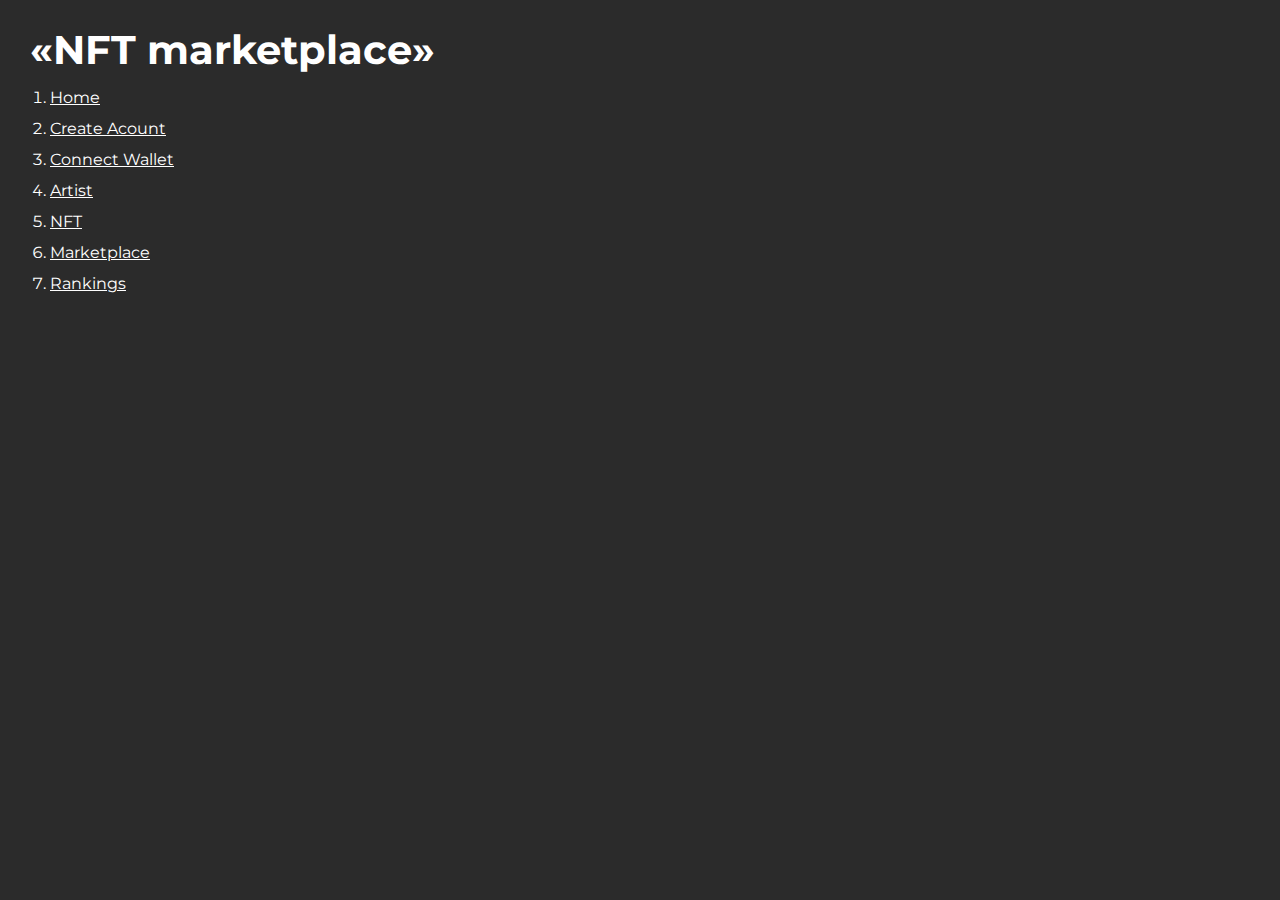
<file: index.html>
<!DOCTYPE html>
<html lang="en">

<head>
	<meta charset="UTF-8">
	<meta name="viewport" content="width=device-width, initial-scale=1.0">
	<title>Верстка «NFT marketplace»</title>
	<style>
		@import url("https://fonts.googleapis.com/css?family=Montserrat:regular,700&display=swap");

		*,
		*::before,
		*::after {
			padding: 0px;
			margin: 0px;
			border: 0px;
			box-sizing: border-box;
		}

		html,
		body {
			height: 100%;
			margin: 0;
			padding: 0;
			min-width: 320px;
			width: 100%;
			color: #fff;
			background-color: #2B2B2B;
			;
		}

		body {
			font-family: Montserrat;
			font-size: 100%;
			line-height: 1;
			font-size: 1rem;
		}

		a {
			text-decoration: underline;
			color: #fff;
		}

		a:visited {
			text-decoration: underline;
			color: #A259FF;
		}

		a:hover {
			text-decoration: none;
		}

		ul li {
			list-style: none;
		}

		img {
			vertical-align: top;
		}

		.wrapper {
			width: 100%;
			min-height: 100%;
			overflow: hidden;
		}

		.rootpage {
			padding: 30px;
			display: flex;
			flex-direction: column;
			align-items: flex-start;
		}

		@media (max-width: 767px) {
			.rootpage {
				padding: 30px 15px;
			}
		}

		h1 {
			color: #fff;
			font-size: 2.5rem;
			margin: 0px 0px 1.25rem 0px;
		}

		@media (max-width: 767px) {
			h1 {
				font-size: 1.85rem;
				margin: 0px 0px 1.25rem 0px;
			}
		}

		h2 {
			color: #fff;
			font-size: 1.25rem;
			margin: 0px 0px 1rem 0px;
		}

		@media (max-width: 767px) {
			h2 {
				font-size: 1.125rem;
				margin: 0px 0px 1rem 0px;
			}
		}

		.rootpage__info {
			line-height: 140%;
			margin: 0px 0px 1.5rem 0px;
		}

		.rootpage__list {
			margin: 0px 0px 2.25rem 1.25rem;
		}

		.rootpage__list li:not(:last-child) {
			margin: 0px 0px 15px 0px;
		}
	</style>
</head>

<body>
	<div class="rootpage">
		<h1>«NFT marketplace»</h1>
		<ol class="rootpage__list">
			<li><a target="_blank" href="home.html">Home</a></li>
			<li><a target="_blank" href="acount.html">Create Acount</a></li>
			<li><a target="_blank" href="connectwallet.html">Connect Wallet</a></li>
			<li><a target="_blank" href="artist.html">Artist</a></li>
			<li><a target="_blank" href="nft.html">NFT</a></li>
			<li><a target="_blank" href="marketplace.html">Marketplace</a>
			<li><a target="_blank" href="rankings.html">Rankings</a></li>
		</ol>
	</div>
</body>


</html>
</file>
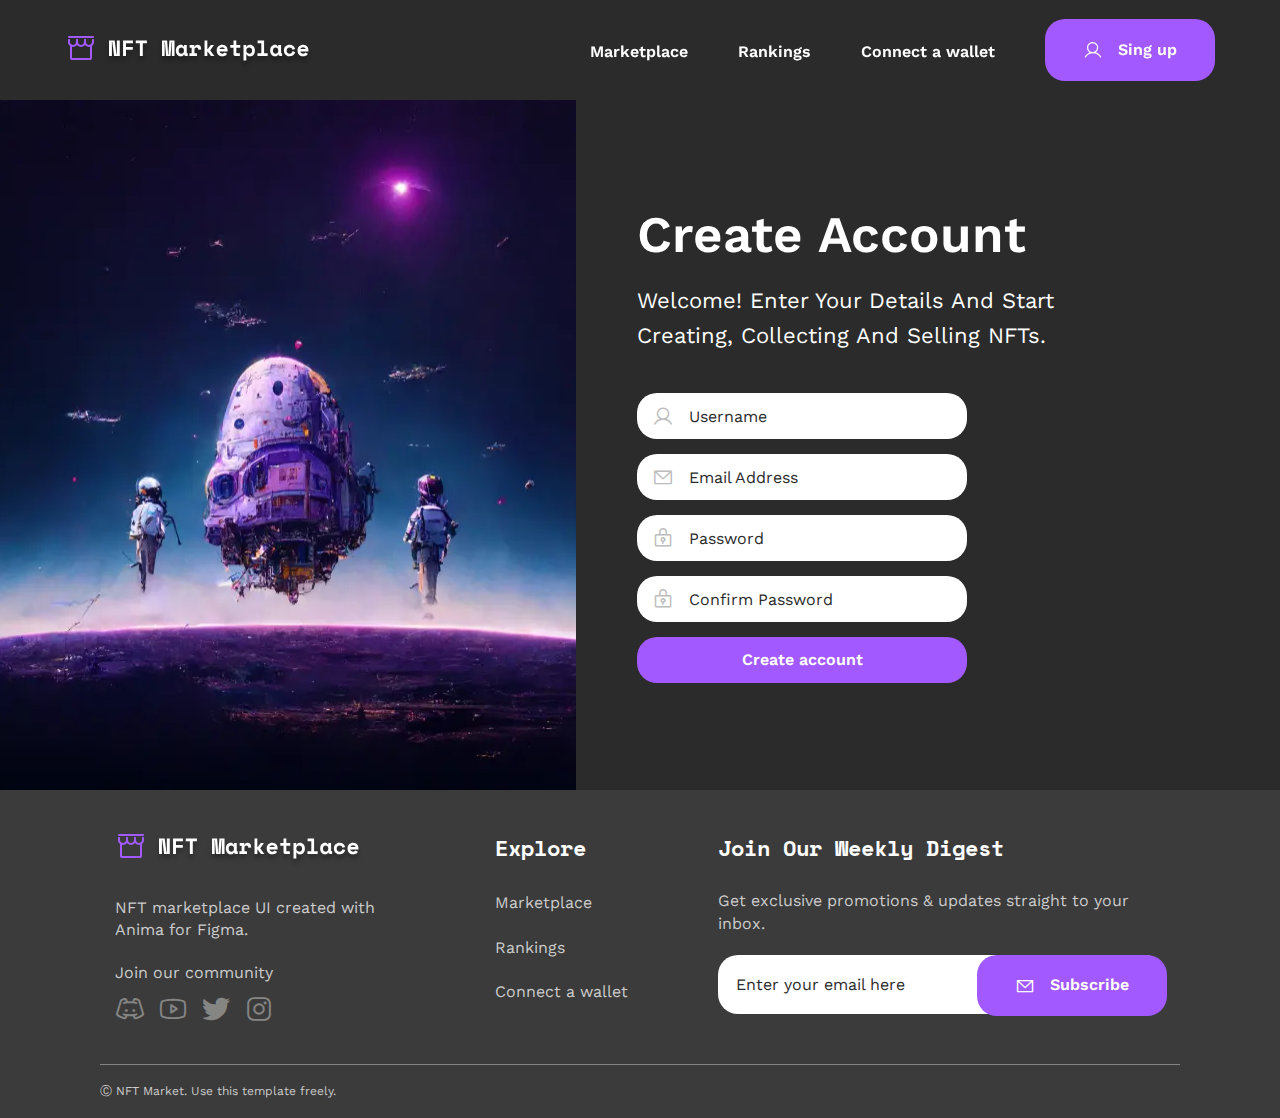
<file: acount.html>
<!DOCTYPE html>
<html lang="en">

<head>
	<title>Create acount</title>
	<meta charset="UTF-8">
	<meta name="format-detection" content="telephone=no">
	<!-- <style>body{opacity: 0;}</style> -->
	<link rel="stylesheet" href="css/style.min.css?_v=20230707194905">
	<link rel="shortcut icon" href="favicon.ico">
	<!-- <meta name="robots" content="noindex, nofollow"> -->
	<meta name="viewport" content="width=device-width, initial-scale=1.0">
</head>

<body>
	<div class="wrapper">
		<header class="header">
			<div class="header__container header__container--big">
				<a href="home.html" class="header__logo"><img src="img/logo.svg" alt="logo"></a>
				<div class="header__menu menu">
					<button type="button" class="menu__icon icon-menu">
						<span></span>
					</button>
					<nav class="menu__body">
						<ul class="menu__list">
							<li class="menu__item"><a href="marketplace.html" class="menu__link">Marketplace</a></li>
							<li class="menu__item"><a href="rankings.html" class="menu__link">Rankings</a></li>
							<li class="menu__item"><a href="connectwallet.html" class="menu__link">Connect a wallet</a></li>
							<li class="menu__item"><a href="acount.html" class="menu__button button button--medium _icon-user"><span>Sing
										up</span></a></li>
						</ul>
					</nav>
				</div>
			</div>

		</header>
		<main class="acount">
			<section class="acount__main main-acount">
				<div class="main-acount__container">
					<div class="main-acount__image">
						<picture><source srcset="img/create_acount.webp" type="image/webp"><img src="img/create_acount.jpg" alt="image"></picture>
					</div>
					<div class="main-acount__content">
						<div class="main-acount__block-title">
							<h2 class="main-acount__title">Create account</h2>
							<h3 class="main-acount__subtitle">Welcome! enter your details and start creating, collecting and selling NFTs.</h3>
						</div>
						<form action="#" class="main-acount__form form-acount">
							<div class="form-acount__line _icon-user">
								<input type="text" class="form-acount__input" placeholder="Username">
							</div>
							<div class="form-acount__line _icon-mail">
								<input type="email" data-required="email" class="form-acount__input" placeholder="Email Address">
							</div>
							<div class="form-acount__line _icon-lock">
								<input type="password" data-required class="form-acount__input" placeholder="Password">
							</div>
							<div class="form-acount__line _icon-lock">
								<input type="password" data-required class="form-acount__input" placeholder="Confirm Password">
							</div>
							<div class="form-acount__line">
								<button type="submit" class="form-acount__button button button--small">Create account</button>
							</div>
						</form>
					</div>
				</div>
			</section>
		</main>
		<footer id="footer" class="footer">
			<div class="footer__top">
				<div class="footer__container-main">
					<div class="footer__column">
						<a href="home.html" class="footer__logo"><img src="img/logo.svg" alt="logo"></a>
						<div class="footer__text">NFT marketplace UI created with Anima for Figma.</div>
						<div class="footer__social social">
							<div class="social__label">Join our community</div>
							<ul class="social__list">
								<li class="social__item"><a href="#footer" class="social__link _icon-discord"></a></li>
								<li class="social__item"><a href="#footer" class="social__link _icon-youtube"></a></li>
								<li class="social__item"><a href="#footer" class="social__link _icon-twitter"></a></li>
								<li class="social__item"><a href="#footer" class="social__link _icon-insta"></a></li>
							</ul>
						</div>
					</div>
					<div class="footer__column">
						<div class="footer__menu menu-footer">
							<div class="menu-footer__label">Explore</div>
							<nav class="menu-footer__nav">
								<ul class="menu-footer__list">
									<li class="menu-footer__item"><a href="#" class="menu-footer__link">Marketplace</a></li>
									<li class="menu-footer__item"><a href="#" class="menu-footer__link">Rankings</a></li>
									<li class="menu-footer__item"><a href="connectwallet.html" class="menu-footer__link">Connect a wallet</a></li>
								</ul>
							</nav>

						</div>
					</div>
					<div class="footer__column">
						<div class="footer__label">Join our weekly digest</div>
						<div class="footer__text">Get exclusive promotions & updates straight to your inbox.</div>
						<form action="#" class="footer__form form-footer">
							<div class="form-footer__line">
								<input type="email" data-required class="form-footer__input" placeholder="Enter your email here">
								<button class="form-footer__button button button--medium button--form _icon-mail" type="submit"><span>Subscribe</span></button>
							</div>
						</form>
					</div>
				</div>
			</div>
			<div class="footer__bottom">
				<div class="footer__container">
					Ⓒ NFT Market. Use this template freely.
				</div>
			</div>
		</footer>
	</div>
	<script src="js/app.min.js?_v=20230707194905"></script>
</body>

</html>
</file>
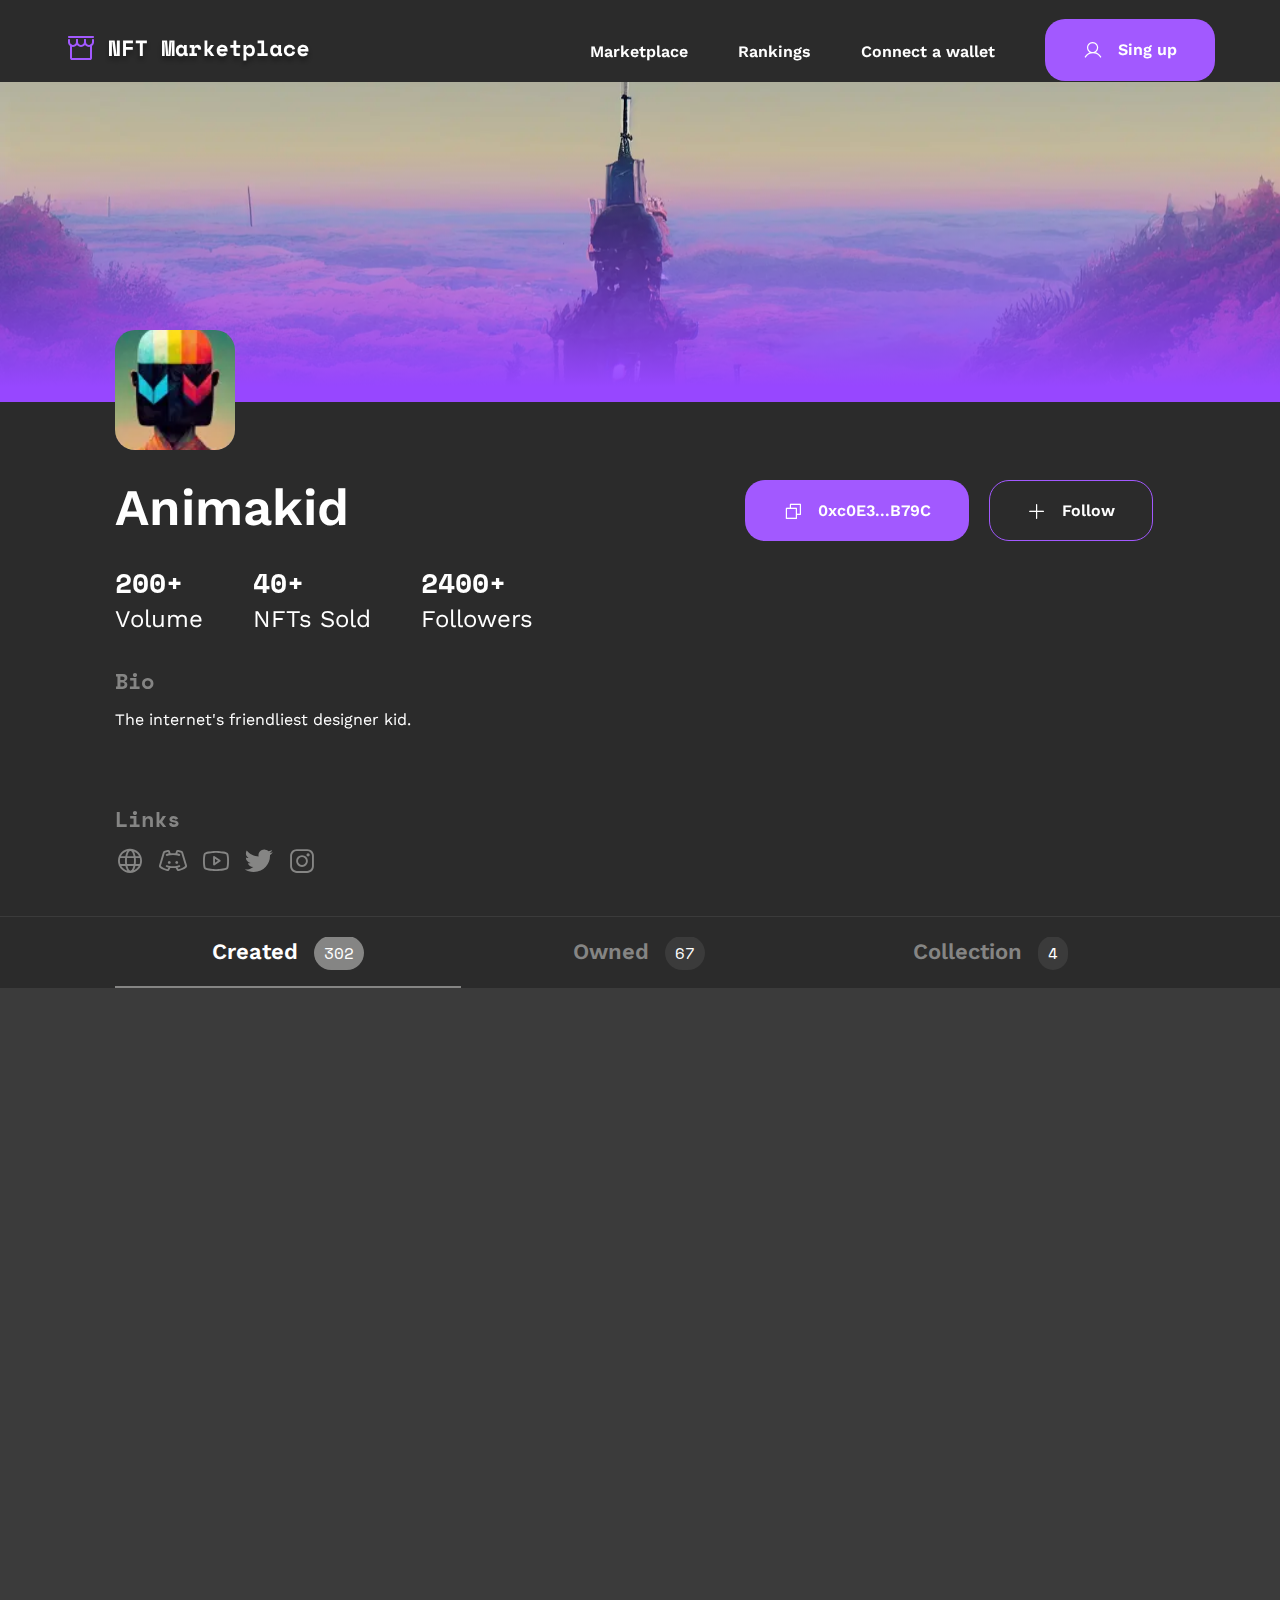
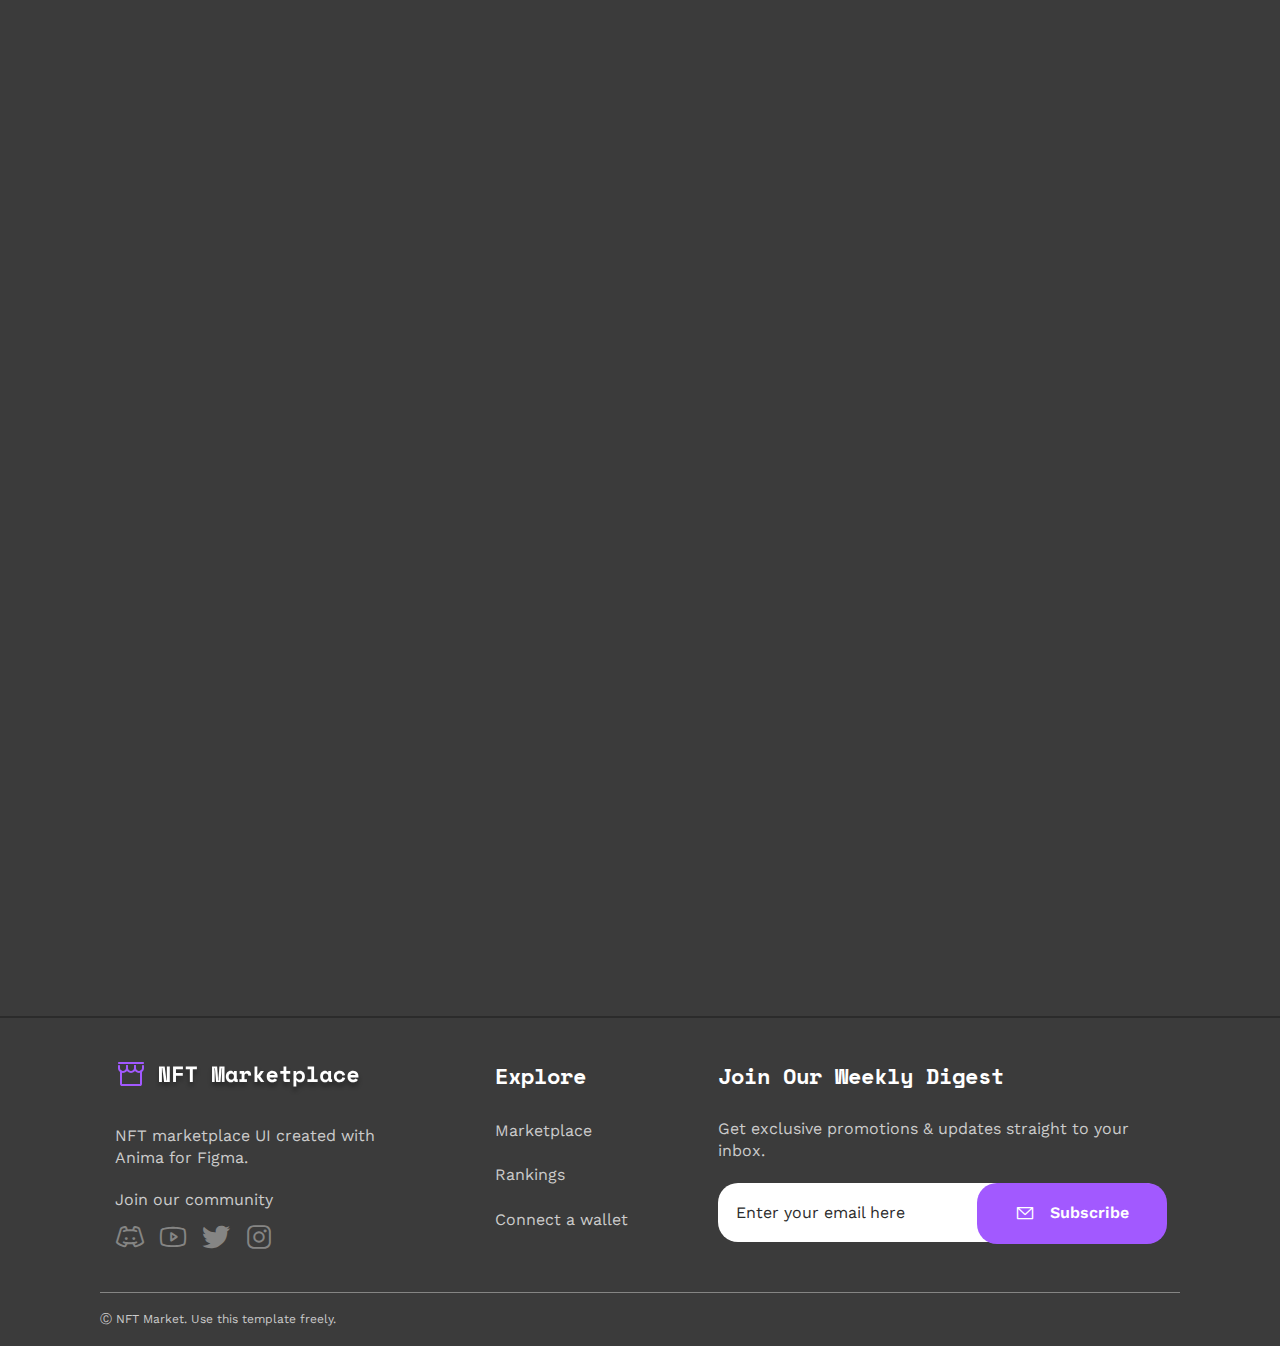
<file: artist.html>
<!DOCTYPE html>
<html lang="en">

<head>
	<title>Artist page</title>
	<meta charset="UTF-8">
	<meta name="format-detection" content="telephone=no">
	<!-- <style>body{opacity: 0;}</style> -->
	<link rel="stylesheet" href="css/style.min.css?_v=20230707194905">
	<link rel="shortcut icon" href="favicon.ico">
	<!-- <meta name="robots" content="noindex, nofollow"> -->
	<meta name="viewport" content="width=device-width, initial-scale=1.0">
</head>

<body>
	<div class="wrapper">
		<header class="header">
			<div class="header__container header__container--big">
				<a href="home.html" class="header__logo"><img src="img/logo.svg" alt="logo"></a>
				<div class="header__menu menu">
					<button type="button" class="menu__icon icon-menu">
						<span></span>
					</button>
					<nav class="menu__body">
						<ul class="menu__list">
							<li class="menu__item"><a href="marketplace.html" class="menu__link">Marketplace</a></li>
							<li class="menu__item"><a href="rankings.html" class="menu__link">Rankings</a></li>
							<li class="menu__item"><a href="connectwallet.html" class="menu__link">Connect a wallet</a></li>
							<li class="menu__item"><a href="acount.html" class="menu__button button button--medium _icon-user"><span>Sing
										up</span></a></li>
						</ul>
					</nav>
				</div>
			</div>

		</header>
		<main class="artist">
			<div data-prlx-parent data-smooth="1" data-center="center" class="artist__main main-artist">
				<div data-prlx data-coefficient="10" class="main-artist__image">
					<picture><source srcset="img/artist_image.webp" type="image/webp"><img src="img/artist_image.png" alt="image"></picture>
				</div>

			</div>
			<section data-prlx-parent data-smooth="1" data-center="center" class="artist__page page-artist">
				<div class="page-artist__container">
					<div data-prlx data-coefficient="7" class="page-artist__avatar-image">
						<picture><source srcset="img/avatars/avatar_14.webp" type="image/webp"><img src="img/avatars/avatar_14.jpg" alt="image"></picture>
					</div>
					<div class="page-artist__content">
						<div class="page-artist__body">
							<h1 class="page-artist__title">Animakid</h1>
							<div class="page-artist__advantages advantages">
								<div class="advantages__item">
									<div class="advantages__value"><span data-digits-counter="1500">250</span>+</div>
									<div class="advantages__text">Volume</div>
								</div>
								<div class="advantages__item">
									<div class="advantages__value"><span data-digits-counter="1500">50</span>+</div>
									<div class="advantages__text">NFTs Sold</div>
								</div>
								<div class="advantages__item">
									<div class="advantages__value"><span data-digits-counter="1500">3000</span>+</div>
									<div class="advantages__text">Followers</div>
								</div>
							</div>
							<div class="page-artist__bio bio">
								<div class="bio__label">Bio</div>
								<div class="bio__text">The internet's friendliest designer kid.</div>
							</div>
							<div class="page-artist social">
								<div class="social__artist-label">Links</div>
								<ul class="social__list">
									<li class="social__item"><a href="#footer" class="social__link _icon-globe"></a>
									</li>
									<li class="social__item"><a href="#footer" class="social__link _icon-discord"></a>
									</li>
									<li class="social__item"><a href="#footer" class="social__link _icon-youtube"></a>
									</li>
									<li class="social__item"><a href="#footer" class="social__link _icon-twitter"></a>
									</li>
									<li class="social__item"><a href="#footer" class="social__link _icon-insta"></a>
									</li>
								</ul>
							</div>
						</div>
						<div data-da=".page-artist__body, 991.98, 1" class="page-artist__actions">
							<button type="button" class="page-artist__button button button--medium _icon-copy"><span>0xc0E3...B79C</span></button>
							<button type="button" class="page-artist__button button button--medium button--transparent _icon-plus"><span>Follow</span></button>
						</div>
					</div>

				</div>
			</section>

			<div id="artist_cat" class="artist__categories categories-artist">
				<div class="categories-artist__body-navigation">
					<div class="categories-artist__container">
						<nav class="categories-artist__navigation navigation-categories">
							<button type="button" class="navigation-categories__button _active">Created<span class="navigation-categories__count">302</span></button>
							<button type="button" class="navigation-categories__button">owned<span class="navigation-categories__count">67</span></button>
							<button type="button" class="navigation-categories__button">Collection<span class="navigation-categories__count">4</span></button>
						</nav>
					</div>
				</div>
				<div class="categories-artist__body-items">
					<div class="categories-artist__container">
						<div class="categories-artist__items">
							<article data-watch-once data-watch class="categories-artist__item item-discover">
								<a href="#artist_cat" class="item-discover__image-ibg">
									<picture><source srcset="img/discover/discover_1.webp" type="image/webp"><img src="img/discover/discover_1.jpg" alt="image"></picture>
								</a>
								<div class="item-discover__body">
									<h5 class="item-discover__title"><a href="#artist_cat">Distant Galaxy</a></h5>
									<a href="#artist_cat" class="item-discover__avatar avatar">
										<div class="avatar__image">
											<picture><source srcset="img/avatars/avatar_14.webp" type="image/webp"><img src="img/avatars/avatar_14.jpg" alt="avatar"></picture>
										</div>
										<div class="avatar__nik">Animakid</div>
									</a>
									<div class="item-discover__block-price">
										<div class="item-discover__price">Price<span>1.63 ETH</span></div>
										<div class="item-discover__highest">Highest Bid<span>0.33 wETH</span></div>
									</div>
								</div>
							</article>
							<article data-watch-once data-watch class="categories-artist__item item-discover">
								<a href="#artist_cat" class="item-discover__image-ibg">
									<picture><source srcset="img/discover/discover_2.webp" type="image/webp"><img src="img/discover/discover_2.jpg" alt="image"></picture>
								</a>
								<div class="item-discover__body">
									<h5 class="item-discover__title"><a href="#artist_cat">Life On Edena</a></h5>
									<a href="#artist_cat" class="item-discover__avatar avatar">
										<div class="avatar__image">
											<picture><source srcset="img/avatars/avatar_14.webp" type="image/webp"><img src="img/avatars/avatar_14.jpg" alt="avatar"></picture>
										</div>
										<div class="avatar__nik">Animakid</div>
									</a>
									<div class="item-discover__block-price">
										<div class="item-discover__price">Price<span>1.63 ETH</span></div>
										<div class="item-discover__highest">Highest Bid<span>0.33 wETH</span></div>
									</div>
								</div>
							</article>
							<article data-watch-once data-watch class="categories-artist__item item-discover">
								<a href="#artist_cat" class="item-discover__image-ibg">
									<picture><source srcset="img/discover/discover_3.webp" type="image/webp"><img src="img/discover/discover_3.jpg" alt="image"></picture>
								</a>
								<div class="item-discover__body">
									<h5 class="item-discover__title"><a href="#artist_cat">AstroFiction</a></h5>
									<a href="#artist_cat" class="item-discover__avatar avatar">
										<div class="avatar__image">
											<picture><source srcset="img/avatars/avatar_14.webp" type="image/webp"><img src="img/avatars/avatar_14.jpg" alt="avatar"></picture>
										</div>
										<div class="avatar__nik">Animakid</div>
									</a>
									<div class="item-discover__block-price">
										<div class="item-discover__price">Price<span>1.63 ETH</span></div>
										<div class="item-discover__highest">Highest Bid<span>0.33 wETH</span></div>
									</div>
								</div>
							</article>
							<article data-watch-once data-watch class="categories-artist__item item-discover">
								<a href="#artist_cat" class="item-discover__image-ibg">
									<picture><source srcset="img/discover/discover_4.webp" type="image/webp"><img src="img/discover/discover_4.jpg" alt="image"></picture>
								</a>
								<div class="item-discover__body">
									<h5 class="item-discover__title"><a href="#artist_cat">CryptoCity</a></h5>
									<a href="#artist_cat" class="item-discover__avatar avatar">
										<div class="avatar__image">
											<picture><source srcset="img/avatars/avatar_14.webp" type="image/webp"><img src="img/avatars/avatar_14.jpg" alt="avatar"></picture>
										</div>
										<div class="avatar__nik">Animakid</div>
									</a>
									<div class="item-discover__block-price">
										<div class="item-discover__price">Price<span>1.63 ETH</span></div>
										<div class="item-discover__highest">Highest Bid<span>0.33 wETH</span></div>
									</div>
								</div>
							</article>
							<article data-watch-once data-watch class="categories-artist__item item-discover">
								<a href="#artist_cat" class="item-discover__image-ibg">
									<picture><source srcset="img/discover/discover_5.webp" type="image/webp"><img src="img/discover/discover_5.jpg" alt="image"></picture>
								</a>
								<div class="item-discover__body">
									<h5 class="item-discover__title"><a href="#artist_cat">ColorfulDog 0524</a></h5>
									<a href="#artist_cat" class="item-discover__avatar avatar">
										<div class="avatar__image">
											<picture><source srcset="img/avatars/avatar_14.webp" type="image/webp"><img src="img/avatars/avatar_14.jpg" alt="avatar"></picture>
										</div>
										<div class="avatar__nik">Animakid</div>
									</a>
									<div class="item-discover__block-price">
										<div class="item-discover__price">Price<span>1.63 ETH</span></div>
										<div class="item-discover__highest">Highest Bid<span>0.33 wETH</span></div>
									</div>
								</div>
							</article>
							<article data-watch-once data-watch class="categories-artist__item item-discover">
								<a href="#artist_cat" class="item-discover__image-ibg">
									<picture><source srcset="img/discover/discover_6.webp" type="image/webp"><img src="img/discover/discover_6.jpg" alt="image"></picture>
								</a>
								<div class="item-discover__body">
									<h5 class="item-discover__title"><a href="#artist_cat">Space Tales</a></h5>
									<a href="#artist_cat" class="item-discover__avatar avatar">
										<div class="avatar__image">
											<picture><source srcset="img/avatars/avatar_14.webp" type="image/webp"><img src="img/avatars/avatar_14.jpg" alt="avatar"></picture>
										</div>
										<div class="avatar__nik">Animakid</div>
									</a>
									<div class="item-discover__block-price">
										<div class="item-discover__price">Price<span>1.63 ETH</span></div>
										<div class="item-discover__highest">Highest Bid<span>0.33 wETH</span></div>
									</div>
								</div>
							</article>
							<article data-watch-once data-watch class="categories-artist__item item-discover">
								<a href="#artist_cat" class="item-discover__image-ibg">
									<picture><source srcset="img/discover/discover_7.webp" type="image/webp"><img src="img/discover/discover_7.jpg" alt="image"></picture>
								</a>
								<div class="item-discover__body">
									<h5 class="item-discover__title"><a href="#artist_cat">Cherry Blossom Girl
											037</a></h5>
									<a href="#artist_cat" class="item-discover__avatar avatar">
										<div class="avatar__image">
											<picture><source srcset="img/avatars/avatar_14.webp" type="image/webp"><img src="img/avatars/avatar_14.jpg" alt="avatar"></picture>
										</div>
										<div class="avatar__nik">Animakid</div>
									</a>
									<div class="item-discover__block-price">
										<div class="item-discover__price">Price<span>1.63 ETH</span></div>
										<div class="item-discover__highest">Highest Bid<span>0.33 wETH</span></div>
									</div>
								</div>
							</article>
							<article data-watch-once data-watch class="categories-artist__item item-discover">
								<a href="#artist_cat" class="item-discover__image-ibg">
									<picture><source srcset="img/discover/discover_8.webp" type="image/webp"><img src="img/discover/discover_8.jpg" alt="image"></picture>
								</a>
								<div class="item-discover__body">
									<h5 class="item-discover__title"><a href="#artist_cat">Dancing Robots 0987</a>
									</h5>
									<a href="#artist_cat" class="item-discover__avatar avatar">
										<div class="avatar__image">
											<picture><source srcset="img/avatars/avatar_14.webp" type="image/webp"><img src="img/avatars/avatar_14.jpg" alt="avatar"></picture>
										</div>
										<div class="avatar__nik">Animakid</div>
									</a>
									<div class="item-discover__block-price">
										<div class="item-discover__price">Price<span>1.63 ETH</span></div>
										<div class="item-discover__highest">Highest Bid<span>0.33 wETH</span></div>
									</div>
								</div>
							</article>
							<article data-watch-once data-watch class="categories-artist__item item-discover">
								<a href="#artist_cat" class="item-discover__image-ibg">
									<picture><source srcset="img/discover/discover_9.webp" type="image/webp"><img src="img/discover/discover_9.jpg" alt="image"></picture>
								</a>
								<div class="item-discover__body">
									<h5 class="item-discover__title"><a href="#artist_cat">IceCream Ape</a></h5>
									<a href="#artist_cat" class="item-discover__avatar avatar">
										<div class="avatar__image">
											<picture><source srcset="img/avatars/avatar_14.webp" type="image/webp"><img src="img/avatars/avatar_14.jpg" alt="avatar"></picture>
										</div>
										<div class="avatar__nik">Animakid</div>
									</a>
									<div class="item-discover__block-price">
										<div class="item-discover__price">Price<span>1.63 ETH</span></div>
										<div class="item-discover__highest">Highest Bid<span>0.33 wETH</span></div>
									</div>
								</div>
							</article>
						</div>
					</div>

				</div>
			</div>
		</main>
		<footer id="footer" class="footer">
			<div class="footer__top">
				<div class="footer__container-main">
					<div class="footer__column">
						<a href="home.html" class="footer__logo"><img src="img/logo.svg" alt="logo"></a>
						<div class="footer__text">NFT marketplace UI created with Anima for Figma.</div>
						<div class="footer__social social">
							<div class="social__label">Join our community</div>
							<ul class="social__list">
								<li class="social__item"><a href="#footer" class="social__link _icon-discord"></a></li>
								<li class="social__item"><a href="#footer" class="social__link _icon-youtube"></a></li>
								<li class="social__item"><a href="#footer" class="social__link _icon-twitter"></a></li>
								<li class="social__item"><a href="#footer" class="social__link _icon-insta"></a></li>
							</ul>
						</div>
					</div>
					<div class="footer__column">
						<div class="footer__menu menu-footer">
							<div class="menu-footer__label">Explore</div>
							<nav class="menu-footer__nav">
								<ul class="menu-footer__list">
									<li class="menu-footer__item"><a href="#" class="menu-footer__link">Marketplace</a></li>
									<li class="menu-footer__item"><a href="#" class="menu-footer__link">Rankings</a></li>
									<li class="menu-footer__item"><a href="connectwallet.html" class="menu-footer__link">Connect a wallet</a></li>
								</ul>
							</nav>

						</div>
					</div>
					<div class="footer__column">
						<div class="footer__label">Join our weekly digest</div>
						<div class="footer__text">Get exclusive promotions & updates straight to your inbox.</div>
						<form action="#" class="footer__form form-footer">
							<div class="form-footer__line">
								<input type="email" data-required class="form-footer__input" placeholder="Enter your email here">
								<button class="form-footer__button button button--medium button--form _icon-mail" type="submit"><span>Subscribe</span></button>
							</div>
						</form>
					</div>
				</div>
			</div>
			<div class="footer__bottom">
				<div class="footer__container">
					Ⓒ NFT Market. Use this template freely.
				</div>
			</div>
		</footer>
	</div>
	<script src="js/app.min.js?_v=20230707194905"></script>
</body>

</html>
</file>
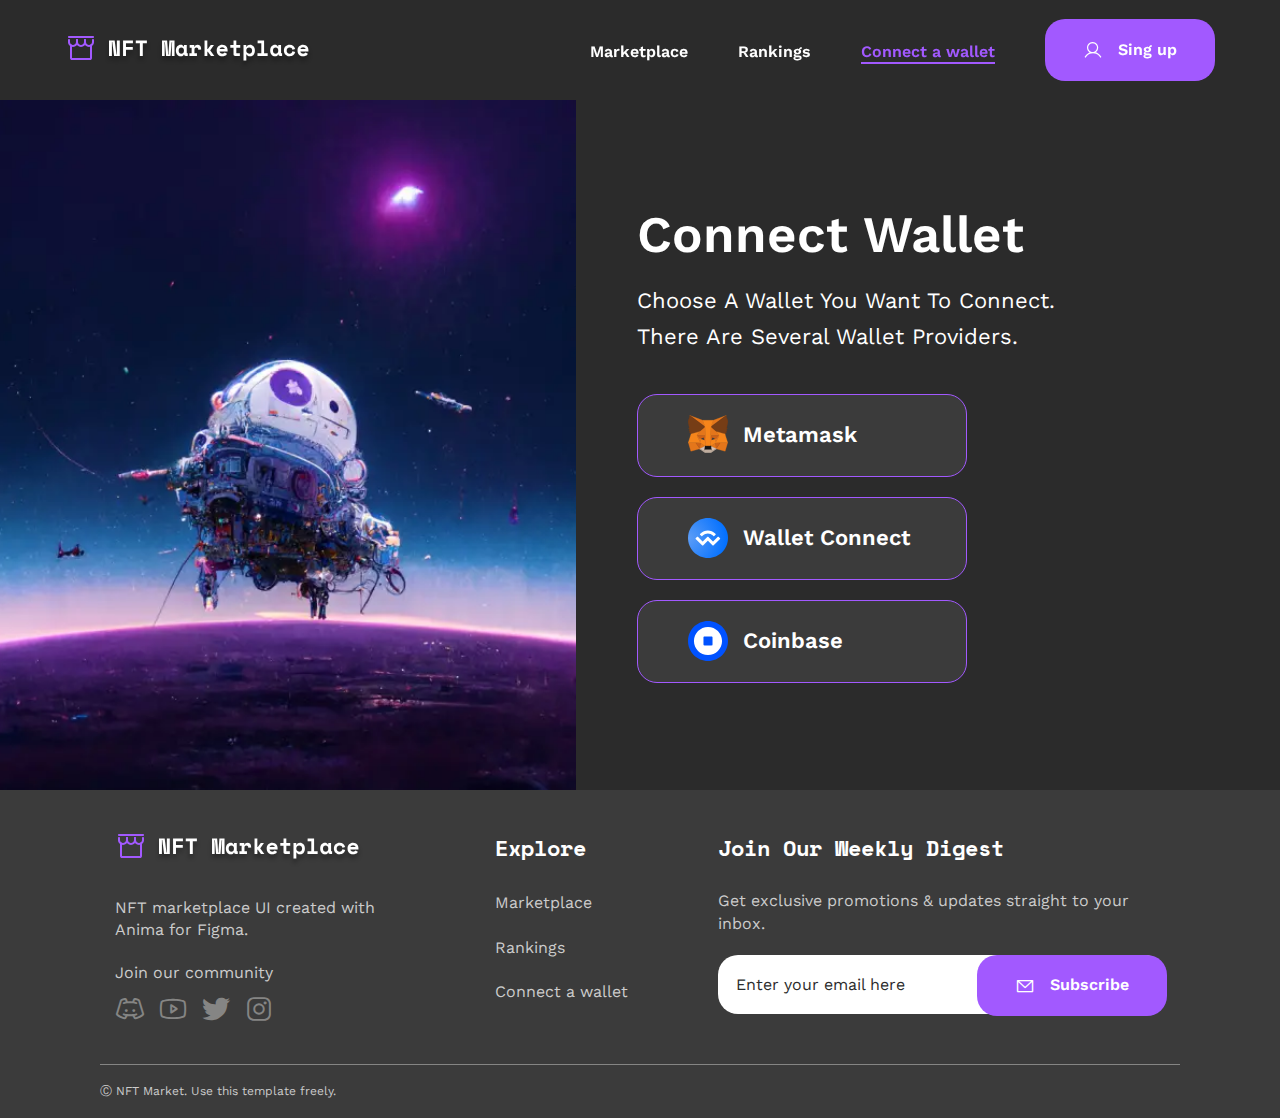
<file: connectwallet.html>
<!DOCTYPE html>
<html lang="en">

<head>
	<title>Connect Wallet</title>
	<meta charset="UTF-8">
	<meta name="format-detection" content="telephone=no">
	<!-- <style>body{opacity: 0;}</style> -->
	<link rel="stylesheet" href="css/style.min.css?_v=20230707194905">
	<link rel="shortcut icon" href="favicon.ico">
	<!-- <meta name="robots" content="noindex, nofollow"> -->
	<meta name="viewport" content="width=device-width, initial-scale=1.0">
</head>

<body>
	<div class="wrapper">
		<header class="header">
			<div class="header__container header__container--big">
				<a href="home.html" class="header__logo"><img src="img/logo.svg" alt="logo"></a>
				<div class="header__menu menu">
					<button type="button" class="menu__icon icon-menu">
						<span></span>
					</button>
					<nav class="menu__body">
						<ul class="menu__list">
							<li class="menu__item"><a href="marketplace.html" class="menu__link">Marketplace</a></li>
							<li class="menu__item"><a href="rankings.html" class="menu__link">Rankings</a></li>
							<li class="menu__item"><a href="connectwallet.html" class="menu__link">Connect a wallet</a></li>
							<li class="menu__item"><a href="acount.html" class="menu__button button button--medium _icon-user"><span>Sing
										up</span></a></li>
						</ul>
					</nav>
				</div>
			</div>

		</header>
		<main class="connect">
			<section class="connect__main main-connect">
				<div class="main-connect__container">
					<div class="main-connect__image">
						<picture><source srcset="img/connect_image.webp" type="image/webp"><img src="img/connect_image.jpg" alt="image"></picture>
					</div>
					<div class="main-connect__content">
						<div class="main-connect__block-title">
							<h2 class="main-connect__title">Connect wallet</h2>
							<h3 class="main-connect__subtitle">Choose a wallet you want to connect. There are several wallet providers.</h3>
						</div>
						<div data-watch-once data-watch class="main-connect__item"><button type="button" class="main-connect__button main-connect__button--metamask button button--transparent">Metamask</button>
						</div>
						<div data-watch-once data-watch class="main-connect__item"><button class="main-connect__button main-connect__button--wallet button button--transparent">Wallet Connect</button>
						</div>
						<div data-watch-once data-watch class="main-connect__item"><button type="button" class="main-connect__button button main-connect__button--coinbase button--transparent">Coinbase</button>
						</div>

					</div>
				</div>
			</section>
		</main>
		<footer id="footer" class="footer">
			<div class="footer__top">
				<div class="footer__container-main">
					<div class="footer__column">
						<a href="home.html" class="footer__logo"><img src="img/logo.svg" alt="logo"></a>
						<div class="footer__text">NFT marketplace UI created with Anima for Figma.</div>
						<div class="footer__social social">
							<div class="social__label">Join our community</div>
							<ul class="social__list">
								<li class="social__item"><a href="#footer" class="social__link _icon-discord"></a></li>
								<li class="social__item"><a href="#footer" class="social__link _icon-youtube"></a></li>
								<li class="social__item"><a href="#footer" class="social__link _icon-twitter"></a></li>
								<li class="social__item"><a href="#footer" class="social__link _icon-insta"></a></li>
							</ul>
						</div>
					</div>
					<div class="footer__column">
						<div class="footer__menu menu-footer">
							<div class="menu-footer__label">Explore</div>
							<nav class="menu-footer__nav">
								<ul class="menu-footer__list">
									<li class="menu-footer__item"><a href="#" class="menu-footer__link">Marketplace</a></li>
									<li class="menu-footer__item"><a href="#" class="menu-footer__link">Rankings</a></li>
									<li class="menu-footer__item"><a href="connectwallet.html" class="menu-footer__link">Connect a wallet</a></li>
								</ul>
							</nav>

						</div>
					</div>
					<div class="footer__column">
						<div class="footer__label">Join our weekly digest</div>
						<div class="footer__text">Get exclusive promotions & updates straight to your inbox.</div>
						<form action="#" class="footer__form form-footer">
							<div class="form-footer__line">
								<input type="email" data-required class="form-footer__input" placeholder="Enter your email here">
								<button class="form-footer__button button button--medium button--form _icon-mail" type="submit"><span>Subscribe</span></button>
							</div>
						</form>
					</div>
				</div>
			</div>
			<div class="footer__bottom">
				<div class="footer__container">
					Ⓒ NFT Market. Use this template freely.
				</div>
			</div>
		</footer>
	</div>
	<script src="js/app.min.js?_v=20230707194905"></script>
</body>

</html>
</file>
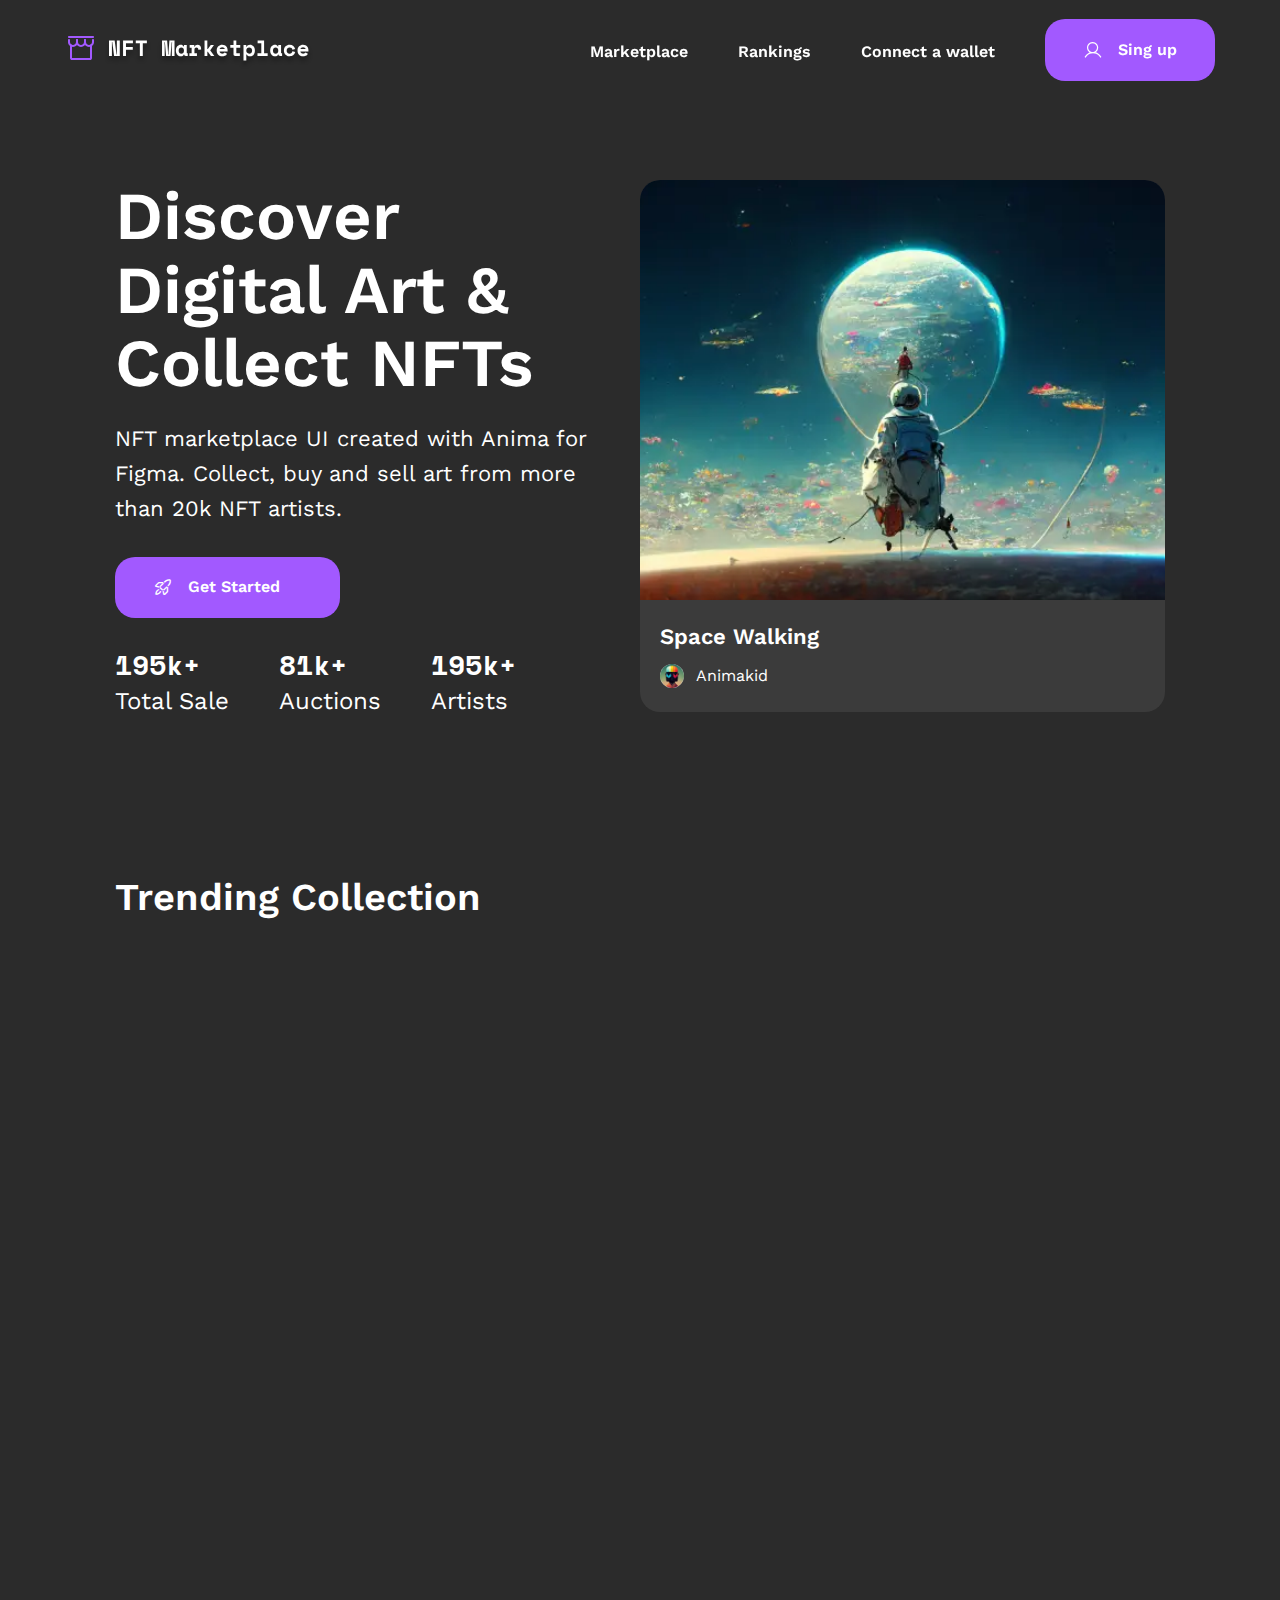
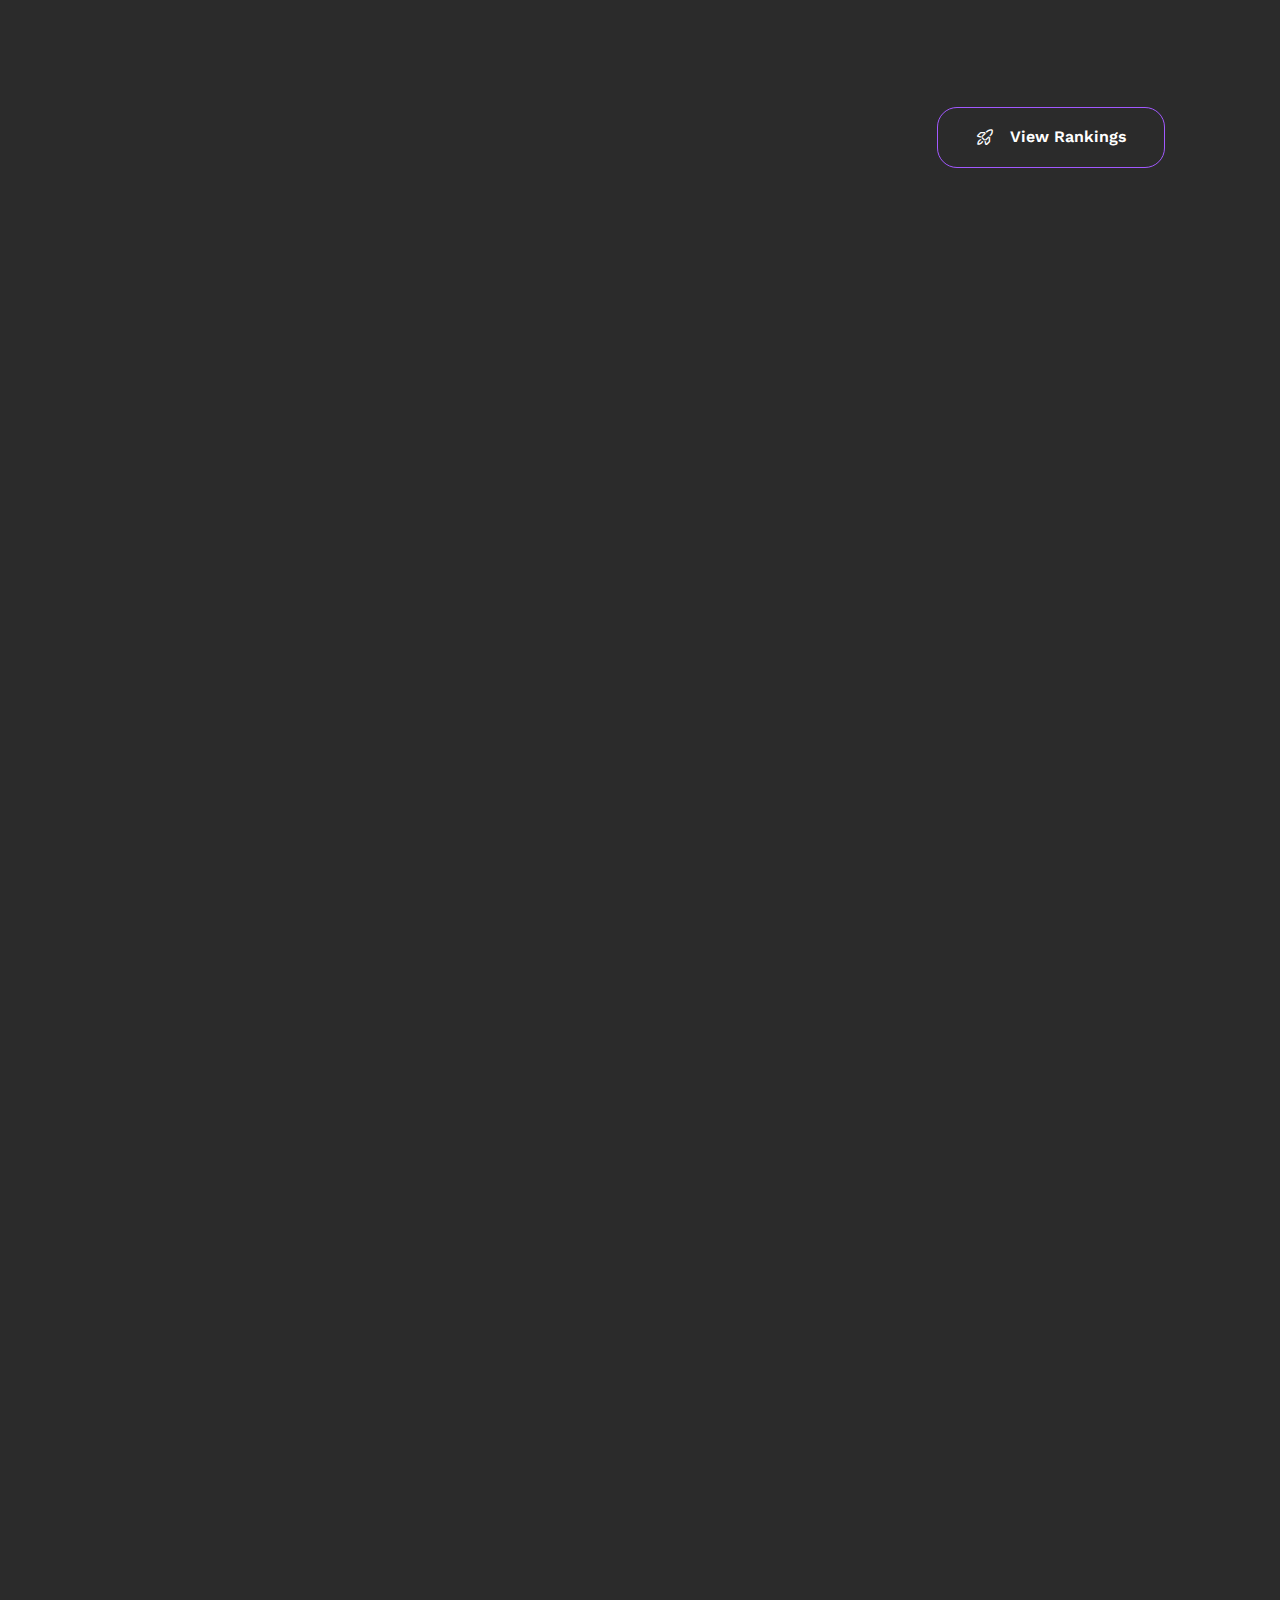
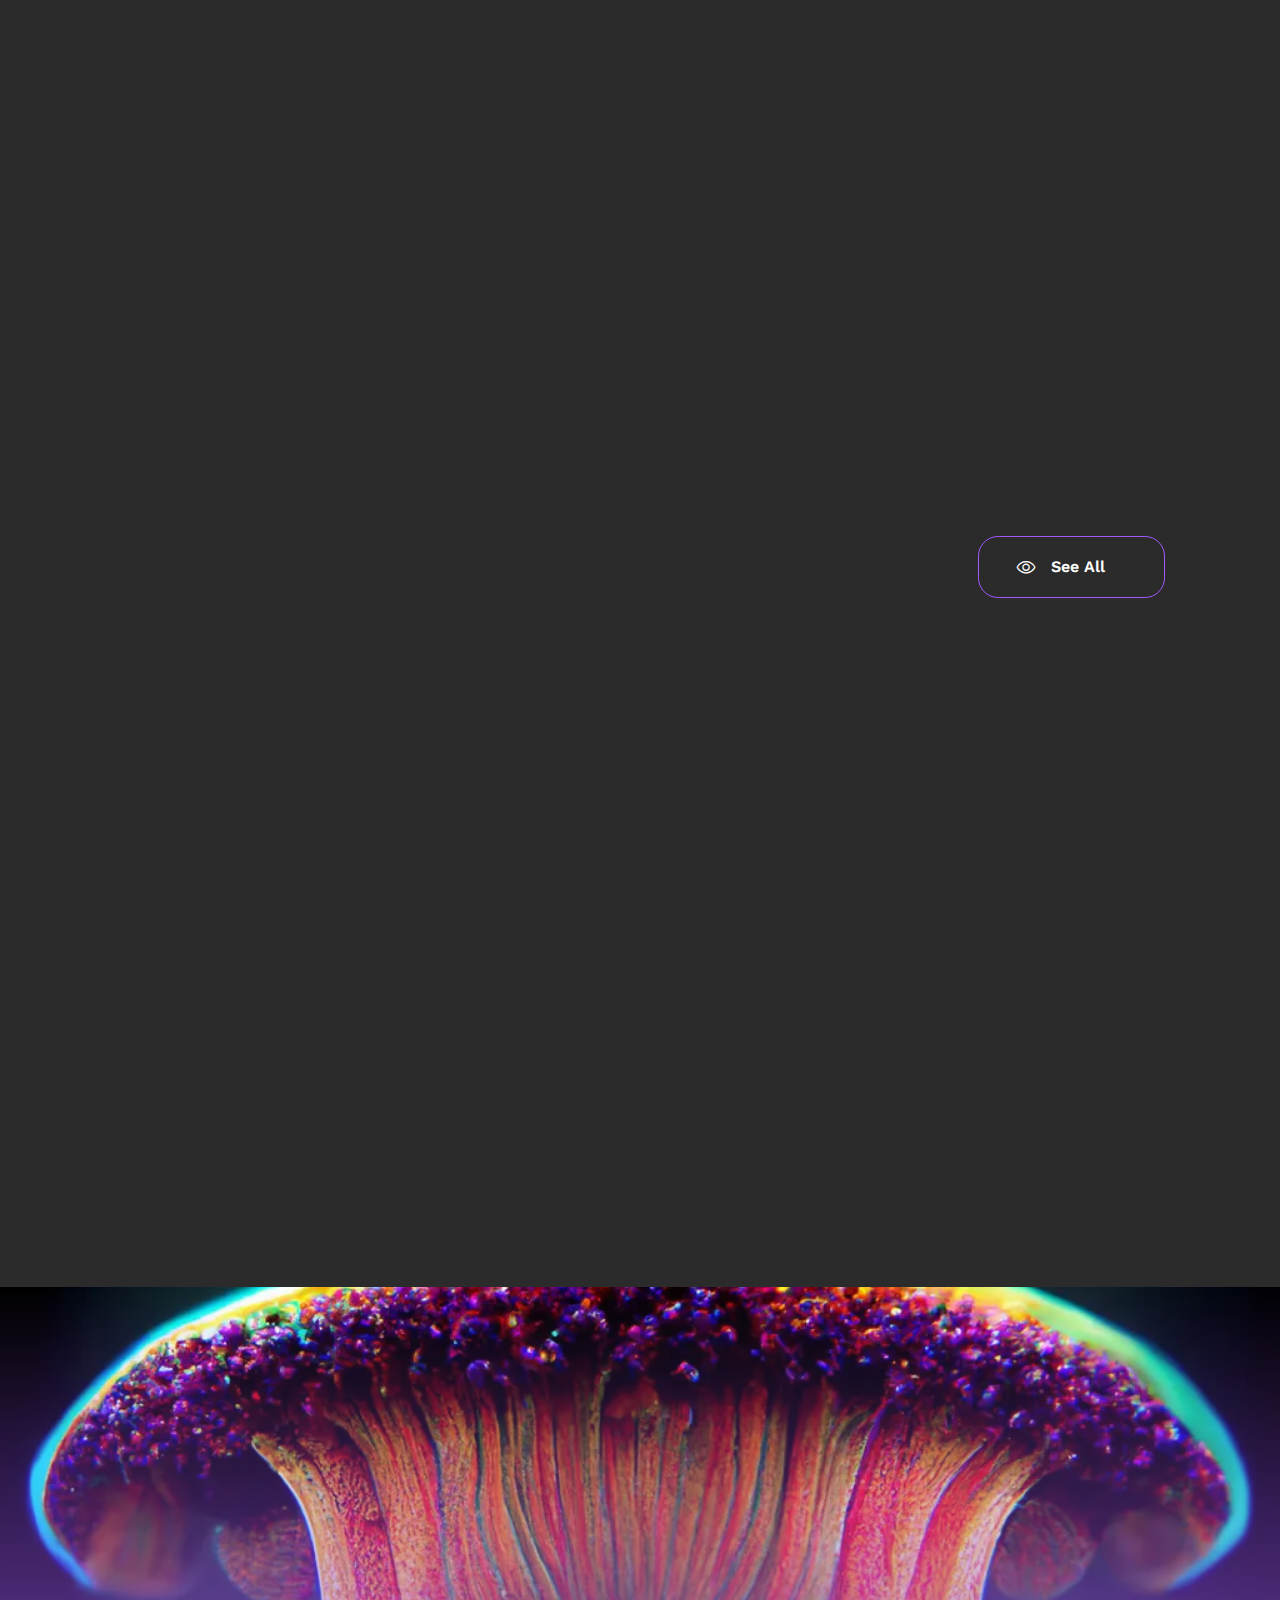
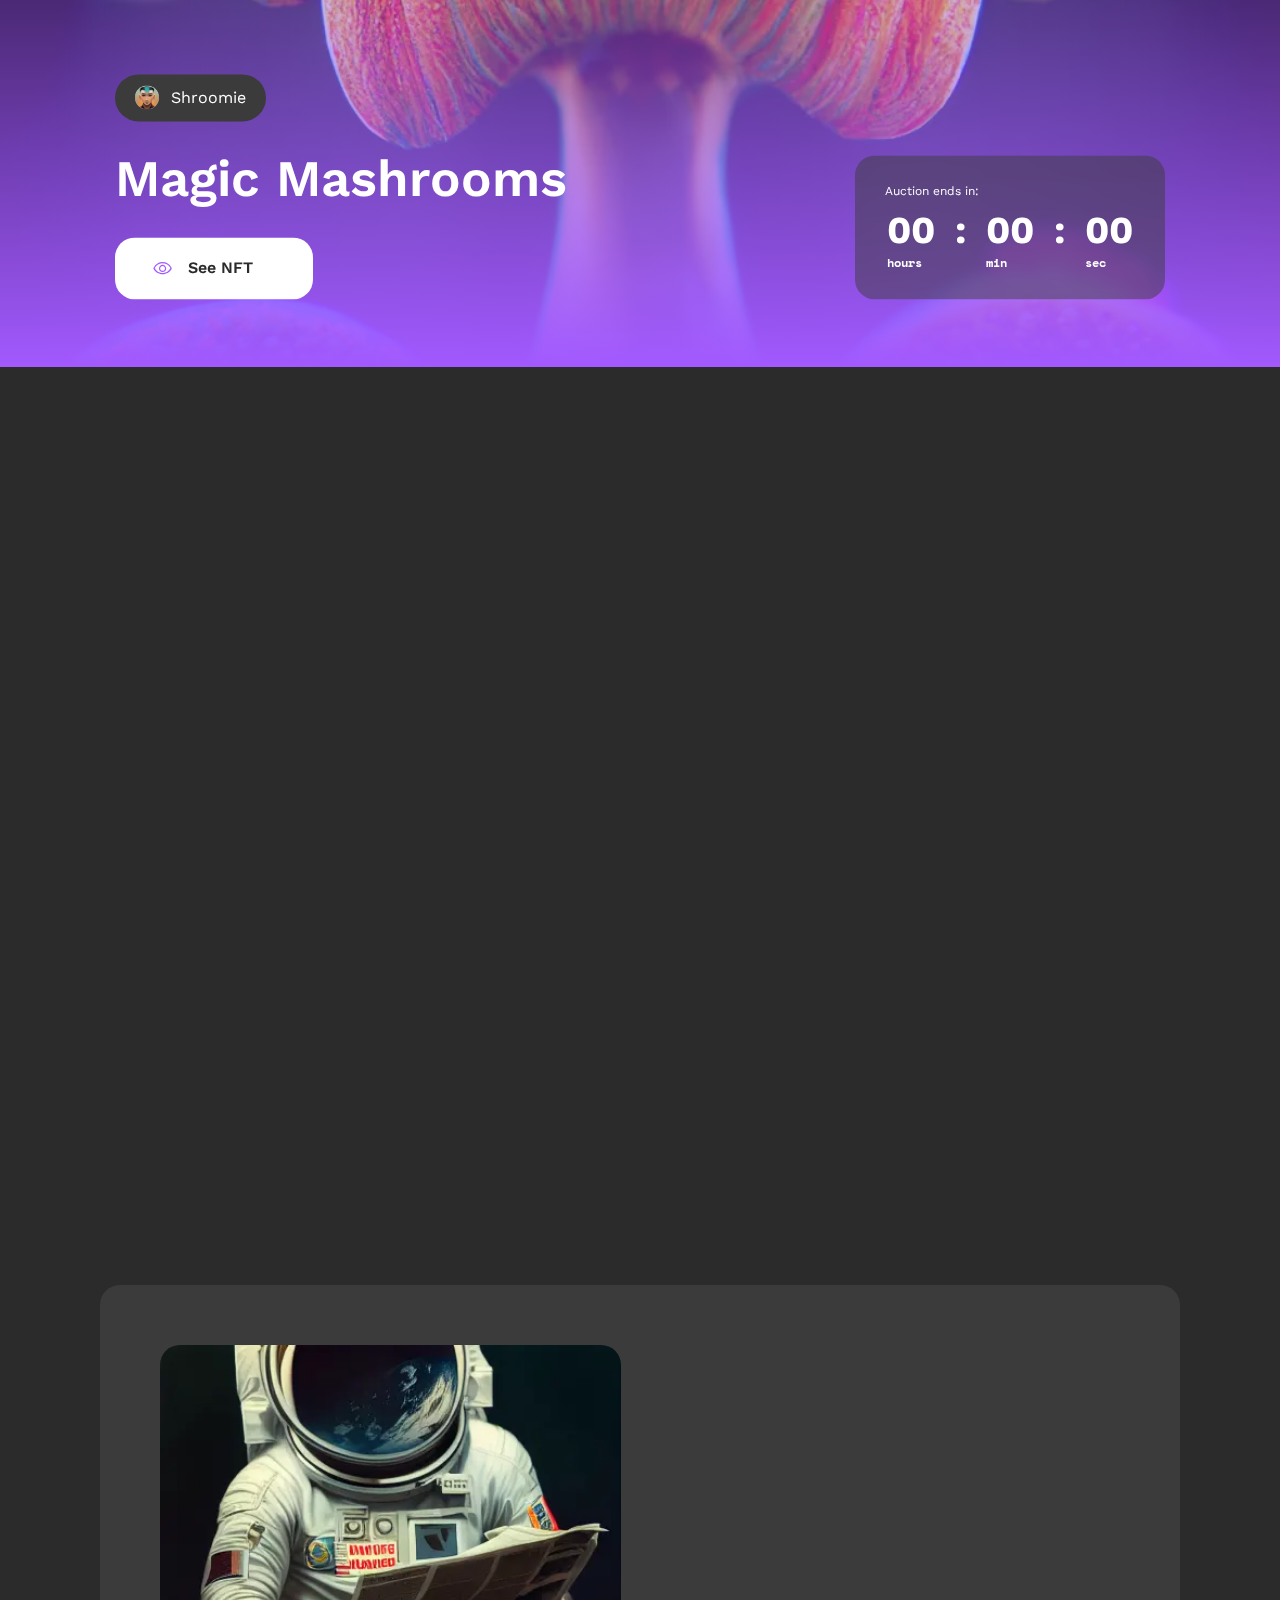
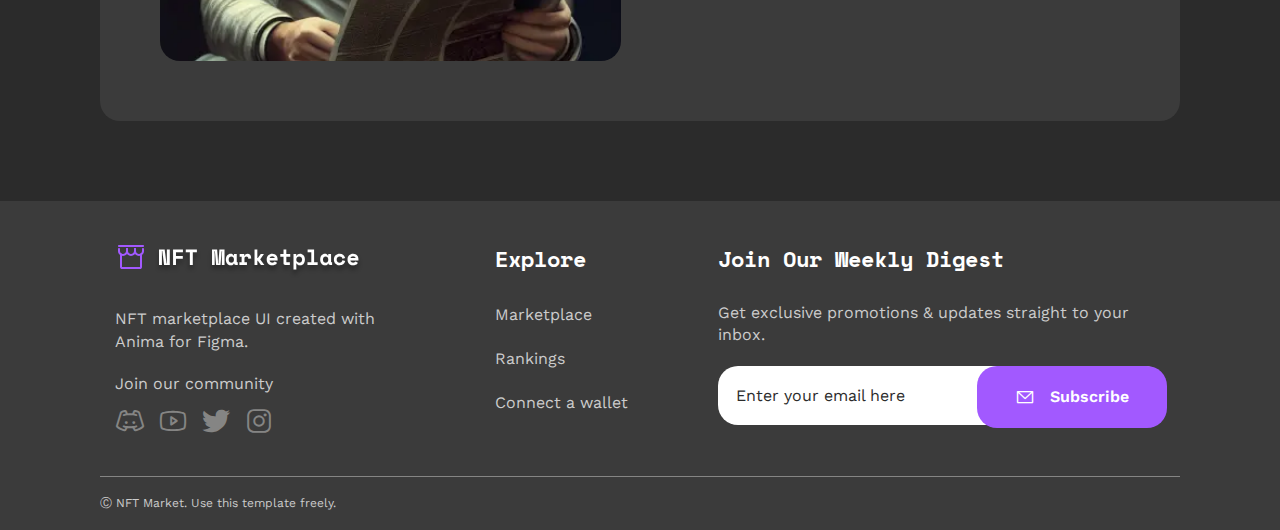
<file: home.html>
<!DOCTYPE html>
<html lang="en">

<head>
	<title>HomePage</title>
	<meta charset="UTF-8">
	<meta name="format-detection" content="telephone=no">
	<!-- <style>body{opacity: 0;}</style> -->
	<link rel="stylesheet" href="css/style.min.css?_v=20230707194905">
	<link rel="shortcut icon" href="favicon.ico">
	<!-- <meta name="robots" content="noindex, nofollow"> -->
	<meta name="viewport" content="width=device-width, initial-scale=1.0">
</head>

<body>
	<div class="wrapper">
		<header class="header">
			<div class="header__container header__container--big">
				<a href="home.html" class="header__logo"><img src="img/logo.svg" alt="logo"></a>
				<div class="header__menu menu">
					<button type="button" class="menu__icon icon-menu">
						<span></span>
					</button>
					<nav class="menu__body">
						<ul class="menu__list">
							<li class="menu__item"><a href="marketplace.html" class="menu__link">Marketplace</a></li>
							<li class="menu__item"><a href="rankings.html" class="menu__link">Rankings</a></li>
							<li class="menu__item"><a href="connectwallet.html" class="menu__link">Connect a wallet</a></li>
							<li class="menu__item"><a href="acount.html" class="menu__button button button--medium _icon-user"><span>Sing
										up</span></a></li>
						</ul>
					</nav>
				</div>
			</div>

		</header>
		<main id="main" class="page">
			<section class="page__main main-page">
				<div class="main-page__container">
					<div class="main-page__content">
						<h1 class="main-page__title">Discover digital art & Collect NFTs</h1>
						<div class="main-page__text">NFT marketplace UI created with Anima for Figma. Collect, buy and
							sell art from more than 20k NFT artists.</div>
						<a href="#main" class="main-page__button button button--medium _icon-rocketlaunch"><span>Get
								Started</span></a>
						<div class="main-page__advantages advantages">
							<div class="advantages__item">
								<div class="advantages__value"><span data-digits-counter="2000">240</span>k+</div>
								<div class="advantages__text">Total Sale</div>
							</div>
							<div class="advantages__item">
								<div class="advantages__value"><span data-digits-counter="2000">100</span>k+</div>
								<div class="advantages__text">Auctions</div>
							</div>
							<div class="advantages__item">
								<div class="advantages__value"><span data-digits-counter="2000">240</span>k+</div>
								<div class="advantages__text">Artists</div>
							</div>
						</div>
					</div>
					<div data-da=".main-page__content, 767.98, 2" class="main-page__card-image image-card-main">
						<a href="#" class="image-card-main__picture">
							<picture><source srcset="img/main_image.webp" type="image/webp"><img src="img/main_image.jpg" alt="image"></picture>
						</a>
						<div class="image-card-main__body">
							<h5 class="image-card-main__title">Space Walking</h5>
							<a href="#" class="image-card-main__avatar avatar">
								<div class="avatar__image">
									<picture><source srcset="img/avatars/avatar_14.webp" type="image/webp"><img src="img/avatars/avatar_14.jpg" alt="avatar"></picture>
								</div>
								<div class="avatar__name">Animakid</div>
							</a>
						</div>
					</div>
				</div>
			</section>

			<section id="colection" class="page__colection colection-page">
				<div class="colection-page__container">
					<div class="colection-page__block-title">
						<h2 data-watch-once data-watch class="colection-page__title title">Trending Collection</h2>
						<h3 data-watch-once data-watch class="colection-page__subtitle subtitle">Checkout our weekly updated trending collection.
						</h3>
					</div>
					<div class="colection-page__items">
						<article data-watch-threshold="0.2" data-watch-once data-watch class="colection-page__item item-colection">
							<a href="#colection" class="item-colection__image-ibg">
								<picture><source srcset="img/animals/animal_1.webp" type="image/webp"><img src="img/animals/animal_1.jpg" alt="image"></picture>
							</a>
							<div class="item-colection__previews">
								<a href="#colection" class="item-colection__preview preview-item">
									<div class="preview-item__image-ibg">
										<picture><source srcset="img/animals/animal_2.webp" type="image/webp"><img src="img/animals/animal_2.jpg" alt="prev"></picture>
									</div>
								</a>
								<a href="#colection" class="item-colection__preview preview-item">
									<div class="preview-item__image-ibg">
										<picture><source srcset="img/animals/animal_3.webp" type="image/webp"><img src="img/animals/animal_3.jpg" alt="prev"></picture>
									</div>
								</a>
								<a href="#colection" class="item-colection__preview preview-item preview-item--count"><span>1025+</span></a>
							</div>
							<div class="item-colection__description">
								<h5 class="item-colection__title"><a href="#colection">DSGN Animals</a></h5>
								<a href="#colection" class="item-colection__avatar avatar">
									<div class="avatar__image">
										<picture><source srcset="img/avatars/avatar_6.webp" type="image/webp"><img src="img/avatars/avatar_6.jpg" alt="avatar"></picture>
									</div>
									<div class="avatar__name">MrFox</div>
								</a>
							</div>
						</article>
						<article data-watch-threshold="0.2" data-watch-once data-watch class="colection-page__item item-colection">
							<a href="#colection" class="item-colection__image-ibg">
								<picture><source srcset="img/mushrooms/mushrooms_1.webp" type="image/webp"><img src="img/mushrooms/mushrooms_1.png" alt="image"></picture>
							</a>
							<div class="item-colection__previews">
								<a href="#colection" class="item-colection__preview preview-item">
									<div class="preview-item__image-ibg">
										<picture><source srcset="img/mushrooms/mushrooms_2.webp" type="image/webp"><img src="img/mushrooms/mushrooms_2.jpg" alt="prev"></picture>
									</div>
								</a>
								<a href="#colection" class="item-colection__preview preview-item">
									<div class="preview-item__image-ibg">
										<picture><source srcset="img/mushrooms/mushrooms_3.webp" type="image/webp"><img src="img/mushrooms/mushrooms_3.jpg" alt="prev"></picture>
									</div>
								</a>
								<a href="#colection" class="item-colection__preview preview-item preview-item--count"><span>1025+</span></a>
							</div>
							<div class="item-colection__description">
								<h5 class="item-colection__title"><a href="#colection">Magic Mushrooms</a></h5>
								<a href="#colection" class="item-colection__avatar avatar">
									<div class="avatar__image">
										<picture><source srcset="img/avatars/avatar_7.webp" type="image/webp"><img src="img/avatars/avatar_7.jpg" alt="avatar"></picture>
									</div>
									<div class="avatar__name">Shroomie</div>
								</a>
							</div>
						</article>
						<article data-watch-threshold="0.2" data-watch-once data-watch class="colection-page__item item-colection">
							<a href="#colection" class="item-colection__image-ibg">
								<picture><source srcset="img/machines/machines_1.webp" type="image/webp"><img src="img/machines/machines_1.png" alt="image"></picture>
							</a>
							<div class="item-colection__previews">
								<a href="#colection" class="item-colection__preview preview-item">
									<div class="preview-item__image-ibg">
										<picture><source srcset="img/machines/machines_2.webp" type="image/webp"><img src="img/machines/machines_2.jpg" alt="prev"></picture>
									</div>
								</a>
								<a href="#colection" class="item-colection__preview preview-item">
									<div class="preview-item__image-ibg">
										<picture><source srcset="img/machines/machines_3.webp" type="image/webp"><img src="img/machines/machines_3.jpg" alt="prev"></picture>
									</div>
								</a>
								<a href="#colection" class="item-colection__preview preview-item preview-item--count"><span>1025+</span></a>
							</div>
							<div class="item-colection__description">
								<h5 class="item-colection__title"><a href="#colection">Disco Machines</a></h5>
								<a href="#colection" class="item-colection__avatar avatar">
									<div class="avatar__image">
										<picture><source srcset="img/avatars/avatar_12.webp" type="image/webp"><img src="img/avatars/avatar_12.jpg" alt="avatar"></picture>
									</div>
									<div class="avatar__name">BeKind2Robots</div>
								</a>
							</div>
						</article>
					</div>
				</div>
			</section>

			<section id="creators" class="page__creators creators-page">
				<div class="creators-page__container">
					<div class="creators-page__header">
						<div class="creators-page__block-title">
							<h2 data-watch-once data-watch class="creators-page__title title">Top creators</h2>
							<h3 data-watch-once data-watch class="creators-page__subtitle subtitle">Checkout Top Rated Creators on the NFT
								Marketplace</h3>
						</div>
						<a data-da=".creators-page__container, 767.98, 2" href="#creators" class="creators-page__button button button--medium button--transparent _icon-rocketlaunch"><span>View
								Rankings</span></a>
					</div>
					<div class="creators-page__items">
						<a data-watch-once data-watch href="#creators" class="creators-page__item item-creators">
							<div class="item-creators__num">1</div>
							<div class="item-creators__image">
								<picture><source srcset="img/avatars/avatar_1.webp" type="image/webp"><img src="img/avatars/avatar_1.jpg" alt="creators"></picture>
							</div>
							<div class="item-creators__body">
								<div class="item-creators__title">Keepitreal</div>
								<div class="item-creators__sales">Total Sales: <span>34.53 ETH</span></div>
							</div>
						</a>
						<a data-watch-once data-watch href="#creators" class="creators-page__item item-creators">
							<div class="item-creators__num">2</div>
							<div class="item-creators__image">
								<picture><source srcset="img/avatars/avatar_2.webp" type="image/webp"><img src="img/avatars/avatar_2.jpg" alt="creators"></picture>
							</div>
							<div class="item-creators__body">
								<div class="item-creators__title">DigiLab</div>
								<div class="item-creators__sales">Total Sales: <span>34.53 ETH</span></div>
							</div>
						</a>
						<a data-watch-once data-watch href="#creators" class="creators-page__item item-creators">
							<div class="item-creators__num">3</div>
							<div class="item-creators__image">
								<picture><source srcset="img/avatars/avatar_3.webp" type="image/webp"><img src="img/avatars/avatar_3.jpg" alt="creators"></picture>
							</div>
							<div class="item-creators__body">
								<div class="item-creators__title">GravityOne</div>
								<div class="item-creators__sales">Total Sales: <span>34.53 ETH</span></div>
							</div>
						</a>
						<a data-watch-once data-watch href="#creators" class="creators-page__item item-creators">
							<div class="item-creators__num">4</div>
							<div class="item-creators__image">
								<picture><source srcset="img/avatars/avatar_4.webp" type="image/webp"><img src="img/avatars/avatar_4.jpg" alt="creators"></picture>
							</div>
							<div class="item-creators__body">
								<div class="item-creators__title">Juanie</div>
								<div class="item-creators__sales">Total Sales: <span>34.53 ETH</span></div>
							</div>
						</a>
						<a data-watch-once data-watch href="#creators" class="creators-page__item item-creators">
							<div class="item-creators__num">5</div>
							<div class="item-creators__image">
								<picture><source srcset="img/avatars/avatar_5.webp" type="image/webp"><img src="img/avatars/avatar_5.jpg" alt="creators"></picture>
							</div>
							<div class="item-creators__body">
								<div class="item-creators__title">BlueWhale</div>
								<div class="item-creators__sales">Total Sales: <span>34.53 ETH</span></div>
							</div>
						</a>
						<a data-watch-once data-watch href="#creators" class="creators-page__item item-creators">
							<div class="item-creators__num">6</div>
							<div class="item-creators__image">
								<picture><source srcset="img/avatars/avatar_6.webp" type="image/webp"><img src="img/avatars/avatar_6.jpg" alt="creators"></picture>
							</div>
							<div class="item-creators__body">
								<div class="item-creators__title">mr fox</div>
								<div class="item-creators__sales">Total Sales: <span>34.53 ETH</span></div>
							</div>
						</a>
						<a data-watch-once data-watch href="#creators" class="creators-page__item item-creators">
							<div class="item-creators__num">7</div>
							<div class="item-creators__image">
								<picture><source srcset="img/avatars/avatar_7.webp" type="image/webp"><img src="img/avatars/avatar_7.jpg" alt="creators"></picture>
							</div>
							<div class="item-creators__body">
								<div class="item-creators__title">Shroomie</div>
								<div class="item-creators__sales">Total Sales: <span>34.53 ETH</span></div>
							</div>
						</a>
						<a data-watch-once data-watch href="#creators" class="creators-page__item item-creators">
							<div class="item-creators__num">8</div>
							<div class="item-creators__image">
								<picture><source srcset="img/avatars/avatar_8.webp" type="image/webp"><img src="img/avatars/avatar_8.jpg" alt="creators"></picture>
							</div>
							<div class="item-creators__body">
								<div class="item-creators__title">robotica</div>
								<div class="item-creators__sales">Total Sales: <span>34.53 ETH</span></div>
							</div>
						</a>
						<a data-watch-once data-watch href="#creators" class="creators-page__item item-creators">
							<div class="item-creators__num">9</div>
							<div class="item-creators__image">
								<picture><source srcset="img/avatars/avatar_9.webp" type="image/webp"><img src="img/avatars/avatar_9.jpg" alt="creators"></picture>
							</div>
							<div class="item-creators__body">
								<div class="item-creators__title">RustyRobot</div>
								<div class="item-creators__sales">Total Sales: <span>34.53 ETH</span></div>
							</div>
						</a>
						<a data-watch-once data-watch href="#creators" class="creators-page__item item-creators">
							<div class="item-creators__num">10</div>
							<div class="item-creators__image">
								<picture><source srcset="img/avatars/avatar_10.webp" type="image/webp"><img src="img/avatars/avatar_10.jpg" alt="creators"></picture>
							</div>
							<div class="item-creators__body">
								<div class="item-creators__title">animakid</div>
								<div class="item-creators__sales">Total Sales: <span>34.53 ETH</span></div>
							</div>
						</a>
						<a data-watch-once data-watch href="#creators" class="creators-page__item item-creators">
							<div class="item-creators__num">11</div>
							<div class="item-creators__image">
								<picture><source srcset="img/avatars/avatar_11.webp" type="image/webp"><img src="img/avatars/avatar_11.jpg" alt="creators"></picture>
							</div>
							<div class="item-creators__body">
								<div class="item-creators__title">Dotgu</div>
								<div class="item-creators__sales">Total Sales: <span>34.53 ETH</span></div>
							</div>
						</a>
						<a data-watch-once data-watch href="#creators" class="creators-page__item item-creators">
							<div class="item-creators__num">12</div>
							<div class="item-creators__image">
								<picture><source srcset="img/avatars/avatar_12.webp" type="image/webp"><img src="img/avatars/avatar_12.jpg" alt="creators"></picture>
							</div>
							<div class="item-creators__body">
								<div class="item-creators__title">Ghiblier</div>
								<div class="item-creators__sales">Total Sales: <span>34.53 ETH</span></div>
							</div>
						</a>
					</div>
				</div>
			</section>

			<section id="categories" class="page__categories categories-page">
				<div class="categories-page__container">
					<div class="categories-page__header">
						<h2 data-watch-once data-watch class="categories-page__title title">Browse Categories</h2>
					</div>
					<div class="categories-page__items">
						<a data-watch-threshold="0.2" data-watch-once data-watch href="categories" class="categories-page__item item-categories-page">
							<div class="item-categories-page__picture">
								<div class="item-categories-page__image-ibg">
									<picture><source srcset="img/categories/category_1.webp" type="image/webp"><img src="img/categories/category_1.jpg" alt="category"></picture>
								</div>
								<div class="item-categories-page__decor">
									<img src="img/iconsimg/paint.svg" alt="image">
								</div>
							</div>
							<h5 class="item-categories-page__title">Art</h5>
						</a>
						<a data-watch-threshold="0.2" data-watch-once data-watch href="categories" class="categories-page__item item-categories-page">
							<div class="item-categories-page__picture">
								<div class="item-categories-page__image-ibg">
									<picture><source srcset="img/categories/category_2.webp" type="image/webp"><img src="img/categories/category_2.jpg" alt="category"></picture>
								</div>
								<div class="item-categories-page__decor">
									<img src="img/iconsimg/swatches.svg" alt="image">
								</div>
							</div>
							<h5 class="item-categories-page__title">Collectibles</h5>
						</a>
						<a data-watch-threshold="0.2" data-watch-once data-watch href="categories" class="categories-page__item item-categories-page">
							<div class="item-categories-page__picture">
								<div class="item-categories-page__image-ibg">
									<picture><source srcset="img/categories/category_3.webp" type="image/webp"><img src="img/categories/category_3.jpg" alt="category"></picture>
								</div>
								<div class="item-categories-page__decor">
									<img src="img/iconsimg/music.svg" alt="image">
								</div>
							</div>
							<h5 class="item-categories-page__title">Music</h5>
						</a>
						<a data-watch-threshold="0.2" data-watch-once data-watch href="categories" class="categories-page__item item-categories-page">
							<div class="item-categories-page__picture">
								<div class="item-categories-page__image-ibg">
									<picture><source srcset="img/categories/category_4.webp" type="image/webp"><img src="img/categories/category_4.jpg" alt="category"></picture>
								</div>
								<div class="item-categories-page__decor">
									<img src="img/iconsimg/camera.svg" alt="image">
								</div>
							</div>
							<h5 class="item-categories-page__title">Photography</h5>
						</a>
						<a data-watch-once data-watch href="categories" class="categories-page__item item-categories-page">
							<div class="item-categories-page__picture">
								<div class="item-categories-page__image-ibg">
									<picture><source srcset="img/categories/category_5.webp" type="image/webp"><img src="img/categories/category_5.jpg" alt="category"></picture>
								</div>
								<div class="item-categories-page__decor">
									<img src="img/iconsimg/videocamera.svg" alt="image">
								</div>
							</div>
							<h5 class="item-categories-page__title">Video</h5>
						</a>
						<a data-watch-once data-watch href="categories" class="categories-page__item item-categories-page">
							<div class="item-categories-page__picture">
								<div class="item-categories-page__image-ibg">
									<picture><source srcset="img/categories/category_5.webp" type="image/webp"><img src="img/categories/category_5.jpg" alt="category"></picture>
								</div>
								<div class="item-categories-page__decor">
									<img src="img/iconsimg/magic.svg" alt="image">
								</div>
							</div>
							<h5 class="item-categories-page__title">Utility</h5>
						</a>
						<a data-watch-once data-watch href="categories" class="categories-page__item item-categories-page">
							<div class="item-categories-page__picture">
								<div class="item-categories-page__image-ibg">
									<picture><source srcset="img/categories/category_7.webp" type="image/webp"><img src="img/categories/category_7.jpg" alt="category"></picture>
								</div>
								<div class="item-categories-page__decor">
									<img src="img/iconsimg/basketball.svg" alt="image">
								</div>
							</div>
							<h5 class="item-categories-page__title">Sport</h5>
						</a>
						<a data-watch-once data-watch href="categories" class="categories-page__item item-categories-page">
							<div class="item-categories-page__picture">
								<div class="item-categories-page__image-ibg">
									<picture><source srcset="img/categories/category_8.webp" type="image/webp"><img src="img/categories/category_8.jpg" alt="category"></picture>
								</div>
								<div class="item-categories-page__decor">
									<img src="img/iconsimg/planet.svg" alt="image">
								</div>
							</div>
							<h5 class="item-categories-page__title">Virtual Worlds</h5>
						</a>
					</div>
				</div>
			</section>

			<section id="discover" class="page__discover discover-page">
				<div class="discover-page__container">
					<div class="discover-page__header">
						<div class="discover-page__block-title">
							<h2 data-watch-once data-watch class="discover-page__title title">Discover More NFTs</h2>
							<h3 data-watch-once data-watch class="discover-page__subtitle subtitle">Explore new trending NFTs
								Marketplace</h3>
						</div>
						<a data-da=".discover-page__container, 767.98, 2" href="#discover" class="discover-page__button button button--medium button--transparent _icon-eye"><span>See
								All</span></a>
					</div>
					<div class="discover-page__items">
						<article data-watch-once data-watch data-watch-threshold="0.2" class="discover-page__item item-discover">
							<a href="#discover" class="item-discover__image-ibg">
								<picture><source srcset="img/discover/discover_1.webp" type="image/webp"><img src="img/discover/discover_1.jpg" alt="image"></picture>
							</a>
							<div class="item-discover__body">
								<h5 class="item-discover__title"><a href="#discover">Distant Galaxy</a></h5>
								<a href="#discover" class="item-discover__avatar avatar">
									<div class="avatar__image">
										<picture><source srcset="img/avatars/avatar_16.webp" type="image/webp"><img src="img/avatars/avatar_16.jpg" alt="avatar"></picture>
									</div>
									<div class="avatar__nik">MoonDancer</div>
								</a>
								<div class="item-discover__block-price">
									<div class="item-discover__price">Price<span>1.63 ETH</span></div>
									<div class="item-discover__highest">Highest Bid<span>0.33 wETH</span></div>
								</div>
							</div>
						</article>
						<article data-watch-once data-watch data-watch-threshold="0.2" class="discover-page__item item-discover">
							<a href="#discover" class="item-discover__image-ibg">
								<picture><source srcset="img/discover/discover_2.webp" type="image/webp"><img src="img/discover/discover_2.jpg" alt="image"></picture>
							</a>
							<div class="item-discover__body">
								<h5 class="item-discover__title"><a href="#discover">Life On Edena</a></h5>
								<a href="#discover" class="item-discover__avatar avatar">
									<div class="avatar__image">
										<picture><source srcset="img/avatars/avatar_10.webp" type="image/webp"><img src="img/avatars/avatar_10.jpg" alt="avatar"></picture>
									</div>
									<div class="avatar__nik">NebulaKid</div>
								</a>
								<div class="item-discover__block-price">
									<div class="item-discover__price">Price<span>1.63 ETH</span></div>
									<div class="item-discover__highest">Highest Bid<span>0.33 wETH</span></div>
								</div>
							</div>
						</article>
						<article data-watch-once data-watch data-watch-threshold="0.2" class="discover-page__item item-discover">
							<a href="#discover" class="item-discover__image-ibg">
								<picture><source srcset="img/discover/discover_3.webp" type="image/webp"><img src="img/discover/discover_3.jpg" alt="image"></picture>
							</a>
							<div class="item-discover__body">
								<h5 class="item-discover__title"><a href="#discover">AstroFiction</a></h5>
								<a href="#discover" class="item-discover__avatar avatar">
									<div class="avatar__image">
										<picture><source srcset="img/avatars/avatar_15.webp" type="image/webp"><img src="img/avatars/avatar_15.jpg" alt="avatar"></picture>
									</div>
									<div class="avatar__nik">Spaceone</div>
								</a>
								<div class="item-discover__block-price">
									<div class="item-discover__price">Price<span>1.63 ETH</span></div>
									<div class="item-discover__highest">Highest Bid<span>0.33 wETH</span></div>
								</div>
							</div>
						</article>
					</div>
				</div>
			</section>

			<section data-prlx-parent data-smooth="1" data-center="center" id="mashrooms" class="page__mashrooms mashrooms-page">
				<div class="mashrooms-page__image">
					<picture><source srcset="img/mashrooms.webp" type="image/webp"><img src="img/mashrooms.png" alt="image"></picture>
				</div>
				<div data-prlx data-coefficient="20" class="mashrooms-page__container">
					<div class="mashrooms-page__content">
						<div class="mashrooms-page__body">
							<a href="#" class="mashrooms-page__avatar avatar">
								<div class="avatar__image">
									<picture><source srcset="img/avatars/avatar_7.webp" type="image/webp"><img src="img/avatars/avatar_7.jpg" alt="avatar"></picture>
								</div>
								<div class="avatar__name">Shroomie</div>
							</a>
							<h2 class="mashrooms-page__title">Magic Mashrooms</h2>
							<a data-da=".mashrooms-page__content, 767.98, 2" href="#mashrooms" class="mashrooms-page__button button button--medium button--w _icon-eye"><span>See
									NFT</span></a>
						</div>
						<div class="mashrooms-page__timer timer">
							<h4 class="timer__title">Auction ends in:</h4>
							<div class="timer__items">
								<div class="timer__item timer__hours">00</div>
								<div class="timer__br">:</div>
								<div class="timer__item timer__minutes">00</div>
								<div class="timer__br">:</div>
								<div class="timer__item timer__seconds">00</div>
							</div>
						</div>
					</div>
				</div>
			</section>

			<section id="howworks" class="page__how-works how-works">
				<div class="how-works__container">
					<div class="how-works__header">
						<div class="how-works__block-title">
							<h2 data-watch-once data-watch class="how-works__title title">How it works</h2>
							<h3 data-watch-once data-watch class="how-works__subtitle subtitle">Find out how to get started</h3>
						</div>
					</div>
					<div class="how-works__items">
						<a data-watch-once data-watch data-watch-threshold="0.2" href="#howworks" class="how-works__item item-how-works">
							<div class="item-how-works__icon">
								<picture><source srcset="img/howworks/works_1.webp" type="image/webp"><img src="img/howworks/works_1.png" alt="image"></picture>
							</div>
							<div class="item-how-works__body">
								<h5 class="item-how-works__title">Setup Your wallet</h5>
								<div class="item-how-works__text">Set up your wallet of choice. Connect it to the
									Animarket
									by clicking the wallet icon in the top right corner.</div>
							</div>
						</a>
						<a data-watch-once data-watch data-watch-threshold="0.2" href="#howworks" class="how-works__item item-how-works">
							<div class="item-how-works__icon">
								<picture><source srcset="img/howworks/works_2.webp" type="image/webp"><img src="img/howworks/works_2.png" alt="image"></picture>
							</div>
							<div class="item-how-works__body">
								<h5 class="item-how-works__title">Create Collection</h5>
								<div class="item-how-works__text">Upload your work and setup your collection. Add a
									description, social links and floor price.</div>
							</div>
						</a>
						<a data-watch-once data-watch data-watch-threshold="0.2" href="#howworks" class="how-works__item item-how-works">
							<div class="item-how-works__icon">
								<picture><source srcset="img/howworks/works_3.webp" type="image/webp"><img src="img/howworks/works_3.png" alt="image"></picture>
							</div>
							<div class="item-how-works__body">
								<h5 class="item-how-works__title">Start Earning</h5>
								<div class="item-how-works__text">Choose between auctions and fixed-price listings.
									Start
									earning by selling your NFTs or trading others.</div>
							</div>
						</a>

					</div>
				</div>
			</section>

			<section class="page__join join-page">
				<div class="join-page__container">
					<div class="join-page__image">
						<picture><source srcset="img/join_image.webp" type="image/webp"><img src="img/join_image.jpg" alt="image"></picture>
					</div>
					<div data-watch-once data-watch data-watch-threshold="0.5" class="join-page__content">
						<div class="join-page__block-title">
							<h2 class="join-page__title title">Join our weekly digest</h2>
							<h3 class="join-page__subtitle subtitle">Get exclusive promotions & updates straight to your inbox.</h3>
						</div>
						<form action="#" class="join-page__form form-join">
							<div class="form-join__line">
								<input type="email" data-required class="form-join__input" placeholder="Enter your email here">
								<button class="form-join__button button button--medium button--form _icon-mail" type="submit"><span>Subscribe</span></button>
							</div>
						</form>
					</div>
				</div>
			</section>
		</main>
		<footer id="footer" class="footer">
			<div class="footer__top">
				<div class="footer__container-main">
					<div class="footer__column">
						<a href="home.html" class="footer__logo"><img src="img/logo.svg" alt="logo"></a>
						<div class="footer__text">NFT marketplace UI created with Anima for Figma.</div>
						<div class="footer__social social">
							<div class="social__label">Join our community</div>
							<ul class="social__list">
								<li class="social__item"><a href="#footer" class="social__link _icon-discord"></a></li>
								<li class="social__item"><a href="#footer" class="social__link _icon-youtube"></a></li>
								<li class="social__item"><a href="#footer" class="social__link _icon-twitter"></a></li>
								<li class="social__item"><a href="#footer" class="social__link _icon-insta"></a></li>
							</ul>
						</div>
					</div>
					<div class="footer__column">
						<div class="footer__menu menu-footer">
							<div class="menu-footer__label">Explore</div>
							<nav class="menu-footer__nav">
								<ul class="menu-footer__list">
									<li class="menu-footer__item"><a href="#" class="menu-footer__link">Marketplace</a></li>
									<li class="menu-footer__item"><a href="#" class="menu-footer__link">Rankings</a></li>
									<li class="menu-footer__item"><a href="connectwallet.html" class="menu-footer__link">Connect a wallet</a></li>
								</ul>
							</nav>

						</div>
					</div>
					<div class="footer__column">
						<div class="footer__label">Join our weekly digest</div>
						<div class="footer__text">Get exclusive promotions & updates straight to your inbox.</div>
						<form action="#" class="footer__form form-footer">
							<div class="form-footer__line">
								<input type="email" data-required class="form-footer__input" placeholder="Enter your email here">
								<button class="form-footer__button button button--medium button--form _icon-mail" type="submit"><span>Subscribe</span></button>
							</div>
						</form>
					</div>
				</div>
			</div>
			<div class="footer__bottom">
				<div class="footer__container">
					Ⓒ NFT Market. Use this template freely.
				</div>
			</div>
		</footer>
	</div>
	<script src="js/app.min.js?_v=20230707194905"></script>
</body>

</html>
</file>
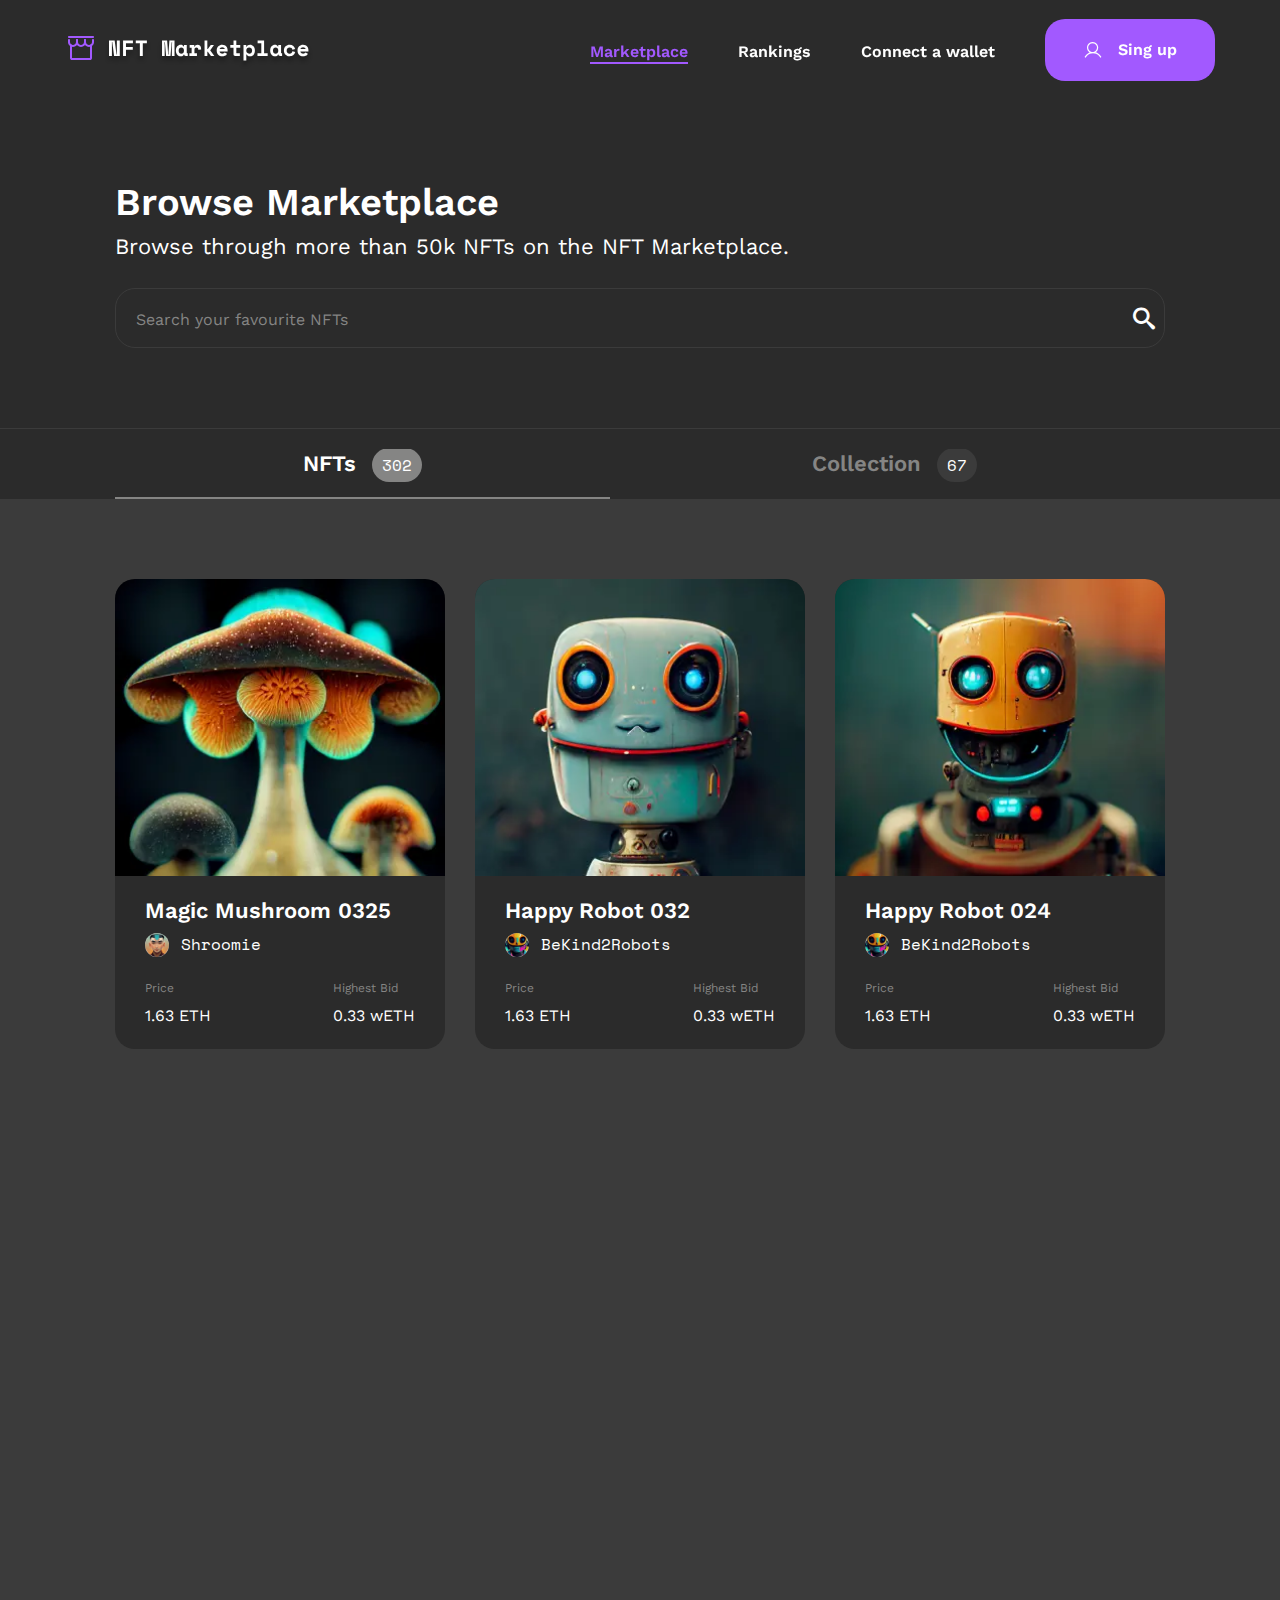
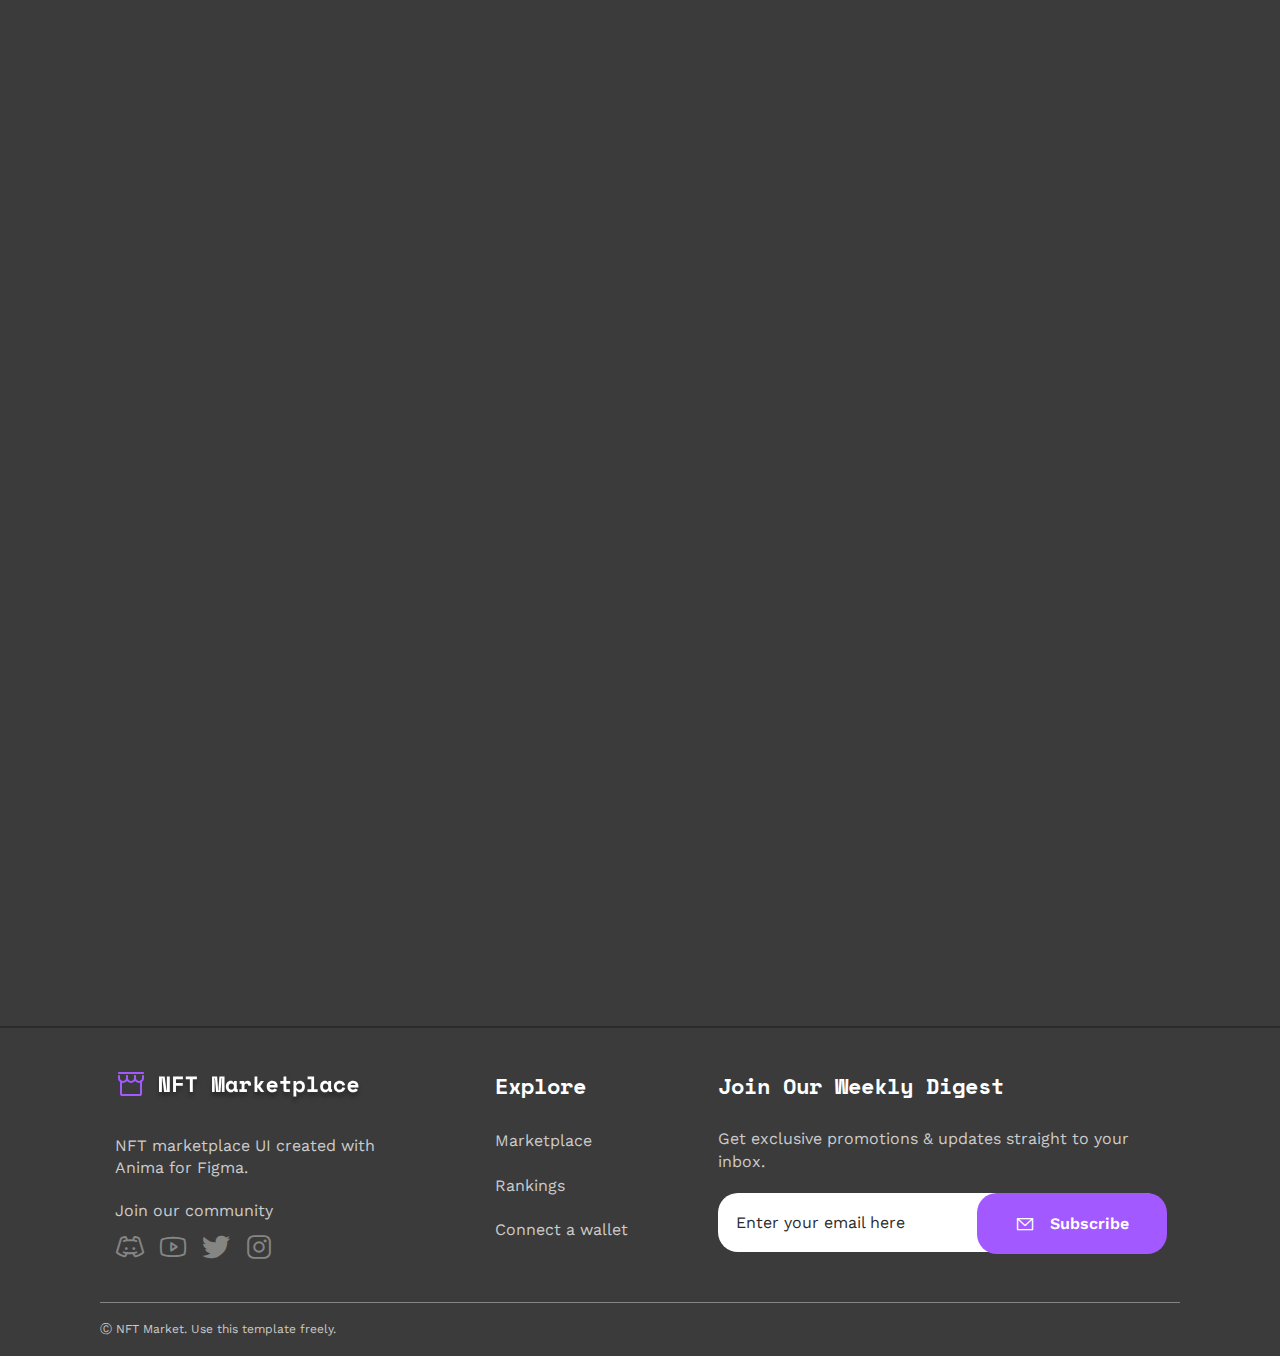
<file: marketplace.html>
<!DOCTYPE html>
<html lang="en">

<head>
	<title>Marketplace</title>
	<meta charset="UTF-8">
	<meta name="format-detection" content="telephone=no">
	<!-- <style>body{opacity: 0;}</style> -->
	<link rel="stylesheet" href="css/style.min.css?_v=20230707194905">
	<link rel="shortcut icon" href="favicon.ico">
	<!-- <meta name="robots" content="noindex, nofollow"> -->
	<meta name="viewport" content="width=device-width, initial-scale=1.0">
</head>

<body>
	<div class="wrapper">
		<header class="header">
			<div class="header__container header__container--big">
				<a href="home.html" class="header__logo"><img src="img/logo.svg" alt="logo"></a>
				<div class="header__menu menu">
					<button type="button" class="menu__icon icon-menu">
						<span></span>
					</button>
					<nav class="menu__body">
						<ul class="menu__list">
							<li class="menu__item"><a href="marketplace.html" class="menu__link">Marketplace</a></li>
							<li class="menu__item"><a href="rankings.html" class="menu__link">Rankings</a></li>
							<li class="menu__item"><a href="connectwallet.html" class="menu__link">Connect a wallet</a></li>
							<li class="menu__item"><a href="acount.html" class="menu__button button button--medium _icon-user"><span>Sing
										up</span></a></li>
						</ul>
					</nav>
				</div>
			</div>

		</header>
		<main class="marketplace">
			<section class="marketplace__main main-marketplace">
				<div class="main-marketplace__container">
					<div class="main-marketplace__block-title">
						<h1 data-watch-once data-watch class="main-marketplace__title title">Browse Marketplace</h1>
						<h3 data-watch-once data-watch class="main-marketplace__subtitle subtitle">Browse through more than 50k NFTs on the NFT
							Marketplace.</h3>
					</div>
					<form action="#" class="main-marketplace__search search-marketplace">
						<input data-watch-once data-watch type="text" class="search-marketplace__line" placeholder="Search your favourite NFTs">
						<button data-watch-once data-watch type="submit" class="search-marketplace__button _icon-search"></button>
					</form>
				</div>
			</section>

			<div class="marketplace__categories categories-marketplace">
				<div class="categories-marketplace__body-navigation">
					<div class="categories-marketplace__container">
						<nav class="categories-marketplace__navigation navigation-categories">
							<button type="button" class="navigation-categories__button _active">NFTs<span class="navigation-categories__count">302</span></button>
							<button type="button" class="navigation-categories__button">Collection<span class="navigation-categories__count">67</span></button>
						</nav>
					</div>
				</div>
				<div id="marketplace_cat" class="categories-marketplace__body-items">
					<div class="categories-marketplace__container">
						<div class="categories-marketplace__items">
							<article data-watch-once data-watch class="categories-marketplace__item item-discover">
								<a href="#marketplace_cat" class="item-discover__image-ibg">
									<picture><source srcset="img/browse_marketplace/marketplace_1.webp" type="image/webp"><img src="img/browse_marketplace/marketplace_1.jpg" alt="image"></picture>
								</a>
								<div class="item-discover__body">
									<h5 class="item-discover__title"><a href="#marketplace_cat">Magic Mushroom 0325</a></h5>
									<a href="#marketplace_cat" class="item-discover__avatar avatar">
										<div class="avatar__image">
											<picture><source srcset="img/avatars/avatar_7.webp" type="image/webp"><img src="img/avatars/avatar_7.jpg" alt="avatar"></picture>
										</div>
										<div class="avatar__nik">Shroomie</div>
									</a>
									<div class="item-discover__block-price">
										<div class="item-discover__price">Price<span>1.63 ETH</span></div>
										<div class="item-discover__highest">Highest Bid<span>0.33 wETH</span></div>
									</div>
								</div>
							</article>
							<article data-watch-once data-watch class="categories-marketplace__item item-discover">
								<a href="#marketplace_cat" class="item-discover__image-ibg">
									<picture><source srcset="img/browse_marketplace/marketplace_2.webp" type="image/webp"><img src="img/browse_marketplace/marketplace_2.jpg" alt="image"></picture>
								</a>
								<div class="item-discover__body">
									<h5 class="item-discover__title"><a href="#marketplace_cat">Happy Robot 032</a></h5>
									<a href="#marketplace_cat" class="item-discover__avatar avatar">
										<div class="avatar__image">
											<picture><source srcset="img/avatars/avatar_12.webp" type="image/webp"><img src="img/avatars/avatar_12.jpg" alt="avatar"></picture>
										</div>
										<div class="avatar__nik">BeKind2Robots</div>
									</a>
									<div class="item-discover__block-price">
										<div class="item-discover__price">Price<span>1.63 ETH</span></div>
										<div class="item-discover__highest">Highest Bid<span>0.33 wETH</span></div>
									</div>
								</div>
							</article>
							<article data-watch-once data-watch class="categories-marketplace__item item-discover">
								<a href="#marketplace_cat" class="item-discover__image-ibg">
									<picture><source srcset="img/browse_marketplace/marketplace_3.webp" type="image/webp"><img src="img/browse_marketplace/marketplace_3.jpg" alt="image"></picture>
								</a>
								<div class="item-discover__body">
									<h5 class="item-discover__title"><a href="#marketplace_cat">Happy Robot 024</a></h5>
									<a href="#marketplace_cat" class="item-discover__avatar avatar">
										<div class="avatar__image">
											<picture><source srcset="img/avatars/avatar_12.webp" type="image/webp"><img src="img/avatars/avatar_12.jpg" alt="avatar"></picture>
										</div>
										<div class="avatar__nik">BeKind2Robots</div>
									</a>
									<div class="item-discover__block-price">
										<div class="item-discover__price">Price<span>1.63 ETH</span></div>
										<div class="item-discover__highest">Highest Bid<span>0.33 wETH</span></div>
									</div>
								</div>
							</article>
							<article data-watch-once data-watch class="categories-marketplace__item item-discover">
								<a href="#marketplace_cat" class="item-discover__image-ibg">
									<picture><source srcset="img/browse_marketplace/marketplace_4.webp" type="image/webp"><img src="img/browse_marketplace/marketplace_4.jpg" alt="image"></picture>
								</a>
								<div class="item-discover__body">
									<h5 class="item-discover__title"><a href="#marketplace_cat">Designer Bear</a></h5>
									<a href="#marketplace_cat" class="item-discover__avatar avatar">
										<div class="avatar__image">
											<picture><source srcset="img/avatars/avatar_6.webp" type="image/webp"><img src="img/avatars/avatar_6.jpg" alt="avatar"></picture>
										</div>
										<div class="avatar__nik">Mr Fox</div>
									</a>
									<div class="item-discover__block-price">
										<div class="item-discover__price">Price<span>1.63 ETH</span></div>
										<div class="item-discover__highest">Highest Bid<span>0.33 wETH</span></div>
									</div>
								</div>
							</article>
							<article data-watch-once data-watch class="categories-marketplace__item item-discover">
								<a href="#marketplace_cat" class="item-discover__image-ibg">
									<picture><source srcset="img/browse_marketplace/marketplace_5.webp" type="image/webp"><img src="img/browse_marketplace/marketplace_5.jpg" alt="image"></picture>
								</a>
								<div class="item-discover__body">
									<h5 class="item-discover__title"><a href="#marketplace_cat">Colorful Dog 0356</a></h5>
									<a href="#marketplace_cat" class="item-discover__avatar avatar">
										<div class="avatar__image">
											<picture><source srcset="img/avatars/avatar_15.webp" type="image/webp"><img src="img/avatars/avatar_15.jpg" alt="avatar"></picture>
										</div>
										<div class="avatar__nik">Keepitreal</div>
									</a>
									<div class="item-discover__block-price">
										<div class="item-discover__price">Price<span>1.63 ETH</span></div>
										<div class="item-discover__highest">Highest Bid<span>0.33 wETH</span></div>
									</div>
								</div>
							</article>
							<article data-watch-once data-watch class="categories-marketplace__item item-discover">
								<a href="#marketplace_cat" class="item-discover__image-ibg">
									<picture><source srcset="img/browse_marketplace/marketplace_6.webp" type="image/webp"><img src="img/browse_marketplace/marketplace_6.jpg" alt="image"></picture>
								</a>
								<div class="item-discover__body">
									<h5 class="item-discover__title"><a href="#marketplace_cat">Dancing Robot 0312</a></h5>
									<a href="#marketplace_cat" class="item-discover__avatar avatar">
										<div class="avatar__image">
											<picture><source srcset="img/avatars/avatar_8.webp" type="image/webp"><img src="img/avatars/avatar_8.jpg" alt="avatar"></picture>
										</div>
										<div class="avatar__nik">Robotica</div>
									</a>
									<div class="item-discover__block-price">
										<div class="item-discover__price">Price<span>1.63 ETH</span></div>
										<div class="item-discover__highest">Highest Bid<span>0.33 wETH</span></div>
									</div>
								</div>
							</article>
							<article data-watch-once data-watch class="categories-marketplace__item item-discover">
								<a href="#marketplace_cat" class="item-discover__image-ibg">
									<picture><source srcset="img/browse_marketplace/marketplace_7.webp" type="image/webp"><img src="img/browse_marketplace/marketplace_7.jpg" alt="image"></picture>
								</a>
								<div class="item-discover__body">
									<h5 class="item-discover__title"><a href="#marketplace_cat">Cherry Blossom Girl 035</a></h5>
									<a href="#marketplace_cat" class="item-discover__avatar avatar">
										<div class="avatar__image">
											<picture><source srcset="img/avatars/avatar_16.webp" type="image/webp"><img src="img/avatars/avatar_16.jpg" alt="avatar"></picture>
										</div>
										<div class="avatar__nik">MoonDancer</div>
									</a>
									<div class="item-discover__block-price">
										<div class="item-discover__price">Price<span>1.63 ETH</span></div>
										<div class="item-discover__highest">Highest Bid<span>0.33 wETH</span></div>
									</div>
								</div>
							</article>
							<article data-watch-once data-watch class="categories-marketplace__item item-discover">
								<a href="#marketplace_cat" class="item-discover__image-ibg">
									<picture><source srcset="img/browse_marketplace/marketplace_8.webp" type="image/webp"><img src="img/browse_marketplace/marketplace_8.jpg" alt="image"></picture>
								</a>
								<div class="item-discover__body">
									<h5 class="item-discover__title"><a href="#marketplace_cat">Space Travel</a></h5>
									<a href="#marketplace_cat" class="item-discover__avatar avatar">
										<div class="avatar__image">
											<picture><source srcset="img/avatars/avatar_10.webp" type="image/webp"><img src="img/avatars/avatar_10.jpg" alt="avatar"></picture>
										</div>
										<div class="avatar__nik">NebulaKid</div>
									</a>
									<div class="item-discover__block-price">
										<div class="item-discover__price">Price<span>1.63 ETH</span></div>
										<div class="item-discover__highest">Highest Bid<span>0.33 wETH</span></div>
									</div>
								</div>
							</article>
							<article data-watch-once data-watch class="categories-marketplace__item item-discover">
								<a href="#marketplace_cat" class="item-discover__image-ibg">
									<picture><source srcset="img/browse_marketplace/marketplace_9.webp" type="image/webp"><img src="img/browse_marketplace/marketplace_9.jpg" alt="image"></picture>
								</a>
								<div class="item-discover__body">
									<h5 class="item-discover__title"><a href="#marketplace_cat">Sunset Dimension</a></h5>
									<a href="#marketplace_cat" class="item-discover__avatar avatar">
										<div class="avatar__image">
											<picture><source srcset="img/avatars/avatar_14.webp" type="image/webp"><img src="img/avatars/avatar_14.jpg" alt="avatar"></picture>
										</div>
										<div class="avatar__nik">Animakid</div>
									</a>
									<div class="item-discover__block-price">
										<div class="item-discover__price">Price<span>1.63 ETH</span></div>
										<div class="item-discover__highest">Highest Bid<span>0.33 wETH</span></div>
									</div>
								</div>
							</article>
							<article data-watch-once data-watch class="categories-marketplace__item item-discover">
								<a href="#marketplace_cat" class="item-discover__image-ibg">
									<picture><source srcset="img/browse_marketplace/marketplace_10.webp" type="image/webp"><img src="img/browse_marketplace/marketplace_10.jpg" alt="image"></picture>
								</a>
								<div class="item-discover__body">
									<h5 class="item-discover__title"><a href="#marketplace_cat">Desert Walk</a></h5>
									<a href="#marketplace_cat" class="item-discover__avatar avatar">
										<div class="avatar__image">
											<picture><source srcset="img/avatars/avatar_20.webp" type="image/webp"><img src="img/avatars/avatar_20.jpg" alt="avatar"></picture>
										</div>
										<div class="avatar__nik">Catch 22</div>
									</a>
									<div class="item-discover__block-price">
										<div class="item-discover__price">Price<span>1.63 ETH</span></div>
										<div class="item-discover__highest">Highest Bid<span>0.33 wETH</span></div>
									</div>
								</div>
							</article>
							<article data-watch-once data-watch class="categories-marketplace__item item-discover">
								<a href="#marketplace_cat" class="item-discover__image-ibg">
									<picture><source srcset="img/browse_marketplace/marketplace_11.webp" type="image/webp"><img src="img/browse_marketplace/marketplace_11.jpg" alt="image"></picture>
								</a>
								<div class="item-discover__body">
									<h5 class="item-discover__title"><a href="#marketplace_cat">IceCream Ape 0324</a></h5>
									<a href="#marketplace_cat" class="item-discover__avatar avatar">
										<div class="avatar__image">
											<picture><source srcset="img/avatars/avatar_18.webp" type="image/webp"><img src="img/avatars/avatar_18.jpg" alt="avatar"></picture>
										</div>
										<div class="avatar__nik">Animakid</div>
									</a>
									<div class="item-discover__block-price">
										<div class="item-discover__price">Price<span>1.63 ETH</span></div>
										<div class="item-discover__highest">Highest Bid<span>0.33 wETH</span></div>
									</div>
								</div>
							</article>
							<article data-watch-once data-watch class="categories-marketplace__item item-discover">
								<a href="#marketplace_cat" class="item-discover__image-ibg">
									<picture><source srcset="img/browse_marketplace/marketplace_12.webp" type="image/webp"><img src="img/browse_marketplace/marketplace_12.jpg" alt="image"></picture>
								</a>
								<div class="item-discover__body">
									<h5 class="item-discover__title"><a href="#marketplace_cat">Colorful Dog 0344</a></h5>
									<a href="#marketplace_cat" class="item-discover__avatar avatar">
										<div class="avatar__image">
											<picture><source srcset="img/avatars/avatar_13.webp" type="image/webp"><img src="img/avatars/avatar_13.jpg" alt="avatar"></picture>
										</div>
										<div class="avatar__nik">Animakid</div>
									</a>
									<div class="item-discover__block-price">
										<div class="item-discover__price">Price<span>1.63 ETH</span></div>
										<div class="item-discover__highest">Highest Bid<span>0.33 wETH</span></div>
									</div>
								</div>
							</article>
						</div>
					</div>

				</div>
			</div>
		</main>

		<footer id="footer" class="footer">
			<div class="footer__top">
				<div class="footer__container-main">
					<div class="footer__column">
						<a href="home.html" class="footer__logo"><img src="img/logo.svg" alt="logo"></a>
						<div class="footer__text">NFT marketplace UI created with Anima for Figma.</div>
						<div class="footer__social social">
							<div class="social__label">Join our community</div>
							<ul class="social__list">
								<li class="social__item"><a href="#footer" class="social__link _icon-discord"></a></li>
								<li class="social__item"><a href="#footer" class="social__link _icon-youtube"></a></li>
								<li class="social__item"><a href="#footer" class="social__link _icon-twitter"></a></li>
								<li class="social__item"><a href="#footer" class="social__link _icon-insta"></a></li>
							</ul>
						</div>
					</div>
					<div class="footer__column">
						<div class="footer__menu menu-footer">
							<div class="menu-footer__label">Explore</div>
							<nav class="menu-footer__nav">
								<ul class="menu-footer__list">
									<li class="menu-footer__item"><a href="#" class="menu-footer__link">Marketplace</a></li>
									<li class="menu-footer__item"><a href="#" class="menu-footer__link">Rankings</a></li>
									<li class="menu-footer__item"><a href="connectwallet.html" class="menu-footer__link">Connect a wallet</a></li>
								</ul>
							</nav>

						</div>
					</div>
					<div class="footer__column">
						<div class="footer__label">Join our weekly digest</div>
						<div class="footer__text">Get exclusive promotions & updates straight to your inbox.</div>
						<form action="#" class="footer__form form-footer">
							<div class="form-footer__line">
								<input type="email" data-required class="form-footer__input" placeholder="Enter your email here">
								<button class="form-footer__button button button--medium button--form _icon-mail" type="submit"><span>Subscribe</span></button>
							</div>
						</form>
					</div>
				</div>
			</div>
			<div class="footer__bottom">
				<div class="footer__container">
					Ⓒ NFT Market. Use this template freely.
				</div>
			</div>
		</footer>
	</div>
	<script src="js/app.min.js?_v=20230707194905"></script>
</body>

</html>
</file>
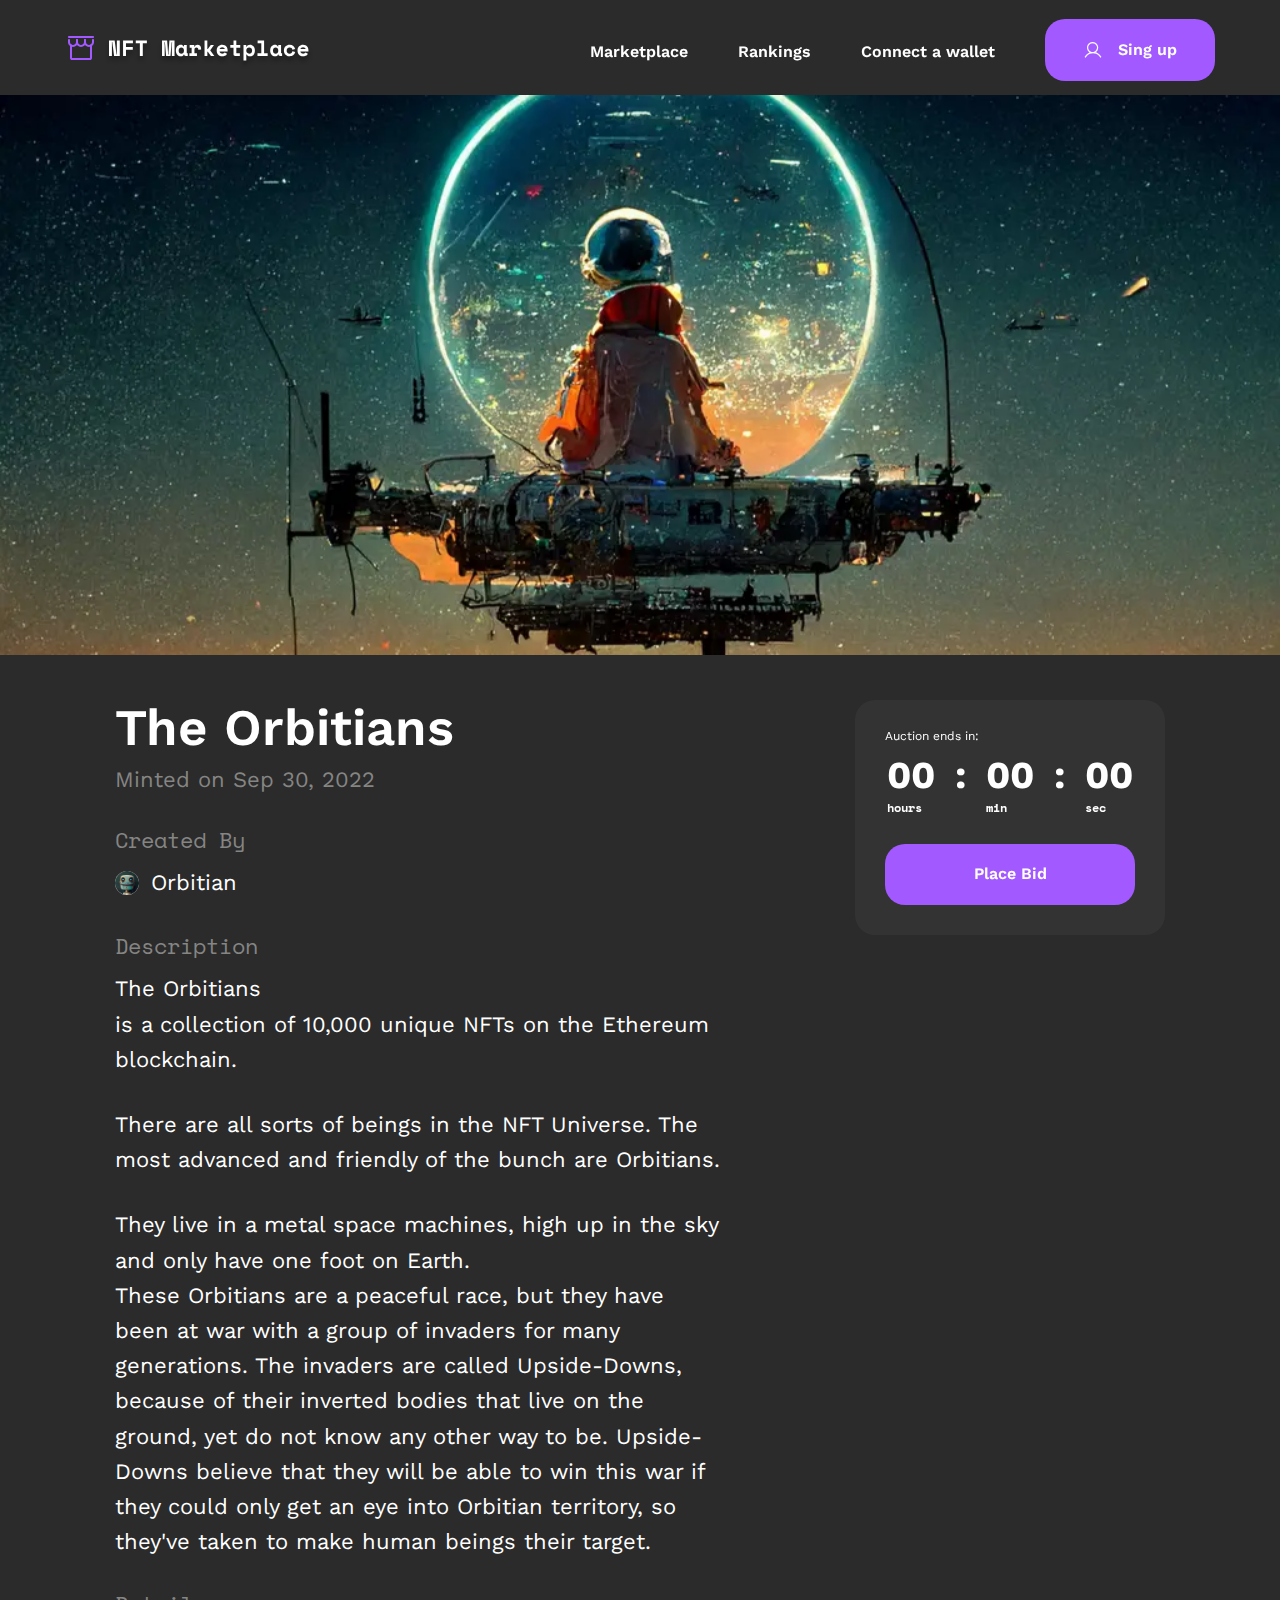
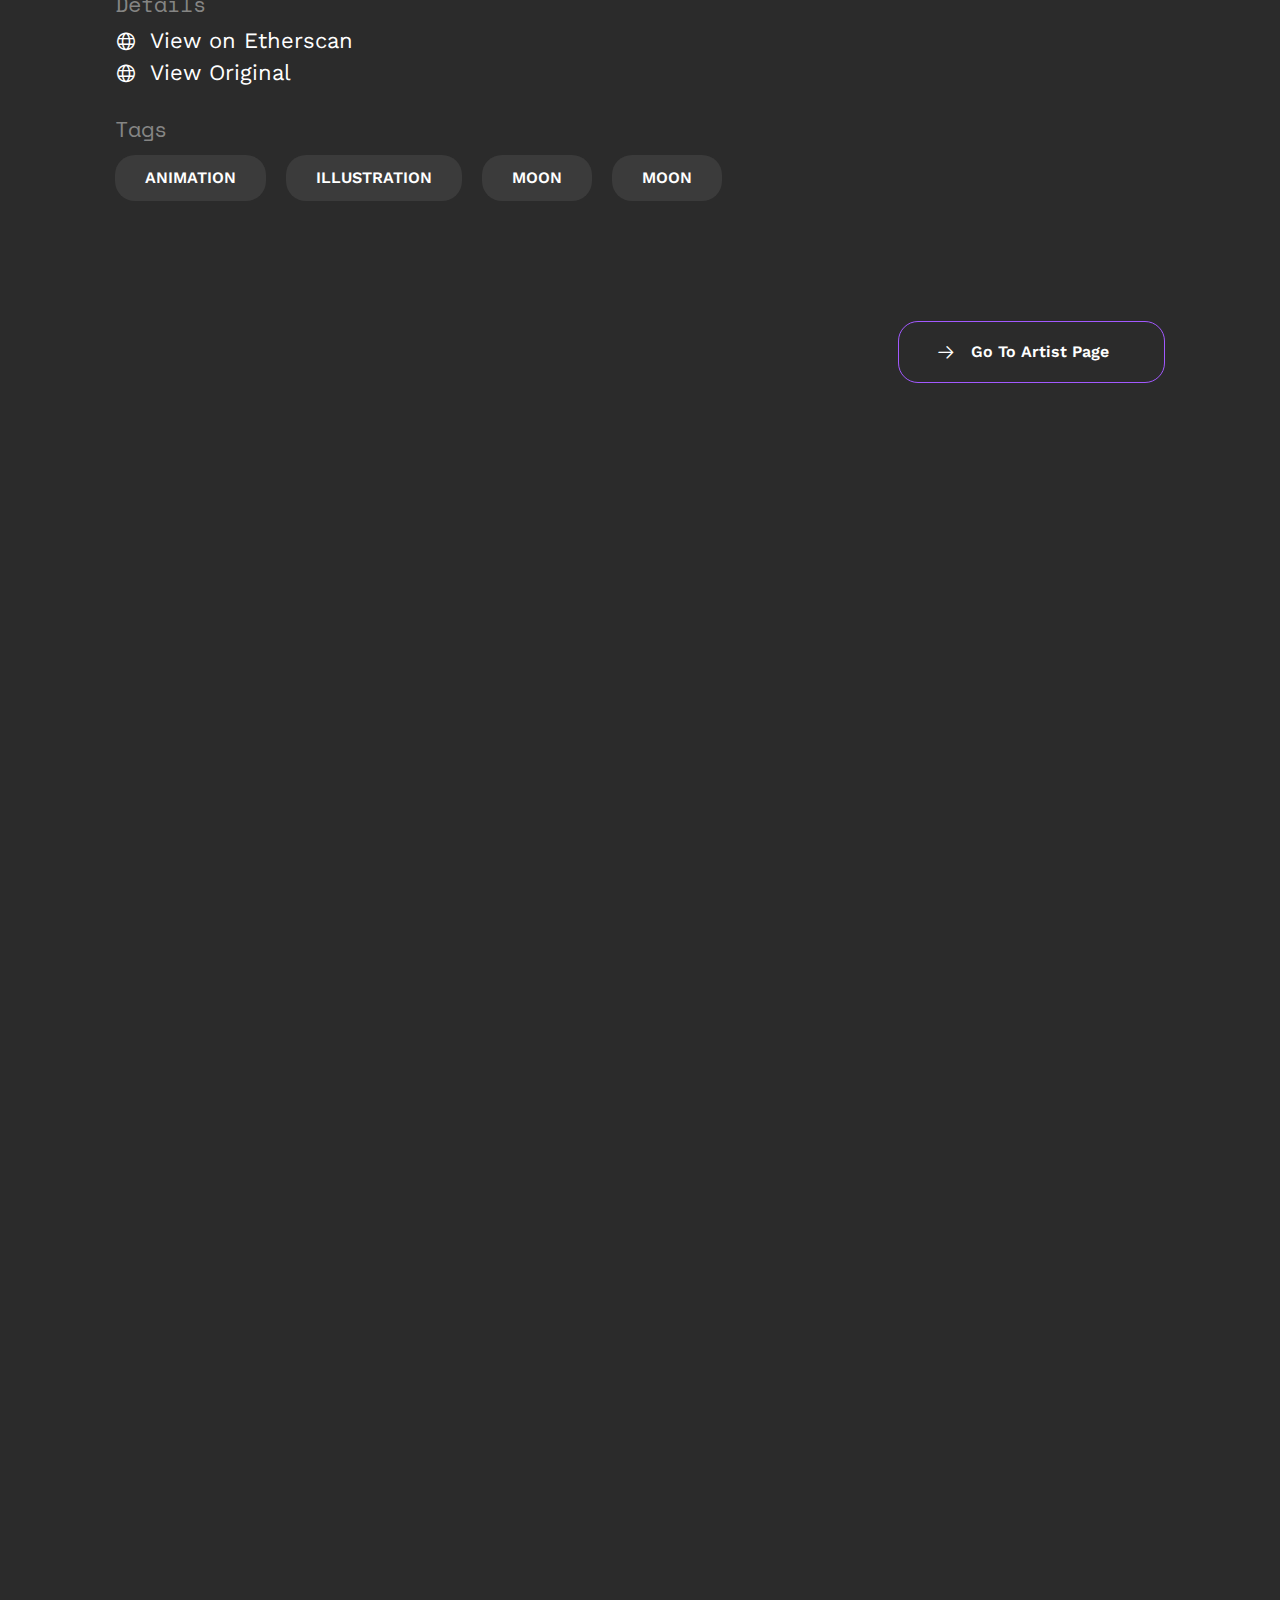
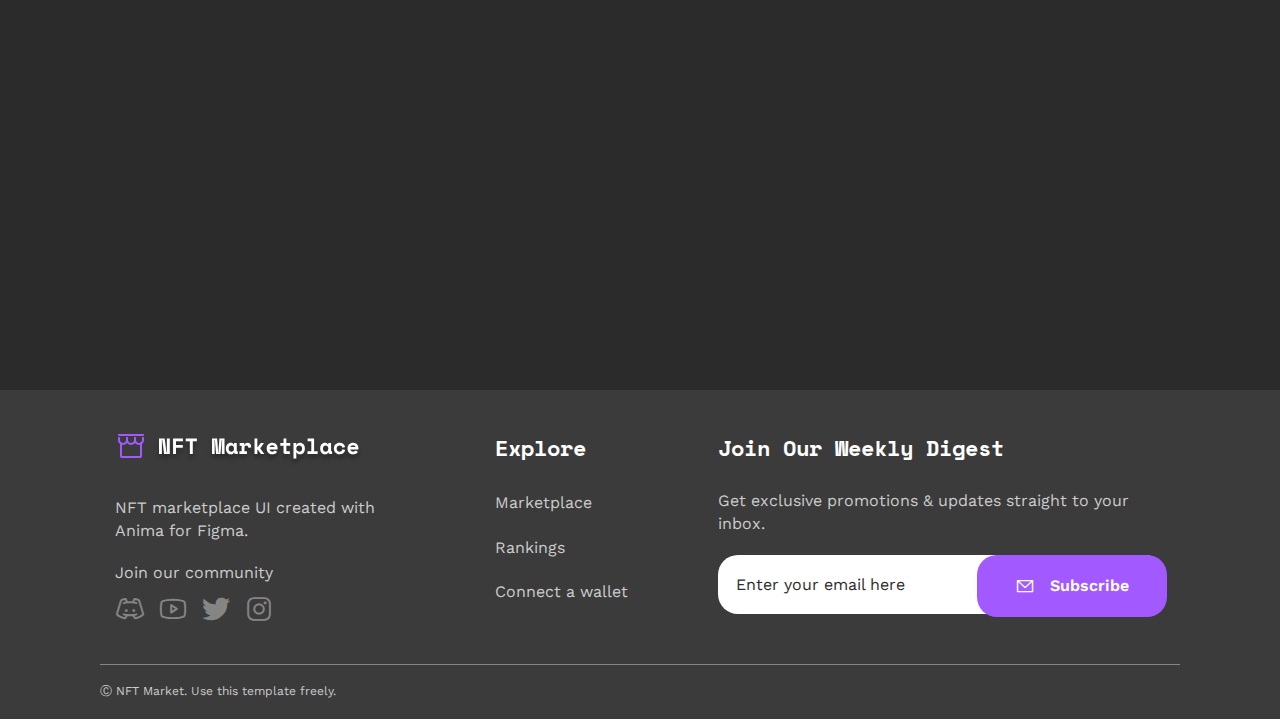
<file: nft.html>
<!DOCTYPE html>
<html lang="en">

<head>
	<title>NFT page</title>
	<meta charset="UTF-8">
	<meta name="format-detection" content="telephone=no">
	<!-- <style>body{opacity: 0;}</style> -->
	<link rel="stylesheet" href="css/style.min.css?_v=20230707194905">
	<link rel="shortcut icon" href="favicon.ico">
	<!-- <meta name="robots" content="noindex, nofollow"> -->
	<meta name="viewport" content="width=device-width, initial-scale=1.0">
</head>

<body>
	<div class="wrapper">
		<header class="header">
			<div class="header__container header__container--big">
				<a href="home.html" class="header__logo"><img src="img/logo.svg" alt="logo"></a>
				<div class="header__menu menu">
					<button type="button" class="menu__icon icon-menu">
						<span></span>
					</button>
					<nav class="menu__body">
						<ul class="menu__list">
							<li class="menu__item"><a href="marketplace.html" class="menu__link">Marketplace</a></li>
							<li class="menu__item"><a href="rankings.html" class="menu__link">Rankings</a></li>
							<li class="menu__item"><a href="connectwallet.html" class="menu__link">Connect a wallet</a></li>
							<li class="menu__item"><a href="acount.html" class="menu__button button button--medium _icon-user"><span>Sing
										up</span></a></li>
						</ul>
					</nav>
				</div>
			</div>

		</header>
		<main class="nft">
			<div data-prlx-parent data-smooth="1" data-center="center" class="nft__main main-nft">
				<div data-prlx data-coefficient="13" class="main-nft__image">
					<picture><source srcset="img/nft_image.webp" type="image/webp"><img src="img/nft_image.png" alt="image"></picture>
				</div>

			</div>
			<section data-prlx-parent data-smooth="1" data-center="center" id="nft" class="nft__page page-nft">
				<div class="page-nft__container">
					<div class="page-nft__body">
						<div class="page-nft__content">
							<h2 class="page-nft__title">The Orbitians</h2>
							<div class="page-nft__date">Minted on Sep 30, 2022</div>
							<div class="page-nft__label label-nft">Created By</div>
							<a href="#nft" class="page-nft__avatar avatar">
								<div class="avatar__image">
									<picture><source srcset="img/avatars/avatar_9.webp" type="image/webp"><img src="img/avatars/avatar_9.jpg" alt="avatar"></picture>
								</div>
								<div class="avatar__name avatar__name--big">Orbitian</div>
							</a>
							<div class="page-nft__description description-nft">
								<div class="description-nft__label label-nft">Description</div>
								<div class="description-nft__text">
									<p>
										The Orbitians<br>
										is a collection of 10,000 unique NFTs on the Ethereum blockchain.
									</p>
									<p>
										There are all sorts
										of beings in the NFT Universe.
										The most advanced and friendly of the bunch are Orbitians.
									</p>
									<p>
										They live in a metal
										space machines, high up in the sky and
										only have one foot on Earth.<br>
										These Orbitians are a peaceful race, but they have been at war with a group of
										invaders for many generations. The
										invaders are called Upside-Downs, because of their inverted bodies that live on
										the
										ground, yet do not know any other
										way to be. Upside-Downs believe that they will be able to win this war if they
										could
										only get an eye into Orbitian
										territory, so they've taken to make human beings their target.
									</p>
								</div>
							</div>
							<div class="page-nft__details details-nft">
								<div class="details-nft__label label-nft">Details</div>
								<ul class="details-nft__list">
									<li class="details-nft__item _icon-globe">View on Etherscan</li>
									<li class="details-nft__item _icon-globe">View Original</li>
								</ul>

							</div>
						</div>
						<div data-da=".page-nft__content, 767.98, 2" class="page-nft__timer timer">
							<h4 class="timer__title">Auction ends in:</h4>
							<div class="timer__items">
								<div class="timer__item timer__hours">00</div>
								<div class="timer__br">:</div>
								<div class="timer__item timer__minutes">00</div>
								<div class="timer__br">:</div>
								<div class="timer__item timer__seconds">00</div>
							</div>
							<button type="button" class="timer__button button button--medium">Place Bid</button>
						</div>
					</div>
					<div class="page-nft__details__tags tags-nft">
						<div class="tags-nft__label label-nft">Tags</div>
						<div class="tags-nft__items">
							<a href="nft" class="tags-nft__item">Animation</a>
							<a href="nft" class="tags-nft__item">illustration</a>
							<a href="nft" class="tags-nft__item">moon</a>
							<a href="nft" class="tags-nft__item">moon</a>
						</div>
					</div>
				</div>

			</section>

			<section id="works" class="nft__works-artist works-artist">
				<div class="works-artist__container">
					<div class="works-artist__header">
						<h2 data-watch-once data-watch class="works-artist__title title">More from this artist</h2>
						<a data-da=".works-artist__container, 767.98, 2" href="#works" class="works-artist__button button button--medium button--transparent _icon-arrow">Go To
							Artist Page</a>
					</div>
					<div class="works-artist__items">
						<article data-watch-once data-watch class="works-artist__item item-discover">
							<a href="#works" class="item-discover__image-ibg">
								<picture><source srcset="img/works/works_1.webp" type="image/webp"><img src="img/works/works_1.jpg" alt="image"></picture>
							</a>
							<div class="item-discover__body">
								<h5 class="item-discover__title"><a href="#works">Foxy Life</a></h5>
								<a href="#works" class="item-discover__avatar avatar">
									<div class="avatar__image">
										<picture><source srcset="img/avatars/avatar_9.webp" type="image/webp"><img src="img/avatars/avatar_9.jpg" alt="avatar"></picture>
									</div>
									<div class="avatar__nik">Orbitian</div>
								</a>
								<div class="item-discover__block-price">
									<div class="item-discover__price">Price<span>1.63 ETH</span></div>
									<div class="item-discover__highest">Highest Bid<span>0.33 wETH</span></div>
								</div>
							</div>
						</article>
						<article data-watch-once data-watch class="works-artist__item item-discover">
							<a href="#works" class="item-discover__image-ibg">
								<picture><source srcset="img/works/works_2.webp" type="image/webp"><img src="img/works/works_2.jpg" alt="image"></picture>
							</a>
							<div class="item-discover__body">
								<h5 class="item-discover__title"><a href="#works">Cat from future</a></h5>
								<a href="#works" class="item-discover__avatar avatar">
									<div class="avatar__image">
										<picture><source srcset="img/avatars/avatar_9.webp" type="image/webp"><img src="img/avatars/avatar_9.jpg" alt="avatar"></picture>
									</div>
									<div class="avatar__nik">Orbitian</div>
								</a>
								<div class="item-discover__block-price">
									<div class="item-discover__price">Price<span>1.63 ETH</span></div>
									<div class="item-discover__highest">Highest Bid<span>0.33 wETH</span></div>
								</div>
							</div>
						</article>
						<article data-watch-once data-watch class="works-artist__item item-discover">
							<a href="#works" class="item-discover__image-ibg">
								<picture><source srcset="img/works/works_3.webp" type="image/webp"><img src="img/works/works_3.jpg" alt="image"></picture>
							</a>
							<div class="item-discover__body">
								<h5 class="item-discover__title"><a href="#works">Psycho Dog</a></h5>
								<a href="#works" class="item-discover__avatar avatar">
									<div class="avatar__image">
										<picture><source srcset="img/avatars/avatar_9.webp" type="image/webp"><img src="img/avatars/avatar_9.jpg" alt="avatar"></picture>
									</div>
									<div class="avatar__nik">Orbitian</div>
								</a>
								<div class="item-discover__block-price">
									<div class="item-discover__price">Price<span>1.63 ETH</span></div>
									<div class="item-discover__highest">Highest Bid<span>0.33 wETH</span></div>
								</div>
							</div>
						</article>
						<article data-watch-once data-watch class="works-artist__item item-discover">
							<a href="#works" class="item-discover__image-ibg">
								<picture><source srcset="img/works/works_4.webp" type="image/webp"><img src="img/works/works_4.jpg" alt="image"></picture>
							</a>
							<div class="item-discover__body">
								<h5 class="item-discover__title"><a href="#works">Designer Bear</a></h5>
								<a href="#works" class="item-discover__avatar avatar">
									<div class="avatar__image">
										<picture><source srcset="img/avatars/avatar_9.webp" type="image/webp"><img src="img/avatars/avatar_9.jpg" alt="avatar"></picture>
									</div>
									<div class="avatar__nik">Orbitian</div>
								</a>
								<div class="item-discover__block-price">
									<div class="item-discover__price">Price<span>1.63 ETH</span></div>
									<div class="item-discover__highest">Highest Bid<span>0.33 wETH</span></div>
								</div>
							</div>
						</article>
						<article data-watch-once data-watch class="works-artist__item item-discover">
							<a href="#works" class="item-discover__image-ibg">
								<picture><source srcset="img/works/works_5.webp" type="image/webp"><img src="img/works/works_5.jpg" alt="image"></picture>
							</a>
							<div class="item-discover__body">
								<h5 class="item-discover__title"><a href="#works">Dancing Robot 0375</a></h5>
								<a href="#works" class="item-discover__avatar avatar">
									<div class="avatar__image">
										<picture><source srcset="img/avatars/avatar_9.webp" type="image/webp"><img src="img/avatars/avatar_9.jpg" alt="avatar"></picture>
									</div>
									<div class="avatar__nik">Orbitian</div>
								</a>
								<div class="item-discover__block-price">
									<div class="item-discover__price">Price<span>1.63 ETH</span></div>
									<div class="item-discover__highest">Highest Bid<span>0.33 wETH</span></div>
								</div>
							</div>
						</article>
						<article data-watch-once data-watch class="works-artist__item item-discover">
							<a href="#works" class="item-discover__image-ibg">
								<picture><source srcset="img/works/works_6.webp" type="image/webp"><img src="img/works/works_6.jpg" alt="image"></picture>
							</a>
							<div class="item-discover__body">
								<h5 class="item-discover__title"><a href="#works">Dancing Robot 0356</a></h5>
								<a href="#works" class="item-discover__avatar avatar">
									<div class="avatar__image">
										<picture><source srcset="img/avatars/avatar_9.webp" type="image/webp"><img src="img/avatars/avatar_9.jpg" alt="avatar"></picture>
									</div>
									<div class="avatar__nik">Orbitian</div>
								</a>
								<div class="item-discover__block-price">
									<div class="item-discover__price">Price<span>1.63 ETH</span></div>
									<div class="item-discover__highest">Highest Bid<span>0.33 wETH</span></div>
								</div>
							</div>
						</article>
						<article data-watch-once data-watch class="works-artist__item item-discover">
							<a href="#works" class="item-discover__image-ibg">
								<picture><source srcset="img/works/works_7.webp" type="image/webp"><img src="img/works/works_7.jpg" alt="image"></picture>
							</a>
							<div class="item-discover__body">
								<h5 class="item-discover__title"><a href="#works">Dancing Robot 0321</a></h5>
								<a href="#works" class="item-discover__avatar avatar">
									<div class="avatar__image">
										<picture><source srcset="img/avatars/avatar_9.webp" type="image/webp"><img src="img/avatars/avatar_9.jpg" alt="avatar"></picture>
									</div>
									<div class="avatar__nik">Orbitian</div>
								</a>
								<div class="item-discover__block-price">
									<div class="item-discover__price">Price<span>1.63 ETH</span></div>
									<div class="item-discover__highest">Highest Bid<span>0.33 wETH</span></div>
								</div>
							</div>
						</article>
						<article data-watch-once data-watch class="works-artist__item item-discover">
							<a href="#works" class="item-discover__image-ibg">
								<picture><source srcset="img/works/works_8.webp" type="image/webp"><img src="img/works/works_8.jpg" alt="image"></picture>
							</a>
							<div class="item-discover__body">
								<h5 class="item-discover__title"><a href="#works">Dancing Robot 0512</a></h5>
								<a href="#works" class="item-discover__avatar avatar">
									<div class="avatar__image">
										<picture><source srcset="img/avatars/avatar_9.webp" type="image/webp"><img src="img/avatars/avatar_9.jpg" alt="avatar"></picture>
									</div>
									<div class="avatar__nik">Orbitian</div>
								</a>
								<div class="item-discover__block-price">
									<div class="item-discover__price">Price<span>1.63 ETH</span></div>
									<div class="item-discover__highest">Highest Bid<span>0.33 wETH</span></div>
								</div>
							</div>
						</article>
						<article data-watch-once data-watch class="works-artist__item item-discover">
							<a href="#works" class="item-discover__image-ibg">
								<picture><source srcset="img/works/works_9.webp" type="image/webp"><img src="img/works/works_9.jpg" alt="image"></picture>
							</a>
							<div class="item-discover__body">
								<h5 class="item-discover__title"><a href="#works">Dancing Robot 0024</a></h5>
								<a href="#works" class="item-discover__avatar avatar">
									<div class="avatar__image">
										<picture><source srcset="img/avatars/avatar_9.webp" type="image/webp"><img src="img/avatars/avatar_9.jpg" alt="avatar"></picture>
									</div>
									<div class="avatar__nik">Orbitian</div>
								</a>
								<div class="item-discover__block-price">
									<div class="item-discover__price">Price<span>1.63 ETH</span></div>
									<div class="item-discover__highest">Highest Bid<span>0.33 wETH</span></div>
								</div>
							</div>
						</article>
					</div>
				</div>
			</section>

		</main>
		<footer id="footer" class="footer">
			<div class="footer__top">
				<div class="footer__container-main">
					<div class="footer__column">
						<a href="home.html" class="footer__logo"><img src="img/logo.svg" alt="logo"></a>
						<div class="footer__text">NFT marketplace UI created with Anima for Figma.</div>
						<div class="footer__social social">
							<div class="social__label">Join our community</div>
							<ul class="social__list">
								<li class="social__item"><a href="#footer" class="social__link _icon-discord"></a></li>
								<li class="social__item"><a href="#footer" class="social__link _icon-youtube"></a></li>
								<li class="social__item"><a href="#footer" class="social__link _icon-twitter"></a></li>
								<li class="social__item"><a href="#footer" class="social__link _icon-insta"></a></li>
							</ul>
						</div>
					</div>
					<div class="footer__column">
						<div class="footer__menu menu-footer">
							<div class="menu-footer__label">Explore</div>
							<nav class="menu-footer__nav">
								<ul class="menu-footer__list">
									<li class="menu-footer__item"><a href="#" class="menu-footer__link">Marketplace</a></li>
									<li class="menu-footer__item"><a href="#" class="menu-footer__link">Rankings</a></li>
									<li class="menu-footer__item"><a href="connectwallet.html" class="menu-footer__link">Connect a wallet</a></li>
								</ul>
							</nav>

						</div>
					</div>
					<div class="footer__column">
						<div class="footer__label">Join our weekly digest</div>
						<div class="footer__text">Get exclusive promotions & updates straight to your inbox.</div>
						<form action="#" class="footer__form form-footer">
							<div class="form-footer__line">
								<input type="email" data-required class="form-footer__input" placeholder="Enter your email here">
								<button class="form-footer__button button button--medium button--form _icon-mail" type="submit"><span>Subscribe</span></button>
							</div>
						</form>
					</div>
				</div>
			</div>
			<div class="footer__bottom">
				<div class="footer__container">
					Ⓒ NFT Market. Use this template freely.
				</div>
			</div>
		</footer>
	</div>
	<script src="js/app.min.js?_v=20230707194905"></script>
</body>

</html>
</file>
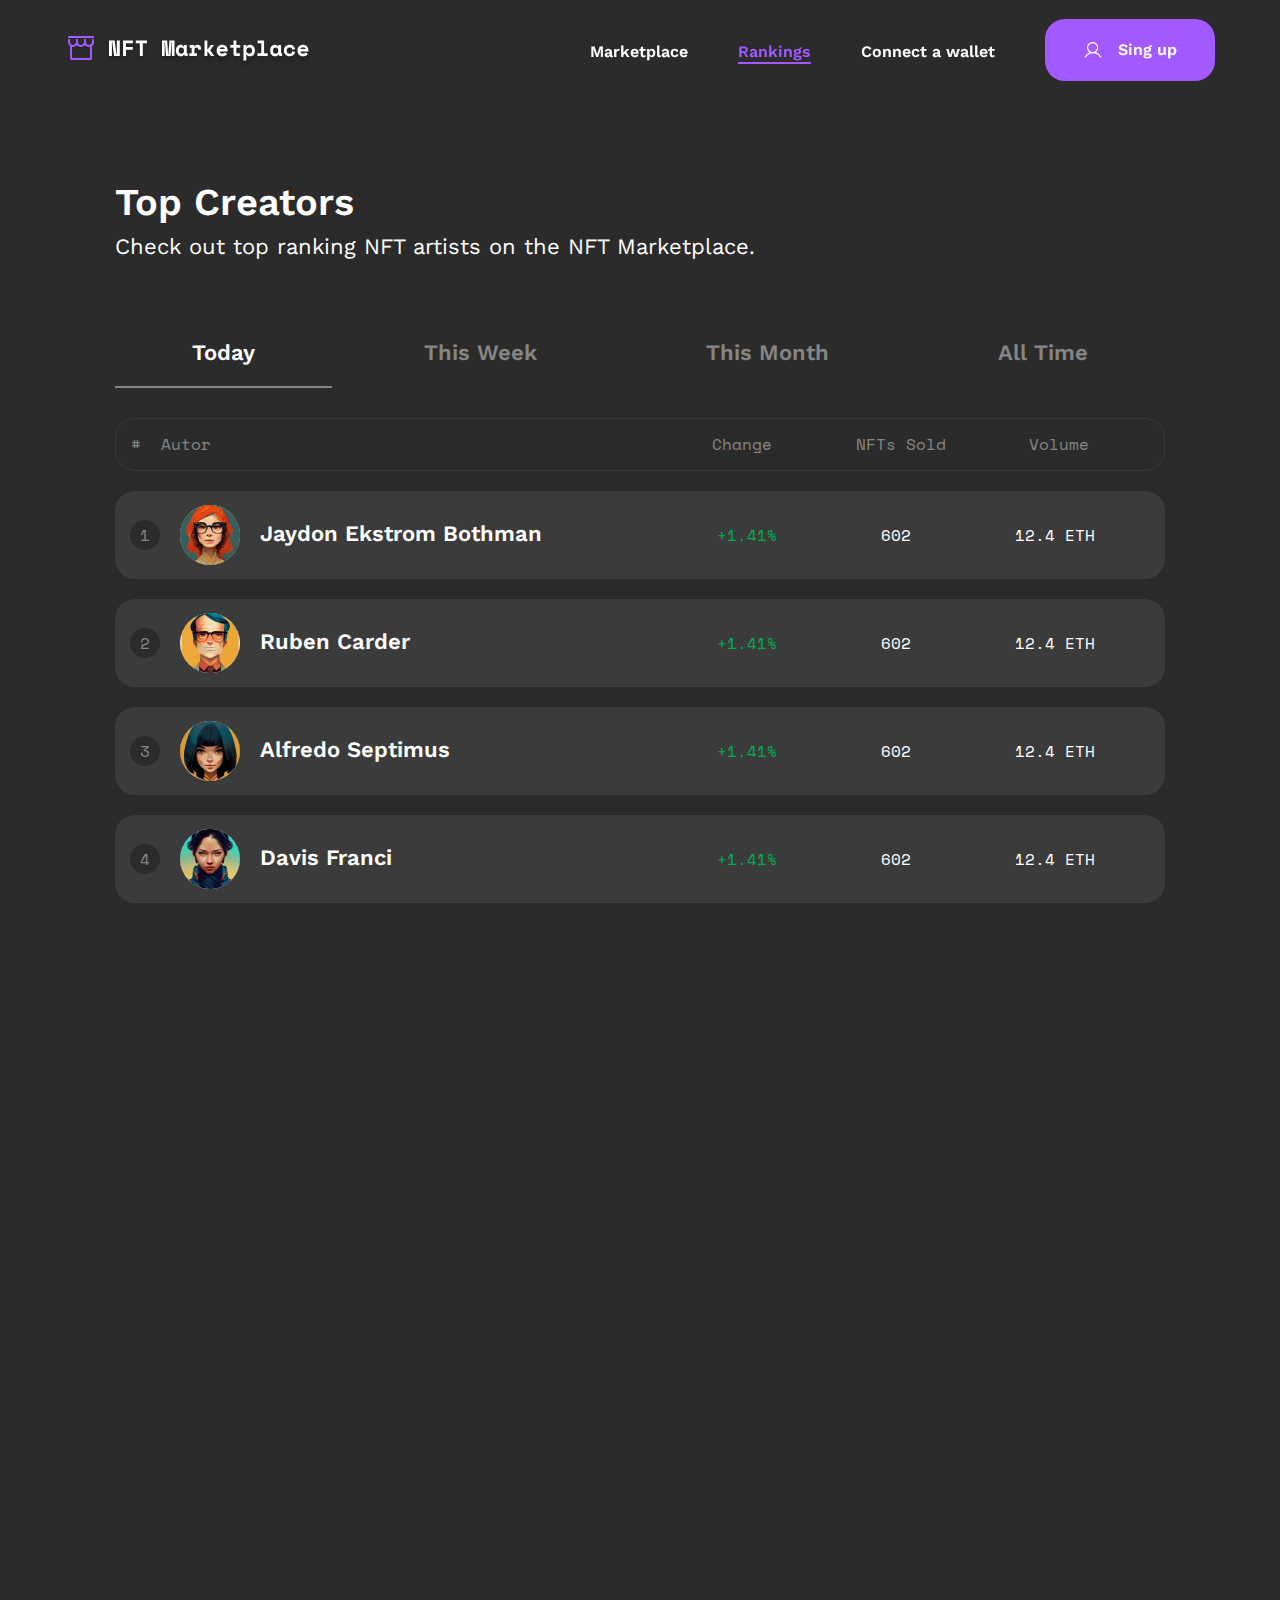
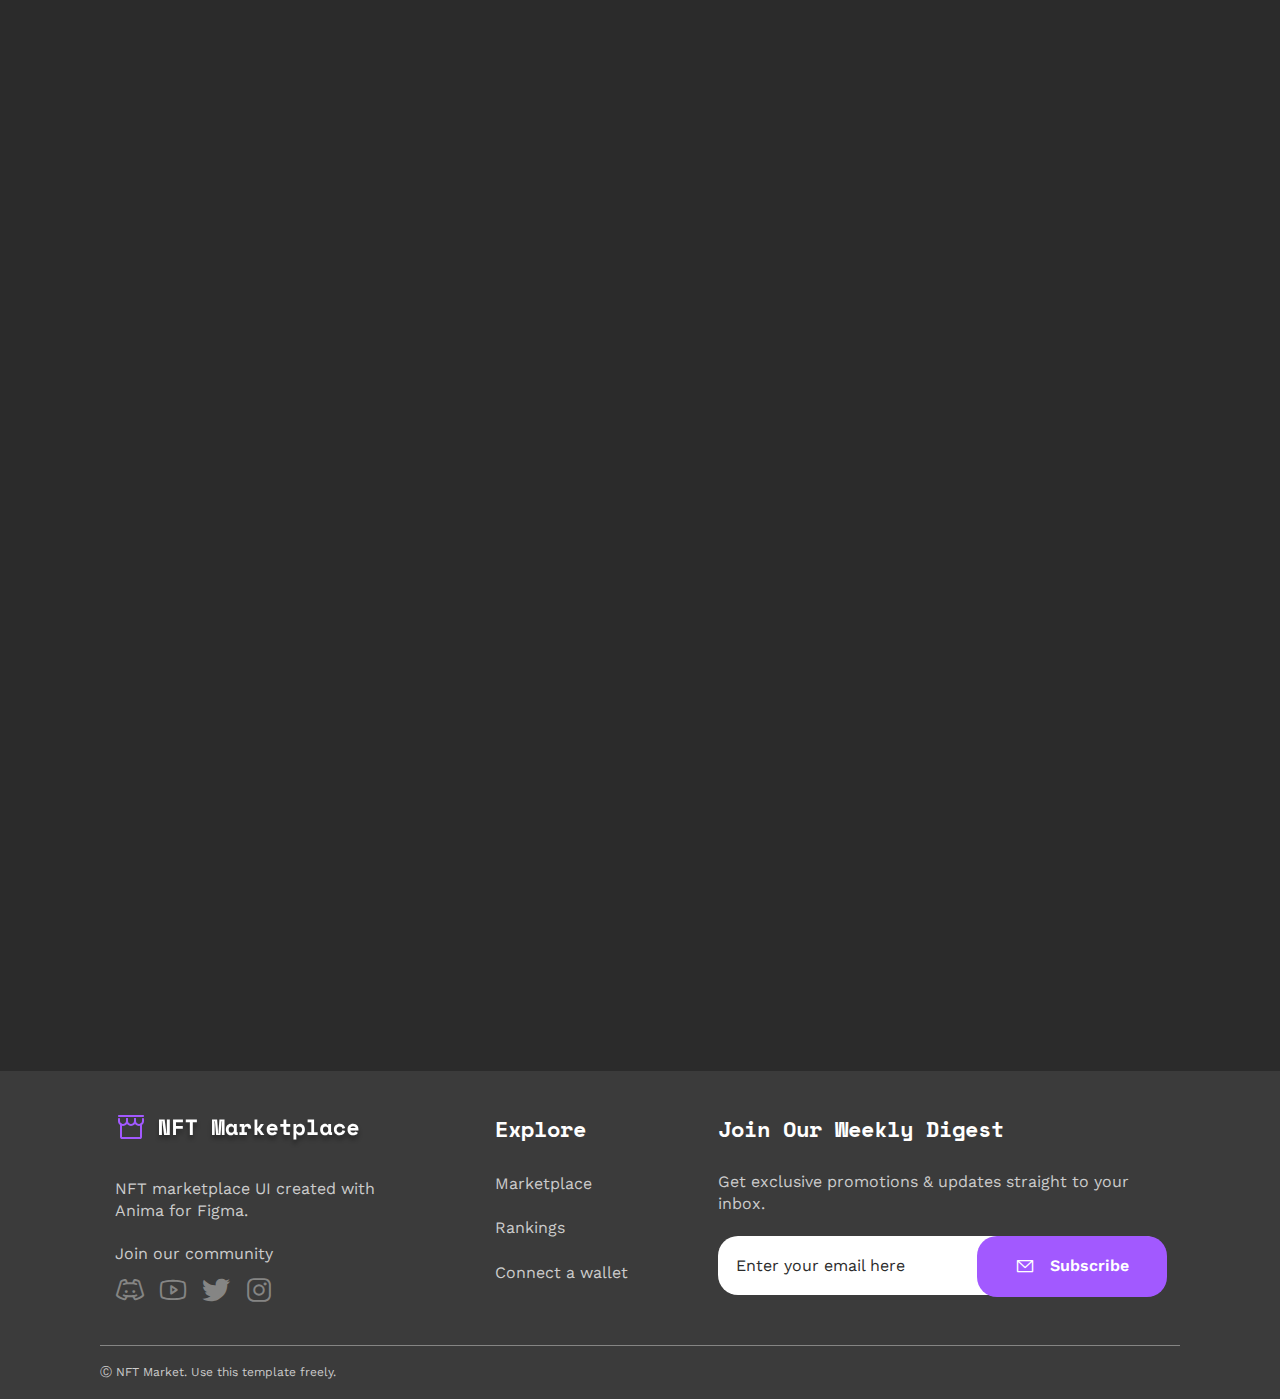
<file: rankings.html>
<!DOCTYPE html>
<html lang="en">

<head>
	<title>Rankings</title>
	<meta charset="UTF-8">
	<meta name="format-detection" content="telephone=no">
	<!-- <style>body{opacity: 0;}</style> -->
	<link rel="stylesheet" href="css/style.min.css?_v=20230707194905">
	<link rel="shortcut icon" href="favicon.ico">
	<!-- <meta name="robots" content="noindex, nofollow"> -->
	<meta name="viewport" content="width=device-width, initial-scale=1.0">
</head>

<body>
	<div class="wrapper">
		<header class="header">
			<div class="header__container header__container--big">
				<a href="home.html" class="header__logo"><img src="img/logo.svg" alt="logo"></a>
				<div class="header__menu menu">
					<button type="button" class="menu__icon icon-menu">
						<span></span>
					</button>
					<nav class="menu__body">
						<ul class="menu__list">
							<li class="menu__item"><a href="marketplace.html" class="menu__link">Marketplace</a></li>
							<li class="menu__item"><a href="rankings.html" class="menu__link">Rankings</a></li>
							<li class="menu__item"><a href="connectwallet.html" class="menu__link">Connect a wallet</a></li>
							<li class="menu__item"><a href="acount.html" class="menu__button button button--medium _icon-user"><span>Sing
										up</span></a></li>
						</ul>
					</nav>
				</div>
			</div>

		</header>
		<main class="rankings">
			<section class="rankings__main main-rankings">
				<div class="main-rankings__container">
					<div class="main-rankings__block-title">
						<h1 data-watch-once data-watch class="main-rankings__title title">Top Creators</h1>
						<h3 data-watch-once data-watch class="main-rankings__subtitle subtitle">Check out top ranking
							NFT artists on the NFT
							Marketplace.</h3>
					</div>
				</div>
			</section>

			<div class="rankings__categories categories-rankings">
				<div class="categories-rankings__container">
					<nav class="categories-rankings__navigation navigation-categories">
						<button type="button" class="navigation-categories__button _active">Today</button>
						<button type="button" class="navigation-categories__button">This Week</button>
						<button type="button" class="navigation-categories__button">This Month</button>
						<button type="button" class="navigation-categories__button">All Time</button>
					</nav>
					<nav class="categories-rankings__mobile-navigation navigation-categories">
						<button type="button" class="navigation-categories__button _active">1d</button>
						<button type="button" class="navigation-categories__button">7d</button>
						<button type="button" class="navigation-categories__button">30d</button>
						<button type="button" class="navigation-categories__button">All Time</button>
					</nav>
					<div id="rankings_cat" class="categories-rankings__items">
						<div class="categories-rankings__prev-item prev-item-rankings">
							<div class="prev-item-rankings__autor">
								<div class="prev-item-rankings__num">#</div>
								<div class="prev-item-rankings__name">Autor</div>
							</div>
							<div class="prev-item-rankings__change">Change</div>
							<div class="prev-item-rankings__sold">NFTs Sold</div>
							<div class="prev-item-rankings__volume">Volume</div>
						</div>
						<a data-watch-once data-watch href="#rankings_cat" class="categories-rankings__item item-rankings">
							<div class="item-rankings__autor">
								<div class="item-rankings__num">1</div>
								<div class="item-rankings__avatar">
									<picture><source srcset="img/avatars/avatar_1.webp" type="image/webp"><img src="img/avatars/avatar_1.jpg" alt="avatar"></picture>
								</div>
								<div class="item-rankings__name">Jaydon Ekstrom Bothman</div>
							</div>
							<div class="item-rankings__change">+1.41%</div>
							<div class="item-rankings__sold">602</div>
							<div class="item-rankings__volume">12.4 ETH</div>
						</a>
						<a data-watch-once data-watch href="#rankings_cat" class="categories-rankings__item item-rankings">
							<div class="item-rankings__autor">
								<div class="item-rankings__num">2</div>
								<div class="item-rankings__avatar">
									<picture><source srcset="img/avatars/avatar_2.webp" type="image/webp"><img src="img/avatars/avatar_2.jpg" alt="avatar"></picture>
								</div>
								<div class="item-rankings__name">Ruben Carder</div>
							</div>
							<div class="item-rankings__change">+1.41%</div>
							<div class="item-rankings__sold">602</div>
							<div class="item-rankings__volume">12.4 ETH</div>
						</a>
						<a data-watch-once data-watch href="#rankings_cat" class="categories-rankings__item item-rankings">
							<div class="item-rankings__autor">
								<div class="item-rankings__num">3</div>
								<div class="item-rankings__avatar">
									<picture><source srcset="img/avatars/avatar_3.webp" type="image/webp"><img src="img/avatars/avatar_3.jpg" alt="avatar"></picture>
								</div>
								<div class="item-rankings__name">Alfredo Septimus</div>
							</div>
							<div class="item-rankings__change">+1.41%</div>
							<div class="item-rankings__sold">602</div>
							<div class="item-rankings__volume">12.4 ETH</div>
						</a>
						<a data-watch-once data-watch href="#rankings_cat" class="categories-rankings__item item-rankings">
							<div class="item-rankings__autor">
								<div class="item-rankings__num">4</div>
								<div class="item-rankings__avatar">
									<picture><source srcset="img/avatars/avatar_4.webp" type="image/webp"><img src="img/avatars/avatar_4.jpg" alt="avatar"></picture>
								</div>
								<div class="item-rankings__name">Davis Franci</div>
							</div>
							<div class="item-rankings__change">+1.41%</div>
							<div class="item-rankings__sold">602</div>
							<div class="item-rankings__volume">12.4 ETH</div>
						</a>
						<a data-watch-once data-watch href="#rankings_cat" class="categories-rankings__item item-rankings">
							<div class="item-rankings__autor">
								<div class="item-rankings__num">5</div>
								<div class="item-rankings__avatar">
									<picture><source srcset="img/avatars/avatar_5.webp" type="image/webp"><img src="img/avatars/avatar_5.jpg" alt="avatar"></picture>
								</div>
								<div class="item-rankings__name">Livia Rosser</div>
							</div>
							<div class="item-rankings__change">+1.41%</div>
							<div class="item-rankings__sold">602</div>
							<div class="item-rankings__volume">12.4 ETH</div>
						</a>
						<a data-watch-once data-watch href="#rankings_cat" class="categories-rankings__item item-rankings">
							<div class="item-rankings__autor">
								<div class="item-rankings__num">6</div>
								<div class="item-rankings__avatar">
									<picture><source srcset="img/avatars/avatar_6.webp" type="image/webp"><img src="img/avatars/avatar_6.jpg" alt="avatar"></picture>
								</div>
								<div class="item-rankings__name">Kianna Donin</div>
							</div>
							<div class="item-rankings__change">+1.41%</div>
							<div class="item-rankings__sold">602</div>
							<div class="item-rankings__volume">12.4 ETH</div>
						</a>
						<a data-watch-once data-watch href="#rankings_cat" class="categories-rankings__item item-rankings">
							<div class="item-rankings__autor">
								<div class="item-rankings__num">7</div>
								<div class="item-rankings__avatar">
									<picture><source srcset="img/avatars/avatar_7.webp" type="image/webp"><img src="img/avatars/avatar_7.jpg" alt="avatar"></picture>
								</div>
								<div class="item-rankings__name">Phillip Lipshutz</div>
							</div>
							<div class="item-rankings__change">+1.41%</div>
							<div class="item-rankings__sold">602</div>
							<div class="item-rankings__volume">12.4 ETH</div>
						</a>
						<a data-watch-once data-watch href="#rankings_cat" class="categories-rankings__item item-rankings">
							<div class="item-rankings__autor">
								<div class="item-rankings__num">8</div>
								<div class="item-rankings__avatar">
									<picture><source srcset="img/avatars/avatar_8.webp" type="image/webp"><img src="img/avatars/avatar_8.jpg" alt="avatar"></picture>
								</div>
								<div class="item-rankings__name">Maria Rosser</div>
							</div>
							<div class="item-rankings__change">+1.41%</div>
							<div class="item-rankings__sold">602</div>
							<div class="item-rankings__volume">12.4 ETH</div>
						</a>
						<a data-watch-once data-watch href="#rankings_cat" class="categories-rankings__item item-rankings">
							<div class="item-rankings__autor">
								<div class="item-rankings__num">9</div>
								<div class="item-rankings__avatar">
									<picture><source srcset="img/avatars/avatar_9.webp" type="image/webp"><img src="img/avatars/avatar_9.jpg" alt="avatar"></picture>
								</div>
								<div class="item-rankings__name">Kianna Stanton</div>
							</div>
							<div class="item-rankings__change">+1.41%</div>
							<div class="item-rankings__sold">602</div>
							<div class="item-rankings__volume">12.4 ETH</div>
						</a>
						<a data-watch-once data-watch href="#rankings_cat" class="categories-rankings__item item-rankings">
							<div class="item-rankings__autor">
								<div class="item-rankings__num">10</div>
								<div class="item-rankings__avatar">
									<picture><source srcset="img/avatars/avatar_10.webp" type="image/webp"><img src="img/avatars/avatar_10.jpg" alt="avatar"></picture>
								</div>
								<div class="item-rankings__name">Angel Lubin</div>
							</div>
							<div class="item-rankings__change">+1.41%</div>
							<div class="item-rankings__sold">602</div>
							<div class="item-rankings__volume">12.4 ETH</div>
						</a>
						<a data-watch-once data-watch href="#rankings_cat" class="categories-rankings__item item-rankings">
							<div class="item-rankings__autor">
								<div class="item-rankings__num">11</div>
								<div class="item-rankings__avatar">
									<picture><source srcset="img/avatars/avatar_11.webp" type="image/webp"><img src="img/avatars/avatar_11.jpg" alt="avatar"></picture>
								</div>
								<div class="item-rankings__name">Allison Torff</div>
							</div>
							<div class="item-rankings__change">+1.41%</div>
							<div class="item-rankings__sold">602</div>
							<div class="item-rankings__volume">12.4 ETH</div>
						</a>
						<a data-watch-once data-watch href="#rankings_cat" class="categories-rankings__item item-rankings">
							<div class="item-rankings__autor">
								<div class="item-rankings__num">12</div>
								<div class="item-rankings__avatar">
									<picture><source srcset="img/avatars/avatar_12.webp" type="image/webp"><img src="img/avatars/avatar_12.jpg" alt="avatar"></picture>
								</div>
								<div class="item-rankings__name">Davis Workman</div>
							</div>
							<div class="item-rankings__change">+1.41%</div>
							<div class="item-rankings__sold">602</div>
							<div class="item-rankings__volume">12.4 ETH</div>
						</a>
						<a data-watch-once data-watch href="#rankings_cat" class="categories-rankings__item item-rankings">
							<div class="item-rankings__autor">
								<div class="item-rankings__num">13</div>
								<div class="item-rankings__avatar">
									<picture><source srcset="img/avatars/avatar_13.webp" type="image/webp"><img src="img/avatars/avatar_13.jpg" alt="avatar"></picture>
								</div>
								<div class="item-rankings__name">Lindsey Lipshutz</div>
							</div>
							<div class="item-rankings__change">+1.41%</div>
							<div class="item-rankings__sold">602</div>
							<div class="item-rankings__volume">12.4 ETH</div>
						</a>
						<a data-watch-once data-watch href="#rankings_cat" class="categories-rankings__item item-rankings">
							<div class="item-rankings__autor">
								<div class="item-rankings__num">14</div>
								<div class="item-rankings__avatar">
									<picture><source srcset="img/avatars/avatar_14.webp" type="image/webp"><img src="img/avatars/avatar_14.jpg" alt="avatar"></picture>
								</div>
								<div class="item-rankings__name">Randy Carder</div>
							</div>
							<div class="item-rankings__change">+1.41%</div>
							<div class="item-rankings__sold">602</div>
							<div class="item-rankings__volume">12.4 ETH</div>
						</a>
						<a data-watch-once data-watch href="#rankings_cat" class="categories-rankings__item item-rankings">
							<div class="item-rankings__autor">
								<div class="item-rankings__num">15</div>
								<div class="item-rankings__avatar">
									<picture><source srcset="img/avatars/avatar_15.webp" type="image/webp"><img src="img/avatars/avatar_15.jpg" alt="avatar"></picture>
								</div>
								<div class="item-rankings__name">Lydia Culhane</div>
							</div>
							<div class="item-rankings__change">+1.41%</div>
							<div class="item-rankings__sold">602</div>
							<div class="item-rankings__volume">12.4 ETH</div>
						</a>
						<a data-watch-once data-watch href="#rankings_cat" class="categories-rankings__item item-rankings">
							<div class="item-rankings__autor">
								<div class="item-rankings__num">16</div>
								<div class="item-rankings__avatar">
									<picture><source srcset="img/avatars/avatar_16.webp" type="image/webp"><img src="img/avatars/avatar_16.jpg" alt="avatar"></picture>
								</div>
								<div class="item-rankings__name">Rayna Bator</div>
							</div>
							<div class="item-rankings__change">+1.41%</div>
							<div class="item-rankings__sold">602</div>
							<div class="item-rankings__volume">12.4 ETH</div>
						</a>
						<a data-watch-once data-watch href="#rankings_cat" class="categories-rankings__item item-rankings">
							<div class="item-rankings__autor">
								<div class="item-rankings__num">17</div>
								<div class="item-rankings__avatar">
									<picture><source srcset="img/avatars/avatar_17.webp" type="image/webp"><img src="img/avatars/avatar_17.jpg" alt="avatar"></picture>
								</div>
								<div class="item-rankings__name">Rayna Bator</div>
							</div>
							<div class="item-rankings__change">+1.41%</div>
							<div class="item-rankings__sold">602</div>
							<div class="item-rankings__volume">12.4 ETH</div>
						</a>
						<a data-watch-once data-watch href="#rankings_cat" class="categories-rankings__item item-rankings">
							<div class="item-rankings__autor">
								<div class="item-rankings__num">18</div>
								<div class="item-rankings__avatar">
									<picture><source srcset="img/avatars/avatar_18.webp" type="image/webp"><img src="img/avatars/avatar_18.jpg" alt="avatar"></picture>
								</div>
								<div class="item-rankings__name">Rayna Bator</div>
							</div>
							<div class="item-rankings__change">+1.41%</div>
							<div class="item-rankings__sold">602</div>
							<div class="item-rankings__volume">12.4 ETH</div>
						</a>
						<a data-watch-once data-watch href="#rankings_cat" class="categories-rankings__item item-rankings">
							<div class="item-rankings__autor">
								<div class="item-rankings__num">19</div>
								<div class="item-rankings__avatar">
									<picture><source srcset="img/avatars/avatar_19.webp" type="image/webp"><img src="img/avatars/avatar_19.jpg" alt="avatar"></picture>
								</div>
								<div class="item-rankings__name">Skylar Levin</div>
							</div>
							<div class="item-rankings__change">+1.41%</div>
							<div class="item-rankings__sold">602</div>
							<div class="item-rankings__volume">12.4 ETH</div>
						</a>
						<a data-watch-once data-watch href="#rankings_cat" class="categories-rankings__item item-rankings">
							<div class="item-rankings__autor">
								<div class="item-rankings__num">20</div>
								<div class="item-rankings__avatar">
									<picture><source srcset="img/avatars/avatar_20.webp" type="image/webp"><img src="img/avatars/avatar_20.jpg" alt="avatar"></picture>
								</div>
								<div class="item-rankings__name">Terry Dorwart</div>
							</div>
							<div class="item-rankings__change">+1.41%</div>
							<div class="item-rankings__sold">602</div>
							<div class="item-rankings__volume">12.4 ETH</div>
						</a>
					</div>
				</div>
			</div>
		</main>

		<footer id="footer" class="footer">
			<div class="footer__top">
				<div class="footer__container-main">
					<div class="footer__column">
						<a href="home.html" class="footer__logo"><img src="img/logo.svg" alt="logo"></a>
						<div class="footer__text">NFT marketplace UI created with Anima for Figma.</div>
						<div class="footer__social social">
							<div class="social__label">Join our community</div>
							<ul class="social__list">
								<li class="social__item"><a href="#footer" class="social__link _icon-discord"></a></li>
								<li class="social__item"><a href="#footer" class="social__link _icon-youtube"></a></li>
								<li class="social__item"><a href="#footer" class="social__link _icon-twitter"></a></li>
								<li class="social__item"><a href="#footer" class="social__link _icon-insta"></a></li>
							</ul>
						</div>
					</div>
					<div class="footer__column">
						<div class="footer__menu menu-footer">
							<div class="menu-footer__label">Explore</div>
							<nav class="menu-footer__nav">
								<ul class="menu-footer__list">
									<li class="menu-footer__item"><a href="#" class="menu-footer__link">Marketplace</a></li>
									<li class="menu-footer__item"><a href="#" class="menu-footer__link">Rankings</a></li>
									<li class="menu-footer__item"><a href="connectwallet.html" class="menu-footer__link">Connect a wallet</a></li>
								</ul>
							</nav>

						</div>
					</div>
					<div class="footer__column">
						<div class="footer__label">Join our weekly digest</div>
						<div class="footer__text">Get exclusive promotions & updates straight to your inbox.</div>
						<form action="#" class="footer__form form-footer">
							<div class="form-footer__line">
								<input type="email" data-required class="form-footer__input" placeholder="Enter your email here">
								<button class="form-footer__button button button--medium button--form _icon-mail" type="submit"><span>Subscribe</span></button>
							</div>
						</form>
					</div>
				</div>
			</div>
			<div class="footer__bottom">
				<div class="footer__container">
					Ⓒ NFT Market. Use this template freely.
				</div>
			</div>
		</footer>
	</div>
	<script src="js/app.min.js?_v=20230707194905"></script>
</body>

</html>
</file>
<file: css/style.min.css>
@charset "UTF-8";@import url(https://fonts.googleapis.com/css?family=Work+Sans:regular,600,700&display=swap);@import url(https://fonts.googleapis.com/css?family=Space+Mono:regular,700&display=swap);@font-face{font-family:icons;font-display:swap;src:url(../fonts/icons.woff2) format("woff2"),url(../fonts/icons.woff) format("woff");font-weight:400;font-style:normal}[class*=_icon-]:before{font-family:icons;font-style:normal;font-weight:400;font-variant:normal;text-transform:none;line-height:1;-webkit-font-smoothing:antialiased;-moz-osx-font-smoothing:grayscale}[class*=_icon-]:before{display:block}._icon-plus:before{content:"\e90d"}._icon-globe:before{content:"\e902"}._icon-arrow:before{content:"\e900"}._icon-bookmark:before{content:"\e901"}._icon-copy:before{content:"\e903"}._icon-discord:before{content:"\e904"}._icon-eye:before{content:"\e905"}._icon-eyeSsash:before{content:"\e906"}._icon-globe:before{content:"\e907"}._icon-insta:before{content:"\e908"}._icon-list:before{content:"\e909"}._icon-lock:before{content:"\e90a"}._icon-mail:before{content:"\e90c"}._icon-rocket:before{content:"\e90e"}._icon-rocketlaunch:before{content:"\e90f"}._icon-store:before{content:"\e910"}._icon-twitter:before{content:"\e911"}._icon-user:before{content:"\e912"}._icon-wallet:before{content:"\e913"}._icon-youtube:before{content:"\e914"}._icon-search:before{content:"\e986"}*{padding:0;margin:0;border:0}*,:after,:before{-webkit-box-sizing:border-box;box-sizing:border-box}body,html{height:100%;min-width:320px}body{color:#fff;line-height:1;font-family:"Work Sans";font-size:1.375rem;-ms-text-size-adjust:100%;-moz-text-size-adjust:100%;-webkit-text-size-adjust:100%;-webkit-font-smoothing:antialiased;-moz-osx-font-smoothing:grayscale}button,input,textarea{font-family:"Work Sans";font-size:inherit}button{cursor:pointer;color:inherit;background-color:transparent}a{color:inherit;text-decoration:none}ul li{list-style:none}img{vertical-align:top}h1,h2,h3,h4,h5,h6{font-weight:inherit;font-size:inherit}svg{height:1em;width:1em}svg path{stroke:inherit;fill:inherit}body{background-color:#2b2b2b}.lock body{overflow:hidden;-ms-touch-action:none;touch-action:none;-ms-scroll-chaining:none;overscroll-behavior:none}.wrapper{min-height:100%;display:-webkit-box;display:-ms-flexbox;display:flex;-webkit-box-orient:vertical;-webkit-box-direction:normal;-ms-flex-direction:column;flex-direction:column;overflow:hidden}@supports (overflow:clip){.wrapper{overflow:clip}}.wrapper>main{-webkit-box-flex:1;-ms-flex:1 1 auto;flex:1 1 auto}.wrapper>*{min-width:0}[class*=__container]{max-width:67.5rem;margin:0 auto;padding:0 .9375rem}[class*=-ibg]{position:relative}[class*=-ibg] img{position:absolute;width:100%;height:100%;top:0;left:0;-o-object-fit:cover;object-fit:cover}[class*=-ibg_contain] img{-o-object-fit:contain;object-fit:contain}.button{font-weight:600;font-size:1.375rem;line-height:1.4;padding:1.28125rem 3.125rem;background-color:#a259ff;display:-webkit-inline-box;display:-ms-inline-flexbox;display:inline-flex;border-radius:1.25rem;gap:.9375rem;-webkit-box-align:center;-ms-flex-align:center;align-items:center;-webkit-transition:all .3s ease 0s;-o-transition:all .3s ease 0s;transition:all .3s ease 0s;border:.0625rem solid transparent}.button::before{font-size:1.25rem}.button--medium{padding:1.15625rem 2.3125rem;font-size:1rem}.button--small{padding:.6875rem 3.125rem;font-size:1rem}.button--transparent{background-color:transparent;border:.0625rem solid #a259ff}.button--w{background-color:#fff;color:#2b2b2b}.button--w::before{color:#a259ff}.title{font-weight:600;line-height:1.2;text-transform:capitalize;opacity:0;-webkit-transform:translate(-100%,0);-ms-transform:translate(-100%,0);transform:translate(-100%,0)}.title:not(:last-child){margin-bottom:.625rem}.title._watcher-view{-webkit-transition:opacity 1s ease 0s,-webkit-transform 1s ease 0s;transition:opacity 1s ease 0s,-webkit-transform 1s ease 0s;-o-transition:transform 1s ease 0s,opacity 1s ease 0s;transition:transform 1s ease 0s,opacity 1s ease 0s;transition:transform 1s ease 0s,opacity 1s ease 0s,-webkit-transform 1s ease 0s;-webkit-transform:translate(0,0);-ms-transform:translate(0,0);transform:translate(0,0);opacity:1}.subtitle{font-weight:400;-webkit-transform:translate(-100%,0);-ms-transform:translate(-100%,0);transform:translate(-100%,0);opacity:0}.subtitle._watcher-view{-webkit-transition:opacity 1s ease .5s,-webkit-transform 1.3s ease .5s;transition:opacity 1s ease .5s,-webkit-transform 1.3s ease .5s;-o-transition:transform 1.3s ease .5s,opacity 1s ease .5s;transition:transform 1.3s ease .5s,opacity 1s ease .5s;transition:transform 1.3s ease .5s,opacity 1s ease .5s,-webkit-transform 1.3s ease .5s;-webkit-transform:translate(0,0);-ms-transform:translate(0,0);transform:translate(0,0);opacity:1}.item-discover{display:-webkit-box;display:-ms-flexbox;display:flex;-webkit-box-orient:vertical;-webkit-box-direction:normal;-ms-flex-direction:column;flex-direction:column;background-color:#3b3b3b;border-radius:1.25rem;overflow:hidden;-webkit-transform:translate(0,-20%);-ms-transform:translate(0,-20%);transform:translate(0,-20%);opacity:0}.item-discover._watcher-view{-webkit-transition:opacity 1s ease .3s,-webkit-transform 1s ease .3s;transition:opacity 1s ease .3s,-webkit-transform 1s ease .3s;-o-transition:transform 1s ease .3s,opacity 1s ease .3s;transition:transform 1s ease .3s,opacity 1s ease .3s;transition:transform 1s ease .3s,opacity 1s ease .3s,-webkit-transform 1s ease .3s;-webkit-transform:translate(0,0);-ms-transform:translate(0,0);transform:translate(0,0);opacity:1}.item-discover__image-ibg{-webkit-box-flex:0;-ms-flex:0 0 auto;flex:0 0 auto;padding-bottom:90%;overflow:hidden}.item-discover__image-ibg img{-webkit-transition:-webkit-transform .3s ease 0s;transition:-webkit-transform .3s ease 0s;-o-transition:transform .3s ease 0s;transition:transform .3s ease 0s;transition:transform .3s ease 0s,-webkit-transform .3s ease 0s}.item-discover__body{-webkit-box-flex:1;-ms-flex:1 1 auto;flex:1 1 auto;padding:1.25rem 1.875rem;display:-webkit-box;display:-ms-flexbox;display:flex;-webkit-box-orient:vertical;-webkit-box-direction:normal;-ms-flex-direction:column;flex-direction:column;gap:.3125rem}.item-discover__title{-webkit-box-flex:1;-ms-flex:1 1 auto;flex:1 1 auto;font-weight:600;line-height:1.4;text-transform:capitalize;-webkit-transition:color .3s ease 0s;-o-transition:color .3s ease 0s;transition:color .3s ease 0s}.item-discover__avatar{-webkit-box-flex:0;-ms-flex:0 0 auto;flex:0 0 auto}.item-discover__block-price{margin-top:1.1875rem;-webkit-box-flex:0;-ms-flex:0 0 auto;flex:0 0 auto;display:-webkit-box;display:-ms-flexbox;display:flex;gap:.625rem;-webkit-box-pack:justify;-ms-flex-pack:justify;justify-content:space-between}.item-discover__price{display:-webkit-box;display:-ms-flexbox;display:flex;-webkit-box-orient:vertical;-webkit-box-direction:normal;-ms-flex-direction:column;flex-direction:column;gap:.5rem;font-size:.75rem;line-height:1.1;color:#858584}.item-discover__price span{color:#fff;font-size:1rem;line-height:1.6}.item-discover__highest{display:-webkit-box;display:-ms-flexbox;display:flex;-webkit-box-orient:vertical;-webkit-box-direction:normal;-ms-flex-direction:column;flex-direction:column;gap:.5rem;font-size:.75rem;line-height:1.1;color:#858584}.item-discover__highest span{color:#fff;font-size:1rem;line-height:1.6}.form-join__line{position:relative}.form-join__input{border-radius:1.25rem;overflow:hidden;width:100%;padding:0 13.9375rem 0 1.125rem;height:3.75rem}.form-join__input::-webkit-input-placeholder{font-size:1rem;line-height:1.4;color:#2b2b2b}.form-join__input::-moz-placeholder{font-size:1rem;line-height:1.4;color:#2b2b2b}.form-join__input:-ms-input-placeholder{font-size:1rem;line-height:1.4;color:#2b2b2b}.form-join__input::-ms-input-placeholder{font-size:1rem;line-height:1.4;color:#2b2b2b}.form-join__input::placeholder{font-size:1rem;line-height:1.4;color:#2b2b2b}.form-join__button{position:absolute;top:0;right:-.125rem}.advantages{display:-webkit-box;display:-ms-flexbox;display:flex}.advantages__item{-webkit-box-flex:0;-ms-flex:0 0 auto;flex:0 0 auto}.advantages__value{font-family:"Space Mono";font-weight:700;line-height:1.2}.advantages__value:not(:last-child){margin-bottom:.3125rem}.advantages__text{line-height:1.2}.social__label{font-size:1rem;line-height:1.4;color:#ccc;margin-bottom:.625rem}.social__artist-label{font-family:"Space Mono";font-weight:700;line-height:1.6;text-transform:capitalize;color:#858584}.social__artist-label:not(:last-child){margin-bottom:.625rem}.social__list{display:-webkit-box;display:-ms-flexbox;display:flex;-webkit-column-gap:.8125rem;-moz-column-gap:.8125rem;column-gap:.8125rem}.social__link::before{color:#858584;font-size:1.875rem;-webkit-transition:color .3s ease 0s;-o-transition:color .3s ease 0s;transition:color .3s ease 0s}.label-nft{font-family:"Space Mono";font-style:normal;font-weight:400;line-height:1.4;color:#858584}.avatar{display:-webkit-inline-box;display:-ms-inline-flexbox;display:inline-flex;-webkit-box-align:center;-ms-flex-align:center;align-items:center;gap:.75rem}.avatar__image{-webkit-box-flex:0;-ms-flex:0 0 1.5rem;flex:0 0 1.5rem;width:1.5rem;height:1.5rem;border-radius:50%;overflow:hidden}.avatar__image img{max-width:100%}.avatar__name{font-size:1rem;line-height:1.6;-webkit-transition:color .3s ease 0s;-o-transition:color .3s ease 0s;transition:color .3s ease 0s}.avatar__nik{font-family:"Space Mono";font-size:1rem;line-height:1.6;-webkit-transition:color .3s ease 0s;-o-transition:color .3s ease 0s;transition:color .3s ease 0s}.header{position:fixed;top:0;left:0;width:100%;z-index:100}.header._header-scroll{background-color:rgba(43,43,43,.6588235294)}.header__container{display:-webkit-box;display:-ms-flexbox;display:flex;-webkit-box-align:center;-ms-flex-align:center;align-items:center;gap:1.5625rem;-webkit-box-pack:justify;-ms-flex-pack:justify;justify-content:space-between}.header__container--big{max-width:73.75rem}.header__logo{position:relative;z-index:5;-webkit-box-flex:0;-ms-flex:0 0 auto;flex:0 0 auto}.header__logo img{max-width:100%}.header__menu{-ms-flex-item-align:start;align-self:flex-start;-webkit-box-flex:0;-ms-flex:0 0 auto;flex:0 0 auto}.menu{-ms-flex-item-align:center;-ms-grid-row-align:center;align-self:center}.menu__icon{position:relative;z-index:5}.menu__link{position:relative;padding-bottom:.1875rem;font-weight:600;font-size:1rem;-webkit-transition:color .3s ease 0s;-o-transition:color .3s ease 0s;transition:color .3s ease 0s}.menu__link::before{display:inline-block;content:"";position:absolute;bottom:0;left:0;width:100%;height:.125rem;background-color:#a259ff;-webkit-transform:scaleX(0);-ms-transform:scaleX(0);transform:scaleX(0);-webkit-transition:all .3s ease;-o-transition:all .3s ease;transition:all .3s ease}.menu__link._active-link{color:#a259ff}.menu__link._active-link::before{-webkit-transform:scaleX(1);-ms-transform:scaleX(1);transform:scaleX(1)}.icon-menu{display:none}.footer{background-color:#3b3b3b}.footer__top{padding:2.5rem 0}.footer__container-main{display:-ms-grid;display:grid;-ms-grid-columns:18.125rem auto 1fr;grid-template-columns:18.125rem auto 1fr}.footer__label{font-family:"Space Mono";font-weight:700;line-height:1.6;text-transform:capitalize}.footer__logo{display:inline-block}.footer__logo img{max-width:100%}.footer__text{font-size:1rem;line-height:1.4;color:#ccc;margin-bottom:1.25rem}.footer__bottom{font-size:.75rem;line-height:1.1;color:#ccc}.footer__container{padding:1.25rem 0;border-top:.0625rem solid #858584}.social__label{font-size:1rem;line-height:1.4;color:#ccc;margin-bottom:.625rem}.social__list{display:-webkit-box;display:-ms-flexbox;display:flex;-webkit-column-gap:.8125rem;-moz-column-gap:.8125rem;column-gap:.8125rem}.social__link::before{color:#858584;font-size:1.875rem;-webkit-transition:color .3s ease 0s;-o-transition:color .3s ease 0s;transition:color .3s ease 0s}.menu-footer__label{font-family:"Space Mono";font-weight:700;line-height:1.6;text-transform:capitalize}.menu-footer__item{margin-bottom:1.25rem}.menu-footer__link{font-size:1rem;line-height:1.4;color:#ccc;-webkit-transition:color .3s ease 0s;-o-transition:color .3s ease 0s;transition:color .3s ease 0s}.form-footer__line{position:relative}.form-footer__input{border-radius:1.25rem;overflow:hidden;width:100%;padding:0 13.9375rem 0 1.125rem;height:3.6875rem;font-size:1rem;color:#2b2b2b}.form-footer__input::-webkit-input-placeholder{font-size:1rem;color:#2b2b2b}.form-footer__input::-moz-placeholder{font-size:1rem;color:#2b2b2b}.form-footer__input:-ms-input-placeholder{font-size:1rem;color:#2b2b2b}.form-footer__input::-ms-input-placeholder{font-size:1rem;color:#2b2b2b}.form-footer__input::placeholder{font-size:1rem;color:#2b2b2b}.form-footer__button{position:absolute;top:0;right:-.125rem}.main-page__container{display:-webkit-box;display:-ms-flexbox;display:flex;-webkit-box-align:start;-ms-flex-align:start;align-items:flex-start}.main-page__content{-webkit-box-flex:0;-ms-flex:0 1 50%;flex:0 1 50%}.main-page__title{font-weight:600;line-height:1.1;text-transform:capitalize}.main-page__text{line-height:1.6}.main-page__button{min-width:14.0625rem}.main-page__card-image{-webkit-box-flex:0;-ms-flex:0 0 50%;flex:0 0 50%;-webkit-transform:translate(100%,0);-ms-transform:translate(100%,0);transform:translate(100%,0);opacity:0}.loaded .main-page__card-image{-webkit-transition:opacity .7s ease .3s,-webkit-transform 1s ease .3s;transition:opacity .7s ease .3s,-webkit-transform 1s ease .3s;-o-transition:transform 1s ease .3s,opacity .7s ease .3s;transition:transform 1s ease .3s,opacity .7s ease .3s;transition:transform 1s ease .3s,opacity .7s ease .3s,-webkit-transform 1s ease .3s;-webkit-transform:translate(0,0);-ms-transform:translate(0,0);transform:translate(0,0);opacity:1}.image-card-main{background-color:#3b3b3b;border-radius:1.25rem;overflow:hidden}.image-card-main__body{padding:1.375rem 1.25rem 1.5rem 1.25rem}.image-card-main__picture{display:block;position:relative;padding-bottom:80%;overflow:hidden}.image-card-main__picture img{position:absolute;top:0;left:0;width:100%;height:100%;-o-object-fit:cover;object-fit:cover;-webkit-transform:scale(1.05);-ms-transform:scale(1.05);transform:scale(1.05);-webkit-transition:-webkit-transform .3s ease 0s;transition:-webkit-transform .3s ease 0s;-o-transition:transform .3s ease 0s;transition:transform .3s ease 0s;transition:transform .3s ease 0s,-webkit-transform .3s ease 0s}.image-card-main__title{font-weight:600;font-size:1.375rem;line-height:1.4;-webkit-transition:color .3s ease 0s;-o-transition:color .3s ease 0s;transition:color .3s ease 0s}.image-card-main__title:not(:last-child){margin-bottom:.625rem}.colection-page__items{display:-ms-grid;display:grid;grid-template-columns:repeat(auto-fit,minmax(18.125rem,1fr));grid-auto-rows:1fr;gap:1.875rem}.item-colection{display:-webkit-box;display:-ms-flexbox;display:flex;-webkit-box-orient:vertical;-webkit-box-direction:normal;-ms-flex-direction:column;flex-direction:column;-webkit-transform:translate(0,-30%);-ms-transform:translate(0,-30%);transform:translate(0,-30%);opacity:0}.item-colection._watcher-view{-webkit-transition:all 1s ease 0s;-o-transition:all 1s ease 0s;transition:all 1s ease 0s;-webkit-transform:translate(0,0);-ms-transform:translate(0,0);transform:translate(0,0);opacity:1}.item-colection__image-ibg{padding-bottom:100%;border-radius:6%;overflow:hidden;margin-bottom:.9375rem}.item-colection__image-ibg img{-webkit-transform:scale(1.02);-ms-transform:scale(1.02);transform:scale(1.02);-webkit-transition:-webkit-transform .3s ease 0s;transition:-webkit-transform .3s ease 0s;-o-transition:transform .3s ease 0s;transition:transform .3s ease 0s;transition:transform .3s ease 0s,-webkit-transform .3s ease 0s}.item-colection__previews{display:-ms-grid;display:grid;-ms-grid-columns:(1fr)[3];grid-template-columns:repeat(3,1fr);gap:.9375rem}.item-colection__previews:not(:last-child){margin-bottom:.9375rem}.item-colection__description{height:100%;display:-webkit-box;display:-ms-flexbox;display:flex;-webkit-box-orient:vertical;-webkit-box-direction:normal;-ms-flex-direction:column;flex-direction:column}.item-colection__title{-webkit-box-flex:1;-ms-flex:1 1 auto;flex:1 1 auto;-webkit-transition:color .3s ease 0s;-o-transition:color .3s ease 0s;transition:color .3s ease 0s}.item-colection__title:not(:last-child){margin-bottom:.625rem}.item-colection__avatar{-webkit-box-flex:0;-ms-flex:0 0 1.5rem;flex:0 0 1.5rem}.preview-item{border-radius:20%;overflow:hidden}.preview-item span{-webkit-transition:-webkit-transform .3s ease 0s;transition:-webkit-transform .3s ease 0s;-o-transition:transform .3s ease 0s;transition:transform .3s ease 0s;transition:transform .3s ease 0s,-webkit-transform .3s ease 0s}.preview-item__image-ibg{padding-bottom:100%}.preview-item__image-ibg img{-webkit-transform:scale(1.02);-ms-transform:scale(1.02);transform:scale(1.02);-webkit-transition:-webkit-transform .3s ease 0s;transition:-webkit-transform .3s ease 0s;-o-transition:transform .3s ease 0s;transition:transform .3s ease 0s;transition:transform .3s ease 0s,-webkit-transform .3s ease 0s}.preview-item--count{background-color:#a259ff;display:-webkit-box;display:-ms-flexbox;display:flex;-webkit-box-align:center;-ms-flex-align:center;align-items:center;-webkit-box-pack:center;-ms-flex-pack:center;justify-content:center}.creators-page__header{display:-webkit-box;display:-ms-flexbox;display:flex;-webkit-box-align:end;-ms-flex-align:end;align-items:flex-end}.creators-page__button{-webkit-box-flex:0;-ms-flex:0 0 auto;flex:0 0 auto}.creators-page__block-title{-webkit-box-flex:1;-ms-flex:1 1 auto;flex:1 1 auto}.creators-page__items{display:-ms-grid;display:grid;-ms-grid-columns:(1fr)[4];grid-template-columns:repeat(4,1fr);grid-auto-rows:1fr;gap:1.875rem}.item-creators{text-align:center;display:-webkit-box;display:-ms-flexbox;display:flex;gap:1.25rem;-webkit-box-orient:vertical;-webkit-box-direction:normal;-ms-flex-direction:column;flex-direction:column;-webkit-box-align:center;-ms-flex-align:center;align-items:center;position:relative;background-color:#3b3b3b;border-radius:1.25rem;padding:1.25rem;-webkit-transition:background-color .3s ease 0s;-o-transition:background-color .3s ease 0s;transition:background-color .3s ease 0s;-webkit-transform:translate(0,-30%);-ms-transform:translate(0,-30%);transform:translate(0,-30%);opacity:0}.item-creators._watcher-view{-webkit-transition:opacity 1s ease .3s,-webkit-transform 1s ease .3s;transition:opacity 1s ease .3s,-webkit-transform 1s ease .3s;-o-transition:transform 1s ease .3s,opacity 1s ease .3s;transition:transform 1s ease .3s,opacity 1s ease .3s;transition:transform 1s ease .3s,opacity 1s ease .3s,-webkit-transform 1s ease .3s;-webkit-transform:translate(0,0);-ms-transform:translate(0,0);transform:translate(0,0);opacity:1}.item-creators._watcher-view:nth-child(n+9){-webkit-transition-delay:40ms;-o-transition-delay:40ms;transition-delay:40ms}.item-creators._watcher-view:nth-child(n+9){-webkit-transition-delay:80ms;-o-transition-delay:80ms;transition-delay:80ms}.item-creators._watcher-view:nth-child(n+9){-webkit-transition-delay:.12s;-o-transition-delay:.12s;transition-delay:.12s}.item-creators._watcher-view:nth-child(n+9){-webkit-transition-delay:.16s;-o-transition-delay:.16s;transition-delay:.16s}.item-creators._watcher-view:nth-child(n+9){-webkit-transition-delay:.2s;-o-transition-delay:.2s;transition-delay:.2s}.item-creators._watcher-view:nth-child(n+9){-webkit-transition-delay:.24s;-o-transition-delay:.24s;transition-delay:.24s}.item-creators._watcher-view:nth-child(n+9){-webkit-transition-delay:.28s;-o-transition-delay:.28s;transition-delay:.28s}.item-creators._watcher-view:nth-child(n+9){-webkit-transition-delay:.32s;-o-transition-delay:.32s;transition-delay:.32s}.item-creators._watcher-view:nth-child(n+9){-webkit-transition-delay:.36s;-o-transition-delay:.36s;transition-delay:.36s}.item-creators._watcher-view:nth-child(n+9){-webkit-transition-delay:.4s;-o-transition-delay:.4s;transition-delay:.4s}.item-creators._watcher-view:nth-child(n+9){-webkit-transition-delay:.44s;-o-transition-delay:.44s;transition-delay:.44s}.item-creators._watcher-view:nth-child(n+9){-webkit-transition-delay:.48s;-o-transition-delay:.48s;transition-delay:.48s}.item-creators__num{position:absolute;z-index:2;top:1.125rem;left:1.25rem;width:1.875rem;height:1.875rem;border-radius:50%;background-color:#2b2b2b;display:-webkit-box;display:-ms-flexbox;display:flex;-webkit-box-align:center;-ms-flex-align:center;align-items:center;-webkit-box-pack:center;-ms-flex-pack:center;justify-content:center}.item-creators__image{-webkit-box-flex:0;-ms-flex:0 0 auto;flex:0 0 auto;width:7.5rem;height:7.5rem;border-radius:50%;overflow:hidden;position:relative}.item-creators__image img{position:absolute;top:0;left:0;height:100%;width:100%;-o-object-fit:cover;object-fit:cover;-webkit-transform:scale(1.04);-ms-transform:scale(1.04);transform:scale(1.04)}.item-creators__body{height:100%;-webkit-box-flex:1;-ms-flex:1 1 auto;flex:1 1 auto;display:-webkit-box;display:-ms-flexbox;display:flex;-webkit-box-orient:vertical;-webkit-box-direction:normal;-ms-flex-direction:column;flex-direction:column;gap:.3125rem;-webkit-box-pack:center;-ms-flex-pack:center;justify-content:center}.item-creators__title{-webkit-box-flex:1;-ms-flex:1 1 auto;flex:1 1 auto;font-weight:600;line-height:1.4;text-transform:capitalize}.item-creators__sales{font-size:16px;line-height:1.4;color:#858584}.item-creators__sales span{line-height:1.4;font-size:1rem;color:#fff}.categories-page__items{display:-ms-grid;display:grid;-ms-grid-columns:(1fr)[4];grid-template-columns:repeat(4,1fr);grid-auto-rows:1fr;gap:1.875rem}.item-categories-page{text-align:center;background-color:#3b3b3b;border-radius:1.25rem;overflow:hidden;-webkit-transition:background-color .3s ease 0s;-o-transition:background-color .3s ease 0s;transition:background-color .3s ease 0s;-webkit-transform:translate(0,-30%);-ms-transform:translate(0,-30%);transform:translate(0,-30%);opacity:0}.item-categories-page._watcher-view{-webkit-transition:opacity 1s ease .3s,-webkit-transform 1s ease .3s;transition:opacity 1s ease .3s,-webkit-transform 1s ease .3s;-o-transition:transform 1s ease .3s,opacity 1s ease .3s;transition:transform 1s ease .3s,opacity 1s ease .3s;transition:transform 1s ease .3s,opacity 1s ease .3s,-webkit-transform 1s ease .3s;-webkit-transform:translate(0,0);-ms-transform:translate(0,0);transform:translate(0,0);opacity:1}.item-categories-page__picture{position:relative;display:-webkit-box;display:-ms-flexbox;display:flex;-webkit-box-orient:vertical;-webkit-box-direction:normal;-ms-flex-direction:column;flex-direction:column;-webkit-box-align:center;-ms-flex-align:center;align-items:center;-webkit-box-pack:center;-ms-flex-pack:center;justify-content:center}.item-categories-page__picture::before{content:"";position:absolute;z-index:2;top:0;left:0;width:100%;height:102%;background-color:rgba(255,255,255,.1);-webkit-backdrop-filter:blur(7.5px);backdrop-filter:blur(7.5px);-webkit-transition:opacity .3s ease 0s;-o-transition:opacity .3s ease 0s;transition:opacity .3s ease 0s}.item-categories-page__image-ibg{-ms-flex-item-align:stretch;-ms-grid-row-align:stretch;align-self:stretch;z-index:1;padding-bottom:100%}.item-categories-page__image-ibg img{-webkit-transform:scale(1.03);-ms-transform:scale(1.03);transform:scale(1.03)}.item-categories-page__decor{position:absolute;z-index:3;-webkit-transition:opacity .3s ease 0s;-o-transition:opacity .3s ease 0s;transition:opacity .3s ease 0s}.item-categories-page__decor img{max-width:100%}.item-categories-page__title{padding:1.875rem 0;font-weight:600;line-height:1.4}.discover-page__header{display:-webkit-box;display:-ms-flexbox;display:flex;-webkit-box-align:end;-ms-flex-align:end;align-items:flex-end}.discover-page__block-title{-webkit-box-flex:1;-ms-flex:1 1 auto;flex:1 1 auto}.discover-page__button{-webkit-box-flex:0;-ms-flex:0 0 11.6875rem;flex:0 0 11.6875rem}.discover-page__items{display:-ms-grid;display:grid;grid-template-columns:repeat(auto-fit,minmax(18.125rem,1fr));grid-auto-rows:1fr;gap:1.875rem}.discover-page__item._watcher-view:nth-child(1){-webkit-transition-delay:.1s;-o-transition-delay:.1s;transition-delay:.1s}.discover-page__item._watcher-view:nth-child(2){-webkit-transition-delay:.2s;-o-transition-delay:.2s;transition-delay:.2s}.discover-page__item._watcher-view:nth-child(3){-webkit-transition-delay:.3s;-o-transition-delay:.3s;transition-delay:.3s}.discover-page__item._watcher-view:nth-child(4){-webkit-transition-delay:.4s;-o-transition-delay:.4s;transition-delay:.4s}.discover-page__item._watcher-view:nth-child(5){-webkit-transition-delay:.5s;-o-transition-delay:.5s;transition-delay:.5s}.discover-page__item._watcher-view:nth-child(6){-webkit-transition-delay:.6s;-o-transition-delay:.6s;transition-delay:.6s}.discover-page__item._watcher-view:nth-child(7){-webkit-transition-delay:.7s;-o-transition-delay:.7s;transition-delay:.7s}.discover-page__item._watcher-view:nth-child(8){-webkit-transition-delay:.8s;-o-transition-delay:.8s;transition-delay:.8s}.mashrooms-page{min-height:min(42.5rem,100vh);position:relative}.mashrooms-page::before{content:"";width:100%;height:100%;position:absolute;z-index:2;top:0;left:0;background:-webkit-gradient(linear,left top,left bottom,from(rgba(162,89,255,0)),to(#a259ff));background:-o-linear-gradient(top,rgba(162,89,255,0) 0,#a259ff 100%);background:linear-gradient(180deg,rgba(162,89,255,0) 0,#a259ff 100%)}.mashrooms-page__image img{position:absolute;width:100%;height:100%;top:0;left:0;-o-object-fit:cover;object-fit:cover;-o-object-position:50% 53%;object-position:50% 53%}.mashrooms-page__container{position:relative;z-index:3;display:-webkit-box;display:-ms-flexbox;display:flex;min-height:min(42.5rem,100vh);-webkit-box-align:end;-ms-flex-align:end;align-items:flex-end;width:100%}.mashrooms-page__content{width:100%;position:relative;z-index:3;display:-webkit-box;display:-ms-flexbox;display:flex;gap:.9375rem;-webkit-box-pack:justify;-ms-flex-pack:justify;justify-content:space-between;-webkit-box-align:end;-ms-flex-align:end;align-items:flex-end;-webkit-transform:translate(0,-30%);-ms-transform:translate(0,-30%);transform:translate(0,-30%)}.mashrooms-page__body{-webkit-box-flex:0;-ms-flex:0 1 auto;flex:0 1 auto;display:-webkit-box;display:-ms-flexbox;display:flex;-webkit-box-orient:vertical;-webkit-box-direction:normal;-ms-flex-direction:column;flex-direction:column;row-gap:1.875rem;-webkit-box-align:start;-ms-flex-align:start;align-items:flex-start}.mashrooms-page__avatar{-webkit-box-flex:0;-ms-flex:0 0 auto;flex:0 0 auto;padding:.6875rem 1.25rem;background-color:#3b3b3b;border-radius:1.875rem}.mashrooms-page__title{-webkit-box-flex:1;-ms-flex:1 1 auto;flex:1 1 auto;font-weight:600;line-height:1.1;text-transform:capitalize}.mashrooms-page__button{-webkit-box-flex:0;-ms-flex:0 0 auto;flex:0 0 auto;min-width:12.375rem}.mashrooms-page__timer{-webkit-box-flex:0;-ms-flex:0 0 auto;flex:0 0 auto;min-width:19.375rem}.timer{display:-webkit-box;display:-ms-flexbox;display:flex;-webkit-box-orient:vertical;-webkit-box-direction:normal;-ms-flex-direction:column;flex-direction:column;-webkit-box-align:center;-ms-flex-align:center;align-items:center;-webkit-box-pack:center;-ms-flex-pack:center;justify-content:center;background:rgba(59,59,59,.5);-webkit-backdrop-filter:blur(5px);backdrop-filter:blur(5px);border-radius:1.25rem;padding:1.875rem}.timer__title{-ms-flex-item-align:start;align-self:flex-start;font-weight:400;font-size:.75rem;line-height:1.1}.timer__title:not(:last-child){margin-bottom:.625rem}.timer__items{display:-webkit-box;display:-ms-flexbox;display:flex;-webkit-box-align:start;-ms-flex-align:start;align-items:flex-start;gap:1.25rem}.timer__item{font-weight:700;font-size:2.375rem;line-height:1.2;display:-webkit-box;display:-ms-flexbox;display:flex;gap:.125rem;-webkit-box-orient:vertical;-webkit-box-direction:reverse;-ms-flex-direction:column-reverse;flex-direction:column-reverse}.timer__item::before{content:attr(data-title);font-family:"Space Mono";font-size:.75rem;line-height:1.1}.timer__br{font-weight:700;font-size:2.375rem;line-height:1.2}.how-works__items{display:-ms-grid;display:grid;-ms-grid-columns:(1fr)[3];grid-template-columns:repeat(3,1fr);grid-auto-rows:1fr;gap:1.875rem}.item-how-works{background-color:#3b3b3b;border-radius:1.25rem;padding:1.875rem;display:-webkit-box;display:-ms-flexbox;display:flex;-webkit-box-orient:vertical;-webkit-box-direction:normal;-ms-flex-direction:column;flex-direction:column;-webkit-box-align:center;-ms-flex-align:center;align-items:center;text-align:center;-webkit-transition:background-color .3s ease 0s;-o-transition:background-color .3s ease 0s;transition:background-color .3s ease 0s;-webkit-transform:translate(0,-30%);-ms-transform:translate(0,-30%);transform:translate(0,-30%);opacity:0}.item-how-works._watcher-view{-webkit-animation:watch 1s ease forwards .3s;animation:watch 1s ease forwards .3s}.item-how-works._watcher-view:nth-child(1){-webkit-animation-delay:.1s;animation-delay:.1s}.item-how-works._watcher-view:nth-child(2){-webkit-animation-delay:.2s;animation-delay:.2s}.item-how-works._watcher-view:nth-child(3){-webkit-animation-delay:.3s;animation-delay:.3s}.item-how-works._watcher-view:nth-child(4){-webkit-animation-delay:.4s;animation-delay:.4s}.item-how-works._watcher-view:nth-child(5){-webkit-animation-delay:.5s;animation-delay:.5s}.item-how-works._watcher-view:nth-child(6){-webkit-animation-delay:.6s;animation-delay:.6s}.item-how-works._watcher-view:nth-child(7){-webkit-animation-delay:.7s;animation-delay:.7s}.item-how-works._watcher-view:nth-child(8){-webkit-animation-delay:.8s;animation-delay:.8s}.item-how-works__icon{-webkit-box-flex:0;-ms-flex:0 0 auto;flex:0 0 auto;border-radius:50%;overflow:hidden;margin-bottom:1.25rem}.item-how-works__icon img{max-width:100%}.item-how-works__body{-webkit-box-flex:0;-ms-flex:0 1 auto;flex:0 1 auto}.item-how-works__title{font-weight:600;line-height:1.4;text-transform:capitalize;margin-bottom:.625rem}.item-how-works__text{line-height:1.4}@-webkit-keyframes watch{0%{-webkit-transform:translate(0,-30%);transform:translate(0,-30%);opacity:0}100%{-webkit-transform:translate(0,0);transform:translate(0,0);opacity:1}}@keyframes watch{0%{-webkit-transform:translate(0,-30%);transform:translate(0,-30%);opacity:0}100%{-webkit-transform:translate(0,0);transform:translate(0,0);opacity:1}}.join-page__container{display:-webkit-box;display:-ms-flexbox;display:flex;-webkit-box-align:center;-ms-flex-align:center;align-items:center}.join-page__image{padding-bottom:33%;position:relative;-webkit-box-flex:0;-ms-flex:0 1 48%;flex:0 1 48%;border-radius:1.25rem;overflow:hidden}.join-page__image img{position:absolute;width:100%;height:100%;top:0;left:0;-o-object-fit:cover;object-fit:cover}.join-page__content{-webkit-box-flex:0;-ms-flex:0 1 50%;flex:0 1 50%;padding-left:4.375rem;-webkit-transform:translate(0,-20%);-ms-transform:translate(0,-20%);transform:translate(0,-20%);opacity:0}.join-page__content._watcher-view{-webkit-transition:opacity 1s ease 0s,-webkit-transform 1s ease .3s;transition:opacity 1s ease 0s,-webkit-transform 1s ease .3s;-o-transition:transform 1s ease .3s,opacity 1s ease 0s;transition:transform 1s ease .3s,opacity 1s ease 0s;transition:transform 1s ease .3s,opacity 1s ease 0s,-webkit-transform 1s ease .3s;-webkit-transform:translate(0,0);-ms-transform:translate(0,0);transform:translate(0,0);opacity:1}.join-page__block-title{margin-bottom:2.5rem}.join-page__title{-webkit-transform:translate(0,0);-ms-transform:translate(0,0);transform:translate(0,0);opacity:1}.join-page__subtitle{-webkit-transform:translate(0,0);-ms-transform:translate(0,0);transform:translate(0,0);opacity:1}.acount__main{height:100%}.main-acount{position:relative}.main-acount__container{height:100%;min-height:min(43.125rem,100vh);display:-webkit-box;display:-ms-flexbox;display:flex;-webkit-box-orient:horizontal;-webkit-box-direction:reverse;-ms-flex-direction:row-reverse;flex-direction:row-reverse}.main-acount__image img{position:absolute;width:45%;height:100%;top:0;left:0;-o-object-fit:cover;object-fit:cover}.main-acount__content{-ms-flex-item-align:center;-ms-grid-row-align:center;align-self:center;-webkit-box-flex:0;-ms-flex:0 0 56%;flex:0 0 56%}.main-acount__block-title{max-width:28.75rem}.main-acount__title{font-weight:600;line-height:1.1;text-transform:capitalize}.main-acount__title:not(:last-child){margin-bottom:1.25rem}.main-acount__subtitle{line-height:1.6;text-transform:capitalize}.form-acount{max-width:20.625rem}.form-acount__line{position:relative;-webkit-transform:translate(100%,0);-ms-transform:translate(100%,0);transform:translate(100%,0);opacity:0}.loaded .form-acount__line{-webkit-transition:opacity .7s ease 0s,-webkit-transform .7s ease 0s;transition:opacity .7s ease 0s,-webkit-transform .7s ease 0s;-o-transition:transform .7s ease 0s,opacity .7s ease 0s;transition:transform .7s ease 0s,opacity .7s ease 0s;transition:transform .7s ease 0s,opacity .7s ease 0s,-webkit-transform .7s ease 0s;-webkit-transform:translate(0,0);-ms-transform:translate(0,0);transform:translate(0,0);opacity:1}.loaded .form-acount__line:nth-child(1){-webkit-transition-delay:.1s;-o-transition-delay:.1s;transition-delay:.1s}.loaded .form-acount__line:nth-child(2){-webkit-transition-delay:.2s;-o-transition-delay:.2s;transition-delay:.2s}.loaded .form-acount__line:nth-child(3){-webkit-transition-delay:.3s;-o-transition-delay:.3s;transition-delay:.3s}.loaded .form-acount__line:nth-child(4){-webkit-transition-delay:.4s;-o-transition-delay:.4s;transition-delay:.4s}.loaded .form-acount__line:nth-child(5){-webkit-transition-delay:.5s;-o-transition-delay:.5s;transition-delay:.5s}.form-acount__line::before{position:absolute;top:20%;-webkit-transform:translate(70%);-ms-transform:translate(70%);transform:translate(70%);left:0;z-index:2;color:#bdbdbd}.form-acount__input{width:100%;height:2.875rem;border-radius:1.25rem;margin-bottom:.9375rem;padding:0 1.25rem 0 3.25rem;font-size:1rem;color:#2b2b2b}.form-acount__input::-webkit-input-placeholder{font-size:1rem;color:#2b2b2b}.form-acount__input::-moz-placeholder{font-size:1rem;color:#2b2b2b}.form-acount__input:-ms-input-placeholder{font-size:1rem;color:#2b2b2b}.form-acount__input::-ms-input-placeholder{font-size:1rem;color:#2b2b2b}.form-acount__input::placeholder{font-size:1rem;color:#2b2b2b}.form-acount__button{width:100%;-webkit-box-pack:center;-ms-flex-pack:center;justify-content:center}.connect__main{height:100%}.main-connect{position:relative}.main-connect__container{height:100%;min-height:min(43.125rem,100vh);display:-webkit-box;display:-ms-flexbox;display:flex;-webkit-box-orient:horizontal;-webkit-box-direction:reverse;-ms-flex-direction:row-reverse;flex-direction:row-reverse}.main-connect__image img{position:absolute;width:45%;height:100%;top:0;left:0;-o-object-fit:cover;object-fit:cover}.main-connect__content{-ms-flex-item-align:center;-ms-grid-row-align:center;align-self:center;-webkit-box-flex:0;-ms-flex:0 0 56%;flex:0 0 56%;display:-webkit-box;display:-ms-flexbox;display:flex;-webkit-box-orient:vertical;-webkit-box-direction:normal;-ms-flex-direction:column;flex-direction:column}.main-connect__block-title{max-width:28.75rem}.main-connect__title{font-weight:600;line-height:1.1;text-transform:capitalize}.main-connect__title:not(:last-child){margin-bottom:1.25rem}.main-connect__subtitle{line-height:1.6;text-transform:capitalize}.main-connect__item{-webkit-box-flex:1;-ms-flex:1 0 auto;flex:1 0 auto;max-width:20.625rem;-webkit-transform:translate(100%,0);-ms-transform:translate(100%,0);transform:translate(100%,0);opacity:0}.main-connect__item:not(:last-child){margin-bottom:1.25rem}.loaded .main-connect__item{-webkit-transition:all .7s ease 0s;-o-transition:all .7s ease 0s;transition:all .7s ease 0s;-webkit-transform:translate(0,0);-ms-transform:translate(0,0);transform:translate(0,0);opacity:1}.loaded .main-connect__item:nth-child(3){-webkit-transition-delay:.1s;-o-transition-delay:.1s;transition-delay:.1s}.loaded .main-connect__item:nth-child(4){-webkit-transition-delay:.2s;-o-transition-delay:.2s;transition-delay:.2s}.loaded .main-connect__item:nth-child(5){-webkit-transition-delay:.3s;-o-transition-delay:.3s;transition-delay:.3s}.main-connect__button{width:100%;background-color:#3b3b3b;position:relative;display:-webkit-box;display:-ms-flexbox;display:flex;-webkit-box-align:center;-ms-flex-align:center;align-items:center}.main-connect__button--metamask::before{content:"";background:url(../img/connect/metamask.svg) 0 0 no-repeat;height:2.5rem;width:2.5rem}.main-connect__button--wallet::before{content:"";background:url(../img/connect/walletconnect.svg) 0 0 no-repeat;height:2.5rem;width:2.5rem}.main-connect__button--coinbase::before{content:"";background:url(../img/connect/coinbase.svg) 0 0 no-repeat;height:2.5rem;width:2.5rem}.main-artist{position:relative}.main-artist__image{min-height:20rem;max-height:25rem}.main-artist__image img{display:inline-block;position:absolute;width:100%;height:100%;top:0;left:0;-o-object-fit:cover;object-fit:cover}.main-artist__image::before{content:"";display:inline-block;position:absolute;z-index:2;width:100%;height:100%;top:0;left:0;background:-webkit-gradient(linear,left top,left bottom,color-stop(21.88%,rgba(151,71,255,0)),color-stop(95.31%,#9747ff));background:-o-linear-gradient(top,rgba(151,71,255,0) 21.88%,#9747ff 95.31%);background:linear-gradient(180deg,rgba(151,71,255,0) 21.88%,#9747ff 95.31%)}.page-artist{position:relative;z-index:5;padding:2.5rem 0 1.25rem 0}.page-artist__container{margin-top:-10rem}.page-artist__avatar-image{position:relative;width:7.5rem;height:7.5rem;border-radius:1.25rem;overflow:hidden;margin-bottom:3.75rem}.page-artist__avatar-image img{position:absolute;width:100%;height:100%;top:0;left:0;-o-object-fit:cover;object-fit:cover;-webkit-transform:scale(1.3);-ms-transform:scale(1.3);transform:scale(1.3)}.page-artist__content{display:-webkit-box;display:-ms-flexbox;display:flex;-webkit-box-align:start;-ms-flex-align:start;align-items:flex-start}.page-artist__body{-webkit-box-flex:1;-ms-flex:1 1 60%;flex:1 1 60%}.page-artist__title{font-weight:600;line-height:110%;text-transform:capitalize;margin-bottom:1.875rem}.page-artist__advantages{margin-bottom:1.875rem}.page-artist__actions{-webkit-box-flex:0;-ms-flex:0 0 40%;flex:0 0 40%;display:-webkit-box;display:-ms-flexbox;display:flex;-webkit-box-align:center;-ms-flex-align:center;align-items:center;gap:1.25rem}.bio:not(:last-child){margin-bottom:1.875rem}.bio__label{font-family:"Space Mono";font-weight:700;line-height:1.6;text-transform:capitalize;color:#858584}.bio__label:not(:last-child){margin-bottom:.625rem}.bio__text{font-size:1rem;line-height:1.4}.categories-artist{border-top:.0625rem solid #3b3b3b}.categories-artist__body-navigation{background-color:#2b2b2b;padding:1.25rem 0 0 0}.categories-artist__navigation{-webkit-box-pack:center;-ms-flex-pack:center;justify-content:center}.categories-artist__body-items{background-color:#3b3b3b;border-bottom:.125rem solid #2b2b2b}.categories-artist__items{display:-ms-grid;display:grid;grid-template-columns:repeat(auto-fit,minmax(18.125rem,1fr));grid-auto-rows:1fr;gap:1.875rem}.categories-artist__item{background-color:#2b2b2b}.navigation-categories{display:-webkit-box;display:-ms-flexbox;display:flex;-webkit-column-gap:.9375rem;-moz-column-gap:.9375rem;column-gap:.9375rem;-webkit-box-align:center;-ms-flex-align:center;align-items:center;white-space:nowrap;overflow:auto}.navigation-categories__button{position:relative;-webkit-box-flex:1;-ms-flex:1 1 auto;flex:1 1 auto;font-weight:600;line-height:1.4;-webkit-box-pack:justify;-ms-flex-pack:justify;justify-content:space-between;text-transform:capitalize;color:#858584;padding-bottom:1.25rem;-webkit-transition:color .5s ease 0s;-o-transition:color .5s ease 0s;transition:color .5s ease 0s}.navigation-categories__button::before{content:"";position:absolute;bottom:0;left:0;width:100%;height:.125rem;background-color:#858584;-webkit-transition:opacity .5s ease 0s;-o-transition:opacity .5s ease 0s;transition:opacity .5s ease 0s;opacity:0}.navigation-categories__button._active{color:#fff}.navigation-categories__button._active::before{opacity:1}.main-nft{position:relative}.main-nft__image img{display:inline-block;position:absolute;width:100%;height:100%;top:0;left:0;-o-object-fit:cover;object-fit:cover}.page-nft__title{font-weight:600;font-size:51px;line-height:1.1;text-transform:capitalize}.page-nft__title:not(:last-child){margin-bottom:.625rem}.page-nft__date{line-height:1.3;color:#858584}.page-nft__label:not(:last-child){margin-bottom:.625rem}.page-nft__timer{min-width:19.375rem;max-width:19.375rem}.description-nft__label:not(:last-child){margin-bottom:.625rem}.description-nft__text{line-height:1.6}.details-nft__label:not(:last-child){margin-bottom:.625rem}.details-nft__item{display:-webkit-box;display:-ms-flexbox;display:flex;-webkit-box-align:center;-ms-flex-align:center;align-items:center;-webkit-column-gap:.8125rem;-moz-column-gap:.8125rem;column-gap:.8125rem}.details-nft__item:not(:last-child){margin-bottom:.625rem}.tags-nft__label:not(:last-child){margin-bottom:.625rem}.tags-nft__items{display:-webkit-box;display:-ms-flexbox;display:flex;-webkit-box-align:center;-ms-flex-align:center;align-items:center;gap:1.25rem;-ms-flex-wrap:wrap;flex-wrap:wrap}.tags-nft__item{-webkit-box-flex:0;-ms-flex:0 0 auto;flex:0 0 auto;font-weight:600;font-size:1rem;line-height:1.4;text-transform:uppercase;background-color:#3b3b3b;padding:.75rem 1.875rem;border-radius:1.25rem;-webkit-transition:background-color .3s ease 0s;-o-transition:background-color .3s ease 0s;transition:background-color .3s ease 0s}.timer__button{margin-top:1.875rem;width:100%;-webkit-box-pack:center;-ms-flex-pack:center;justify-content:center}.works-artist__items{display:-ms-grid;display:grid;grid-template-columns:repeat(auto-fit,minmax(18.125rem,1fr));grid-auto-rows:1fr;gap:1.875rem}.main-marketplace__block-title{margin-bottom:1.875rem}.search-marketplace{position:relative}.search-marketplace__line{width:100%;border:.0625rem solid #3b3b3b;border-radius:1.25rem;background-color:transparent;height:3.75rem;color:inherit;padding:0 3.75rem 0 1.25rem;opacity:0}.search-marketplace__line._watcher-view{-webkit-transition:opacity 1s ease .3s;-o-transition:opacity 1s ease .3s;transition:opacity 1s ease .3s;opacity:1}.search-marketplace__line::-webkit-input-placeholder{font-size:1rem;color:#858584}.search-marketplace__line::-moz-placeholder{font-size:1rem;color:#858584}.search-marketplace__line:-ms-input-placeholder{font-size:1rem;color:#858584}.search-marketplace__line::-ms-input-placeholder{font-size:1rem;color:#858584}.search-marketplace__line::placeholder{font-size:1rem;color:#858584}.search-marketplace__button{position:absolute;top:50%;right:.625rem;-webkit-transform:translate(0,-50%);-ms-transform:translate(0,-50%);transform:translate(0,-50%);opacity:0}.search-marketplace__button._watcher-view{-webkit-transition:opacity 1s ease .3s;-o-transition:opacity 1s ease .3s;transition:opacity 1s ease .3s;opacity:1}.categories-marketplace{border-top:.0625rem solid #3b3b3b}.categories-marketplace__body-navigation{background-color:#2b2b2b;padding:1.25rem 0 0 0}.categories-marketplace__navigation{-webkit-box-pack:center;-ms-flex-pack:center;justify-content:center}.categories-marketplace__body-items{background-color:#3b3b3b;border-bottom:.125rem solid #2b2b2b}.categories-marketplace__items{display:-ms-grid;display:grid;grid-template-columns:repeat(auto-fit,minmax(18.125rem,1fr));grid-auto-rows:1fr;gap:1.875rem}.categories-marketplace__item{background-color:#2b2b2b}.prev-item-rankings{display:-webkit-box;display:-ms-flexbox;display:flex;-webkit-box-align:center;-ms-flex-align:center;align-items:center;-webkit-column-gap:2.5rem;-moz-column-gap:2.5rem;column-gap:2.5rem;-webkit-box-pack:justify;-ms-flex-pack:justify;justify-content:space-between;border-radius:1.25rem;background-color:transparent;border:.0625rem solid #3b3b3b;padding:.875rem 4.6875rem .875rem .9375rem}.prev-item-rankings__autor{-webkit-box-flex:0;-ms-flex:0 0 52%;flex:0 0 52%;display:-webkit-box;display:-ms-flexbox;display:flex;-webkit-box-align:center;-ms-flex-align:center;align-items:center;gap:1.25rem}.prev-item-rankings__change,.prev-item-rankings__name,.prev-item-rankings__num,.prev-item-rankings__sold,.prev-item-rankings__volume{-webkit-box-flex:0;-ms-flex:0 0 auto;flex:0 0 auto;font-family:"Space Mono";line-height:1.4;color:#858584}.categories-rankings{margin-bottom:2.5rem}.categories-rankings__navigation{margin-bottom:1.875rem}.categories-rankings__mobile-navigation{margin-bottom:1.875rem;display:none}.categories-rankings__items{display:-webkit-box;display:-ms-flexbox;display:flex;-webkit-box-orient:vertical;-webkit-box-direction:normal;-ms-flex-direction:column;flex-direction:column;row-gap:1.25rem}.item-rankings{display:-webkit-box;display:-ms-flexbox;display:flex;-webkit-box-align:center;-ms-flex-align:center;align-items:center;-webkit-column-gap:2.5rem;-moz-column-gap:2.5rem;column-gap:2.5rem;-webkit-box-pack:justify;-ms-flex-pack:justify;justify-content:space-between;border-radius:1.25rem;background-color:#3b3b3b;padding:.875rem 4.375rem .875rem .9375rem;-webkit-transform:translate(0,-20%);-ms-transform:translate(0,-20%);transform:translate(0,-20%);opacity:0}.item-rankings._watcher-view{-webkit-transition:opacity .7s ease .3s,-webkit-transform .7s ease .3s;transition:opacity .7s ease .3s,-webkit-transform .7s ease .3s;-o-transition:transform .7s ease .3s,opacity .7s ease .3s;transition:transform .7s ease .3s,opacity .7s ease .3s;transition:transform .7s ease .3s,opacity .7s ease .3s,-webkit-transform .7s ease .3s;-webkit-transform:translate(0,0);-ms-transform:translate(0,0);transform:translate(0,0);opacity:1}.item-rankings__num{-webkit-box-flex:0;-ms-flex:0 0 auto;flex:0 0 auto;color:#858584;background-color:#2b2b2b;border-radius:1.25rem;display:-webkit-box;display:-ms-flexbox;display:flex;-webkit-box-pack:center;-ms-flex-pack:center;justify-content:center;-webkit-box-align:center;-ms-flex-align:center;align-items:center;padding:.25rem .625rem}.item-rankings__autor{-webkit-box-flex:0;-ms-flex:0 0 50%;flex:0 0 50%;display:-webkit-box;display:-ms-flexbox;display:flex;-webkit-box-align:center;-ms-flex-align:center;align-items:center}.item-rankings__avatar{-webkit-box-flex:0;-ms-flex:0 0 auto;flex:0 0 auto;border-radius:50%;overflow:hidden;position:relative}.item-rankings__avatar img{position:absolute;width:100%;height:100%;top:0;left:0;-o-object-fit:cover;object-fit:cover}.item-rankings__name{font-weight:600;line-height:1.4;text-transform:capitalize}.item-rankings__change,.item-rankings__num,.item-rankings__sold,.item-rankings__volume{-webkit-box-flex:0;-ms-flex:0 0 auto;flex:0 0 auto;font-family:"Space Mono";line-height:1.4}.item-rankings__change{color:#00ac4f}.item-rankings__volume{text-transform:uppercase}@media (min-width:47.99875em) and (min-width:67.5em){.main-page__content{padding-right:2.5rem}.main-page__text:not(:last-child){margin-bottom:1.875rem}.main-page__button:not(:last-child){margin-bottom:1.875rem}.join-page__container{padding:3.75rem}.main-acount__content{padding-left:3.75rem}.main-connect__content{padding-left:3.75rem}.navigation-categories__count{font-size:1rem}}@media (min-width:47.99875em){.join-page{margin-bottom:5rem}.join-page__container{margin-bottom:5rem;background-color:#3b3b3b;border-radius:1.25rem}.navigation-categories__count{font-family:"Space Mono";font-weight:400;line-height:1.4;color:#fff;background-color:#3b3b3b;border-radius:1.25rem;padding:.3125rem .625rem;margin-left:1rem;-webkit-transition:background-color .3s ease 0s;-o-transition:background-color .3s ease 0s;transition:background-color .3s ease 0s}._active .navigation-categories__count{background-color:#858584}.page-nft__body{display:-webkit-box;display:-ms-flexbox;display:flex;-webkit-box-align:start;-ms-flex-align:start;align-items:flex-start}.page-nft__content{-webkit-box-flex:1;-ms-flex:1 1 70%;flex:1 1 70%}.page-nft__timer{-webkit-box-flex:0;-ms-flex:0 0 auto;flex:0 0 auto}.works-artist__header{display:-webkit-box;display:-ms-flexbox;display:flex;-webkit-box-align:start;-ms-flex-align:start;align-items:flex-start;gap:1.25rem}.works-artist__title{-webkit-box-flex:1;-ms-flex:1 1 auto;flex:1 1 auto}.works-artist__button{-webkit-box-flex:0;-ms-flex:0 0 auto;flex:0 0 auto;min-width:16.6875rem}}@media (min-width:61.99875em){.menu__list{display:-webkit-box;display:-ms-flexbox;display:flex;-ms-flex-wrap:wrap;flex-wrap:wrap;-webkit-box-align:center;-ms-flex-align:center;align-items:center;row-gap:.9375rem}}@media (min-width:61.99875em) and (min-width:67.5em){.menu__list{-webkit-column-gap:3.125rem;-moz-column-gap:3.125rem;column-gap:3.125rem}}@media (min-width:65.625em){.page-nft__content{padding-right:8.125rem}}@media (min-width:67.5em){.title{font-size:2.375rem}.subtitle{font-size:1.375rem}.advantages{gap:3.125rem}.advantages__value{font-size:1.75rem}.advantages__text{font-size:1.5rem}.social__artist-label{font-size:1.375rem}.label-nft{font-size:1.375rem}.avatar__name--big{font-size:1.375rem}.avatar__nik--big{font-size:1.375rem}.header__container{min-height:6.25rem}.footer__container-main{gap:5.625rem}.footer__label{margin-bottom:1.5625rem}.footer__logo{margin-bottom:1.875rem}.menu-footer__label{margin-bottom:1.5625rem}.main-page{padding-top:11.25rem}.main-page{margin-bottom:10rem}.main-page__title{font-size:4.1875rem}.main-page__title:not(:last-child){margin-bottom:1.25rem}.main-page__text{font-size:1.375rem}.colection-page{margin-bottom:10rem}.colection-page__block-title{margin-bottom:3.75rem}.creators-page{margin-bottom:10rem}.creators-page__header{margin-bottom:3.75rem}.categories-page{margin-bottom:10rem}.categories-page__header{margin-bottom:3.75rem}.item-categories-page__decor{width:6.25rem}.item-categories-page__decor{height:6.25rem}.item-categories-page__title{font-size:1.375rem}.discover-page{margin-bottom:10rem}.discover-page__header{margin-bottom:3.75rem}.mashrooms-page{margin-bottom:10rem}.mashrooms-page__title{font-size:3.1875rem}.how-works{margin-bottom:10rem}.how-works__header{margin-bottom:3.75rem}.item-how-works__icon{width:15.625rem}.item-how-works__icon{height:15.625rem}.item-how-works__title{font-size:1.375rem}.item-how-works__text{font-size:1rem}.acount__main{margin-top:6.25rem}.main-acount__block-title{margin-bottom:2.5rem}.main-acount__title{font-size:3.1875rem}.main-acount__subtitle{font-size:1.375rem}.connect__main{margin-top:6.25rem}.main-connect__block-title{margin-bottom:2.5rem}.main-connect__title{font-size:3.1875rem}.main-connect__subtitle{font-size:1.375rem}.main-artist{margin-top:6.25rem}.page-artist__title{font-size:3.1875rem}.bio__label{font-size:1.375rem}.categories-artist__body-items{padding-top:5rem}.categories-artist__body-items{padding-bottom:5rem}.navigation-categories__button{font-size:1.375rem}.main-nft{margin-bottom:2.5rem}.main-nft{margin-top:6.25rem}.main-nft__image{min-height:35rem}.main-nft__image{max-height:37.5rem}.page-nft{margin-bottom:7.5rem}.page-nft__title{font-size:3.1875rem}.page-nft__date{font-size:1.375rem}.page-nft__date:not(:last-child){margin-bottom:1.875rem}.page-nft__avatar:not(:last-child){margin-bottom:1.875rem}.page-nft__description{margin-bottom:1.875rem}.page-nft__details{margin-bottom:1.875rem}.description-nft__text{font-size:1.375rem}.description-nft__text p:not(:last-child){margin-bottom:1.875rem}.works-artist{margin-bottom:5rem}.works-artist__header{margin-bottom:3.75rem}.main-marketplace{padding-top:11.25rem}.main-marketplace{margin-bottom:5rem}.search-marketplace__line{font-size:1.375rem}.search-marketplace__button::before{font-size:1.375rem}.categories-marketplace__body-items{padding-top:5rem}.categories-marketplace__body-items{padding-bottom:5rem}.main-rankings{padding-top:11.25rem}.main-rankings{margin-bottom:5rem}.prev-item-rankings__change,.prev-item-rankings__name,.prev-item-rankings__num,.prev-item-rankings__sold,.prev-item-rankings__volume{font-size:1rem}.item-rankings__autor{gap:1.25rem}.item-rankings__avatar{width:3.75rem}.item-rankings__avatar{height:3.75rem}.item-rankings__name{font-size:1.375rem}.item-rankings__change,.item-rankings__num,.item-rankings__sold,.item-rankings__volume{font-size:1rem}}@media (max-width:20em){.title{font-size:1.75rem}.subtitle{font-size:1rem}.advantages{gap:1.875rem}.advantages__value{font-size:1.375rem}.advantages__text{font-size:1rem}.social__artist-label{font-size:1rem}.label-nft{font-size:1rem}.avatar__name--big{font-size:1rem}.avatar__nik--big{font-size:1rem}.header__container{min-height:3.4375rem}.footer__container-main{gap:1.25rem}.footer__label{margin-bottom:1.25rem}.footer__logo{margin-bottom:1.25rem}.menu-footer__label{margin-bottom:1.25rem}.main-page{padding-top:3.4375rem}.main-page{margin-bottom:5rem}.main-page__title{font-size:1.75rem}.main-page__title:not(:last-child){margin-bottom:.625rem}.main-page__text{font-size:1rem}.colection-page{margin-bottom:5rem}.colection-page__block-title{margin-bottom:2.5rem}.creators-page{margin-bottom:5rem}.creators-page__header{margin-bottom:2.5rem}.categories-page{margin-bottom:5rem}.categories-page__header{margin-bottom:2.5rem}.item-categories-page__decor{width:3.75rem}.item-categories-page__decor{height:3.75rem}.item-categories-page__title{font-size:1rem}.discover-page{margin-bottom:5rem}.discover-page__header{margin-bottom:2.5rem}.mashrooms-page{margin-bottom:5rem}.mashrooms-page__title{font-size:2.375rem}.how-works{margin-bottom:5rem}.how-works__header{margin-bottom:2.5rem}.item-how-works__icon{width:6.25rem}.item-how-works__icon{height:6.25rem}.item-how-works__title{font-size:1rem}.item-how-works__text{font-size:.875rem}.acount__main{margin-top:3.4375rem}.main-acount__block-title{margin-bottom:1.875rem}.main-acount__title{font-size:2.375rem}.main-acount__subtitle{font-size:1rem}.connect__main{margin-top:3.4375rem}.main-connect__block-title{margin-bottom:1.875rem}.main-connect__title{font-size:2.375rem}.main-connect__subtitle{font-size:1rem}.main-artist{margin-top:3.4375rem}.page-artist__title{font-size:1.75rem}.bio__label{font-size:1rem}.categories-artist__body-items{padding-top:2.5rem}.categories-artist__body-items{padding-bottom:2.5rem}.navigation-categories__button{font-size:1rem}.main-nft{margin-bottom:1.25rem}.main-nft{margin-top:3.4375rem}.main-nft__image{min-height:20rem}.main-nft__image{max-height:21.875rem}.page-nft{margin-bottom:5rem}.page-nft__title{font-size:1.75rem}.page-nft__date{font-size:1rem}.page-nft__date:not(:last-child){margin-bottom:1.25rem}.page-nft__avatar:not(:last-child){margin-bottom:1.25rem}.page-nft__description{margin-bottom:1.25rem}.page-nft__details{margin-bottom:1.25rem}.description-nft__text{font-size:1rem}.description-nft__text p:not(:last-child){margin-bottom:1.25rem}.works-artist{margin-bottom:2.5rem}.works-artist__header{margin-bottom:1.875rem}.main-marketplace{padding-top:5.9375rem}.main-marketplace{margin-bottom:2.5rem}.search-marketplace__line{font-size:1rem}.search-marketplace__button::before{font-size:1.125rem}.categories-marketplace__body-items{padding-top:2.5rem}.categories-marketplace__body-items{padding-bottom:2.5rem}.main-rankings{padding-top:5.9375rem}.main-rankings{margin-bottom:1.875rem}.prev-item-rankings__change,.prev-item-rankings__name,.prev-item-rankings__num,.prev-item-rankings__sold,.prev-item-rankings__volume{font-size:.75rem}.item-rankings__autor{gap:.625rem}.item-rankings__avatar{width:1.5rem}.item-rankings__avatar{height:1.5rem}.item-rankings__name{font-size:.75rem}.item-rankings__change,.item-rankings__num,.item-rankings__sold,.item-rankings__volume{font-size:.75rem}}@media (max-width:67.5em){.item-how-works{padding:.9375rem}.join-page__content{padding-left:1.875rem}}@media (max-width:61.99875em){.form-join__input{margin-bottom:1rem;padding:0 1.125rem}.form-join__button{position:relative;right:0;width:100%;-webkit-box-pack:center;-ms-flex-pack:center;justify-content:center}.menu__body{position:fixed;top:0;left:-100%;width:100%;height:100%;padding:7.1875rem 1.875rem 1.875rem 1.875rem;-webkit-transition:left .3s ease 0s;-o-transition:left .3s ease 0s;transition:left .3s ease 0s;overflow:auto;text-align:center;background-color:rgba(43,43,43,.9607843137);transition:left .3s ease 0s}.menu-open .menu__body{left:0}.menu__item{font-size:1.625rem}.menu__item:not(:last-child){margin-bottom:1.5625rem}.menu__button{margin-top:.625rem}.icon-menu{display:block;position:relative;width:1.875rem;height:1.125rem;z-index:5}.icon-menu span,.icon-menu::after,.icon-menu::before{content:"";-webkit-transition:all .3s ease 0s;-o-transition:all .3s ease 0s;transition:all .3s ease 0s;left:0;position:absolute;height:.09375rem;background-color:#fff}.icon-menu::before{top:0;width:72%}.icon-menu::after{bottom:0;width:72%}.icon-menu span{width:100%;top:calc(50% - .0625rem)}.menu-open .icon-menu span{width:0}.menu-open .icon-menu::before{top:calc(50% - .0625rem);-webkit-transform:rotate(-45deg);-ms-transform:rotate(-45deg);transform:rotate(-45deg)}.menu-open .icon-menu::after{bottom:calc(50% - .0625rem);-webkit-transform:rotate(45deg);-ms-transform:rotate(45deg);transform:rotate(45deg)}.footer__container-main{-ms-grid-columns:1fr;grid-template-columns:1fr}.creators-page__items{-ms-grid-columns:(1fr)[2];grid-template-columns:repeat(2,1fr)}.item-creators{-webkit-box-orient:horizontal;-webkit-box-direction:normal;-ms-flex-direction:row;flex-direction:row;text-align:left}.item-creators__title{-webkit-box-flex:0;-ms-flex:0 1 auto;flex:0 1 auto}.discover-page__items{grid-auto-rows:auto}.how-works__items{gap:1.5625rem}.item-how-works{padding:1.25rem}.item-how-works__icon{margin-bottom:0}.main-acount__container{min-height:min(38.4375rem,100vh)}.main-acount__block-title{max-width:none}.main-connect__container{min-height:min(38.4375rem,100vh)}.main-connect__block-title{max-width:none}.page-artist__actions{margin-bottom:1.875rem}.categories-artist__items{grid-auto-rows:auto}.page-nft__content{padding-right:1.25rem}.tags-nft__items{-webkit-box-orient:vertical;-webkit-box-direction:normal;-ms-flex-direction:column;flex-direction:column;-webkit-box-align:start;-ms-flex-align:start;align-items:flex-start}.works-artist__items{grid-auto-rows:auto}.works-artist__item:nth-child(n+7){display:none}.categories-marketplace__items{grid-auto-rows:auto}.categories-marketplace__item:nth-child(n+9){display:none}.prev-item-rankings{padding:.875rem 4.375rem .875rem .9375rem}.prev-item-rankings__autor{-webkit-box-flex:0;-ms-flex:0 0 61%;flex:0 0 61%}.prev-item-rankings__sold{display:none}.item-rankings__num{background-color:transparent;padding:0}.item-rankings__autor{-webkit-box-flex:0;-ms-flex:0 0 65%;flex:0 0 65%}.item-rankings__sold{display:none}}@media (max-width:61.99875em) and (max-width:61.99875em){.menu__body::before{content:"";position:fixed;width:100%;min-height:3.4375rem;top:0;left:-100%;z-index:2;background-color:#2b2b2b;-webkit-transition:left .3s ease 0s;-o-transition:left .3s ease 0s;transition:left .3s ease 0s}.menu-open .menu__body::before{left:0}}@media (max-width:61.99875em) and (any-hover:none){.icon-menu{cursor:default}}@media (max-width:47.99875em){.advantages{-webkit-box-pack:center;-ms-flex-pack:center;justify-content:center}.form-footer__input{max-height:2.5rem}.form-footer__input{margin-bottom:1rem;padding:0 1.125rem}.form-footer__button{max-height:2.5rem}.form-footer__button{position:relative;right:0;width:100%;-webkit-box-pack:center;-ms-flex-pack:center;justify-content:center}.main-page__container{display:block}.main-page__text{margin-bottom:2.5rem}.main-page__button{margin-bottom:2.5rem;width:100%;-webkit-box-pack:center;-ms-flex-pack:center;justify-content:center}.image-card-main{margin-bottom:2.5rem}.creators-page__button{width:100%;-webkit-box-pack:center;-ms-flex-pack:center;justify-content:center}.creators-page__items{-ms-grid-columns:1fr;grid-template-columns:1fr;margin-bottom:2.5rem}.item-creators:nth-child(n+6){display:none}.categories-page__items{-ms-grid-columns:(1fr)[2];grid-template-columns:repeat(2,1fr)}.discover-page__button{width:100%;-webkit-box-pack:center;-ms-flex-pack:center;justify-content:center}.discover-page__items{margin-bottom:2.5rem}.mashrooms-page__content{-webkit-box-orient:vertical;-webkit-box-direction:normal;-ms-flex-direction:column;flex-direction:column;-webkit-box-align:start;-ms-flex-align:start;align-items:flex-start;-webkit-transform:translate(0,-20%);-ms-transform:translate(0,-20%);transform:translate(0,-20%)}.mashrooms-page__button{width:100%;-webkit-box-pack:center;-ms-flex-pack:center;justify-content:center}.mashrooms-page__timer{margin-bottom:1.875rem;min-width:auto}.timer{padding:1.25rem}.how-works__items{-ms-grid-columns:1fr;grid-template-columns:1fr}.item-how-works{-webkit-box-orient:horizontal;-webkit-box-direction:normal;-ms-flex-direction:row;flex-direction:row}.join-page{margin-bottom:2.5rem}.join-page__container{-webkit-box-orient:vertical;-webkit-box-direction:normal;-ms-flex-direction:column;flex-direction:column;-webkit-box-align:stretch;-ms-flex-align:stretch;align-items:stretch}.join-page__image{padding-bottom:55%;margin-bottom:1.875rem}.join-page__content{padding-left:0}.main-acount{margin-bottom:2.5rem}.main-acount__container{-webkit-box-orient:vertical;-webkit-box-direction:normal;-ms-flex-direction:column;flex-direction:column}.main-acount__image{position:relative;padding-bottom:68%;margin-bottom:1.875rem}.main-acount__image img{width:100%}.form-acount{max-width:none}.main-connect{margin-bottom:2.5rem}.main-connect__container{-webkit-box-orient:vertical;-webkit-box-direction:normal;-ms-flex-direction:column;flex-direction:column;-webkit-box-align:stretch;-ms-flex-align:stretch;align-items:stretch}.main-connect__image{position:relative;padding-bottom:68%;margin-bottom:1.875rem}.main-connect__image img{width:100%}.page-artist__avatar-image{margin:0 auto 3.75rem auto}.page-artist__advantages{-webkit-box-pack:start;-ms-flex-pack:start;justify-content:flex-start}.page-artist__actions{-webkit-box-orient:vertical;-webkit-box-direction:normal;-ms-flex-direction:column;flex-direction:column}.page-artist__button{width:100%;-webkit-box-pack:center;-ms-flex-pack:center;justify-content:center}.categories-artist__items{margin-bottom:2.5rem}.navigation-categories__count{display:none}.page-nft__content{padding-right:0}.page-nft__timer{margin-bottom:1.25rem}.works-artist__button{width:100%;-webkit-box-pack:center;-ms-flex-pack:center;justify-content:center}.works-artist__items{margin-bottom:2.5rem}.works-artist__item:nth-child(n+3){display:none}.search-marketplace__line{padding:0 2.5rem 0 1.25rem}.categories-marketplace__items{margin-bottom:2.5rem}.categories-marketplace__item:nth-child(n+6){display:none}.prev-item-rankings{padding:.875rem 1.875rem .875rem .9375rem}.prev-item-rankings__change{display:none}.categories-rankings__navigation{display:none}.categories-rankings__mobile-navigation{display:-webkit-box;display:-ms-flexbox;display:flex}.item-rankings{padding:.75rem}.item-rankings__autor{gap:.625rem}.item-rankings__change{display:none}}@media (max-width:47.99875em) and (max-width:20em){.item-how-works{gap:.3125rem}}@media (max-width:29.99875em){.mashrooms-page__content{-webkit-transform:translate(0,-7%);-ms-transform:translate(0,-7%);transform:translate(0,-7%)}.mashrooms-page__timer{width:100%}.page-nft__timer{min-width:100%}}@media (max-width:28.125em){.main-connect__button{max-width:none}}@media (min-width:20em) and (max-width:67.5em){@supports (font-size:clamp(1.75rem ,1.4868421053rem + 1.3157894737vw ,2.375rem)){.title{font-size:clamp(1.75rem ,1.4868421053rem + 1.3157894737vw ,2.375rem)}}@supports not (font-size:clamp(1.75rem ,1.4868421053rem + 1.3157894737vw ,2.375rem)){.title{font-size:calc(1.75rem + .625 * (100vw - 20rem)/ 47.5)}}@supports (font-size:clamp(1rem ,0.8421052632rem + 0.7894736842vw ,1.375rem)){.subtitle{font-size:clamp(1rem ,.8421052632rem + .7894736842vw ,1.375rem)}}@supports not (font-size:clamp(1rem ,0.8421052632rem + 0.7894736842vw ,1.375rem)){.subtitle{font-size:calc(1rem + .375 * (100vw - 20rem)/ 47.5)}}@supports (gap:clamp(1.875rem ,1.3486842105rem + 2.6315789474vw ,3.125rem)){.advantages{gap:clamp(1.875rem ,1.3486842105rem + 2.6315789474vw ,3.125rem)}}@supports not (gap:clamp(1.875rem ,1.3486842105rem + 2.6315789474vw ,3.125rem)){.advantages{gap:calc(1.875rem + 1.25 * (100vw - 20rem)/ 47.5)}}@supports (font-size:clamp(1.375rem ,1.2171052632rem + 0.7894736842vw ,1.75rem)){.advantages__value{font-size:clamp(1.375rem ,1.2171052632rem + .7894736842vw ,1.75rem)}}@supports not (font-size:clamp(1.375rem ,1.2171052632rem + 0.7894736842vw ,1.75rem)){.advantages__value{font-size:calc(1.375rem + .375 * (100vw - 20rem)/ 47.5)}}@supports (font-size:clamp(1rem ,0.7894736842rem + 1.0526315789vw ,1.5rem)){.advantages__text{font-size:clamp(1rem ,.7894736842rem + 1.0526315789vw ,1.5rem)}}@supports not (font-size:clamp(1rem ,0.7894736842rem + 1.0526315789vw ,1.5rem)){.advantages__text{font-size:calc(1rem + .5 * (100vw - 20rem)/ 47.5)}}@supports (font-size:clamp(1rem ,0.8421052632rem + 0.7894736842vw ,1.375rem)){.social__artist-label{font-size:clamp(1rem ,.8421052632rem + .7894736842vw ,1.375rem)}}@supports not (font-size:clamp(1rem ,0.8421052632rem + 0.7894736842vw ,1.375rem)){.social__artist-label{font-size:calc(1rem + .375 * (100vw - 20rem)/ 47.5)}}@supports (font-size:clamp(1rem ,0.8421052632rem + 0.7894736842vw ,1.375rem)){.label-nft{font-size:clamp(1rem ,.8421052632rem + .7894736842vw ,1.375rem)}}@supports not (font-size:clamp(1rem ,0.8421052632rem + 0.7894736842vw ,1.375rem)){.label-nft{font-size:calc(1rem + .375 * (100vw - 20rem)/ 47.5)}}@supports (font-size:clamp(1rem ,0.8421052632rem + 0.7894736842vw ,1.375rem)){.avatar__name--big{font-size:clamp(1rem ,.8421052632rem + .7894736842vw ,1.375rem)}}@supports not (font-size:clamp(1rem ,0.8421052632rem + 0.7894736842vw ,1.375rem)){.avatar__name--big{font-size:calc(1rem + .375 * (100vw - 20rem)/ 47.5)}}@supports (font-size:clamp(1rem ,0.8421052632rem + 0.7894736842vw ,1.375rem)){.avatar__nik--big{font-size:clamp(1rem ,.8421052632rem + .7894736842vw ,1.375rem)}}@supports not (font-size:clamp(1rem ,0.8421052632rem + 0.7894736842vw ,1.375rem)){.avatar__nik--big{font-size:calc(1rem + .375 * (100vw - 20rem)/ 47.5)}}@supports (min-height:clamp(3.4375rem ,2.2532894737rem + 5.9210526316vw ,6.25rem)){.header__container{min-height:clamp(3.4375rem ,2.2532894737rem + 5.9210526316vw ,6.25rem)}}@supports not (min-height:clamp(3.4375rem ,2.2532894737rem + 5.9210526316vw ,6.25rem)){.header__container{min-height:calc(3.4375rem + 2.8125 * (100vw - 20rem)/ 47.5)}}@supports (gap:clamp(1.25rem ,-0.5921052632rem + 9.2105263158vw ,5.625rem)){.footer__container-main{gap:clamp(1.25rem ,-.5921052632rem + 9.2105263158vw ,5.625rem)}}@supports not (gap:clamp(1.25rem ,-0.5921052632rem + 9.2105263158vw ,5.625rem)){.footer__container-main{gap:calc(1.25rem + 4.375 * (100vw - 20rem)/ 47.5)}}@supports (margin-bottom:clamp(1.25rem ,1.1184210526rem + 0.6578947368vw ,1.5625rem)){.footer__label{margin-bottom:clamp(1.25rem ,1.1184210526rem + .6578947368vw ,1.5625rem)}}@supports not (margin-bottom:clamp(1.25rem ,1.1184210526rem + 0.6578947368vw ,1.5625rem)){.footer__label{margin-bottom:calc(1.25rem + .3125 * (100vw - 20rem)/ 47.5)}}@supports (margin-bottom:clamp(1.25rem ,0.9868421053rem + 1.3157894737vw ,1.875rem)){.footer__logo{margin-bottom:clamp(1.25rem ,.9868421053rem + 1.3157894737vw ,1.875rem)}}@supports not (margin-bottom:clamp(1.25rem ,0.9868421053rem + 1.3157894737vw ,1.875rem)){.footer__logo{margin-bottom:calc(1.25rem + .625 * (100vw - 20rem)/ 47.5)}}@supports (margin-bottom:clamp(1.25rem ,1.1184210526rem + 0.6578947368vw ,1.5625rem)){.menu-footer__label{margin-bottom:clamp(1.25rem ,1.1184210526rem + .6578947368vw ,1.5625rem)}}@supports not (margin-bottom:clamp(1.25rem ,1.1184210526rem + 0.6578947368vw ,1.5625rem)){.menu-footer__label{margin-bottom:calc(1.25rem + .3125 * (100vw - 20rem)/ 47.5)}}@supports (padding-top:clamp(3.4375rem ,0.1480263158rem + 16.4473684211vw ,11.25rem)){.main-page{padding-top:clamp(3.4375rem ,.1480263158rem + 16.4473684211vw ,11.25rem)}}@supports not (padding-top:clamp(3.4375rem ,0.1480263158rem + 16.4473684211vw ,11.25rem)){.main-page{padding-top:calc(3.4375rem + 7.8125 * (100vw - 20rem)/ 47.5)}}@supports (margin-bottom:clamp(5rem ,2.8947368421rem + 10.5263157895vw ,10rem)){.main-page{margin-bottom:clamp(5rem ,2.8947368421rem + 10.5263157895vw ,10rem)}}@supports not (margin-bottom:clamp(5rem ,2.8947368421rem + 10.5263157895vw ,10rem)){.main-page{margin-bottom:calc(5rem + 5 * (100vw - 20rem)/ 47.5)}}@supports (font-size:clamp(1.75rem ,0.7236842105rem + 5.1315789474vw ,4.1875rem)){.main-page__title{font-size:clamp(1.75rem ,.7236842105rem + 5.1315789474vw ,4.1875rem)}}@supports not (font-size:clamp(1.75rem ,0.7236842105rem + 5.1315789474vw ,4.1875rem)){.main-page__title{font-size:calc(1.75rem + 2.4375 * (100vw - 20rem)/ 47.5)}}@supports (margin-bottom:clamp(0.625rem ,0.3618421053rem + 1.3157894737vw ,1.25rem)){.main-page__title:not(:last-child){margin-bottom:clamp(.625rem ,.3618421053rem + 1.3157894737vw ,1.25rem)}}@supports not (margin-bottom:clamp(0.625rem ,0.3618421053rem + 1.3157894737vw ,1.25rem)){.main-page__title:not(:last-child){margin-bottom:calc(.625rem + .625 * (100vw - 20rem)/ 47.5)}}@supports (font-size:clamp(1rem ,0.8421052632rem + 0.7894736842vw ,1.375rem)){.main-page__text{font-size:clamp(1rem ,.8421052632rem + .7894736842vw ,1.375rem)}}@supports not (font-size:clamp(1rem ,0.8421052632rem + 0.7894736842vw ,1.375rem)){.main-page__text{font-size:calc(1rem + .375 * (100vw - 20rem)/ 47.5)}}@supports (margin-bottom:clamp(5rem ,2.8947368421rem + 10.5263157895vw ,10rem)){.colection-page{margin-bottom:clamp(5rem ,2.8947368421rem + 10.5263157895vw ,10rem)}}@supports not (margin-bottom:clamp(5rem ,2.8947368421rem + 10.5263157895vw ,10rem)){.colection-page{margin-bottom:calc(5rem + 5 * (100vw - 20rem)/ 47.5)}}@supports (margin-bottom:clamp(2.5rem ,1.9736842105rem + 2.6315789474vw ,3.75rem)){.colection-page__block-title{margin-bottom:clamp(2.5rem ,1.9736842105rem + 2.6315789474vw ,3.75rem)}}@supports not (margin-bottom:clamp(2.5rem ,1.9736842105rem + 2.6315789474vw ,3.75rem)){.colection-page__block-title{margin-bottom:calc(2.5rem + 1.25 * (100vw - 20rem)/ 47.5)}}@supports (margin-bottom:clamp(5rem ,2.8947368421rem + 10.5263157895vw ,10rem)){.creators-page{margin-bottom:clamp(5rem ,2.8947368421rem + 10.5263157895vw ,10rem)}}@supports not (margin-bottom:clamp(5rem ,2.8947368421rem + 10.5263157895vw ,10rem)){.creators-page{margin-bottom:calc(5rem + 5 * (100vw - 20rem)/ 47.5)}}@supports (margin-bottom:clamp(2.5rem ,1.9736842105rem + 2.6315789474vw ,3.75rem)){.creators-page__header{margin-bottom:clamp(2.5rem ,1.9736842105rem + 2.6315789474vw ,3.75rem)}}@supports not (margin-bottom:clamp(2.5rem ,1.9736842105rem + 2.6315789474vw ,3.75rem)){.creators-page__header{margin-bottom:calc(2.5rem + 1.25 * (100vw - 20rem)/ 47.5)}}@supports (margin-bottom:clamp(5rem ,2.8947368421rem + 10.5263157895vw ,10rem)){.categories-page{margin-bottom:clamp(5rem ,2.8947368421rem + 10.5263157895vw ,10rem)}}@supports not (margin-bottom:clamp(5rem ,2.8947368421rem + 10.5263157895vw ,10rem)){.categories-page{margin-bottom:calc(5rem + 5 * (100vw - 20rem)/ 47.5)}}@supports (margin-bottom:clamp(2.5rem ,1.9736842105rem + 2.6315789474vw ,3.75rem)){.categories-page__header{margin-bottom:clamp(2.5rem ,1.9736842105rem + 2.6315789474vw ,3.75rem)}}@supports not (margin-bottom:clamp(2.5rem ,1.9736842105rem + 2.6315789474vw ,3.75rem)){.categories-page__header{margin-bottom:calc(2.5rem + 1.25 * (100vw - 20rem)/ 47.5)}}@supports (width:clamp(3.75rem ,2.6973684211rem + 5.2631578947vw ,6.25rem)){.item-categories-page__decor{width:clamp(3.75rem ,2.6973684211rem + 5.2631578947vw ,6.25rem)}}@supports not (width:clamp(3.75rem ,2.6973684211rem + 5.2631578947vw ,6.25rem)){.item-categories-page__decor{width:calc(3.75rem + 2.5 * (100vw - 20rem)/ 47.5)}}@supports (height:clamp(3.75rem ,2.6973684211rem + 5.2631578947vw ,6.25rem)){.item-categories-page__decor{height:clamp(3.75rem ,2.6973684211rem + 5.2631578947vw ,6.25rem)}}@supports not (height:clamp(3.75rem ,2.6973684211rem + 5.2631578947vw ,6.25rem)){.item-categories-page__decor{height:calc(3.75rem + 2.5 * (100vw - 20rem)/ 47.5)}}@supports (font-size:clamp(1rem ,0.8421052632rem + 0.7894736842vw ,1.375rem)){.item-categories-page__title{font-size:clamp(1rem ,.8421052632rem + .7894736842vw ,1.375rem)}}@supports not (font-size:clamp(1rem ,0.8421052632rem + 0.7894736842vw ,1.375rem)){.item-categories-page__title{font-size:calc(1rem + .375 * (100vw - 20rem)/ 47.5)}}@supports (margin-bottom:clamp(5rem ,2.8947368421rem + 10.5263157895vw ,10rem)){.discover-page{margin-bottom:clamp(5rem ,2.8947368421rem + 10.5263157895vw ,10rem)}}@supports not (margin-bottom:clamp(5rem ,2.8947368421rem + 10.5263157895vw ,10rem)){.discover-page{margin-bottom:calc(5rem + 5 * (100vw - 20rem)/ 47.5)}}@supports (margin-bottom:clamp(2.5rem ,1.9736842105rem + 2.6315789474vw ,3.75rem)){.discover-page__header{margin-bottom:clamp(2.5rem ,1.9736842105rem + 2.6315789474vw ,3.75rem)}}@supports not (margin-bottom:clamp(2.5rem ,1.9736842105rem + 2.6315789474vw ,3.75rem)){.discover-page__header{margin-bottom:calc(2.5rem + 1.25 * (100vw - 20rem)/ 47.5)}}@supports (margin-bottom:clamp(5rem ,2.8947368421rem + 10.5263157895vw ,10rem)){.mashrooms-page{margin-bottom:clamp(5rem ,2.8947368421rem + 10.5263157895vw ,10rem)}}@supports not (margin-bottom:clamp(5rem ,2.8947368421rem + 10.5263157895vw ,10rem)){.mashrooms-page{margin-bottom:calc(5rem + 5 * (100vw - 20rem)/ 47.5)}}@supports (font-size:clamp(2.375rem ,2.0328947368rem + 1.7105263158vw ,3.1875rem)){.mashrooms-page__title{font-size:clamp(2.375rem ,2.0328947368rem + 1.7105263158vw ,3.1875rem)}}@supports not (font-size:clamp(2.375rem ,2.0328947368rem + 1.7105263158vw ,3.1875rem)){.mashrooms-page__title{font-size:calc(2.375rem + .8125 * (100vw - 20rem)/ 47.5)}}@supports (margin-bottom:clamp(5rem ,2.8947368421rem + 10.5263157895vw ,10rem)){.how-works{margin-bottom:clamp(5rem ,2.8947368421rem + 10.5263157895vw ,10rem)}}@supports not (margin-bottom:clamp(5rem ,2.8947368421rem + 10.5263157895vw ,10rem)){.how-works{margin-bottom:calc(5rem + 5 * (100vw - 20rem)/ 47.5)}}@supports (margin-bottom:clamp(2.5rem ,1.9736842105rem + 2.6315789474vw ,3.75rem)){.how-works__header{margin-bottom:clamp(2.5rem ,1.9736842105rem + 2.6315789474vw ,3.75rem)}}@supports not (margin-bottom:clamp(2.5rem ,1.9736842105rem + 2.6315789474vw ,3.75rem)){.how-works__header{margin-bottom:calc(2.5rem + 1.25 * (100vw - 20rem)/ 47.5)}}@supports (width:clamp(6.25rem ,2.3026315789rem + 19.7368421053vw ,15.625rem)){.item-how-works__icon{width:clamp(6.25rem ,2.3026315789rem + 19.7368421053vw ,15.625rem)}}@supports not (width:clamp(6.25rem ,2.3026315789rem + 19.7368421053vw ,15.625rem)){.item-how-works__icon{width:calc(6.25rem + 9.375 * (100vw - 20rem)/ 47.5)}}@supports (height:clamp(6.25rem ,2.3026315789rem + 19.7368421053vw ,15.625rem)){.item-how-works__icon{height:clamp(6.25rem ,2.3026315789rem + 19.7368421053vw ,15.625rem)}}@supports not (height:clamp(6.25rem ,2.3026315789rem + 19.7368421053vw ,15.625rem)){.item-how-works__icon{height:calc(6.25rem + 9.375 * (100vw - 20rem)/ 47.5)}}@supports (font-size:clamp(1rem ,0.8421052632rem + 0.7894736842vw ,1.375rem)){.item-how-works__title{font-size:clamp(1rem ,.8421052632rem + .7894736842vw ,1.375rem)}}@supports not (font-size:clamp(1rem ,0.8421052632rem + 0.7894736842vw ,1.375rem)){.item-how-works__title{font-size:calc(1rem + .375 * (100vw - 20rem)/ 47.5)}}@supports (font-size:clamp(0.875rem ,0.8223684211rem + 0.2631578947vw ,1rem)){.item-how-works__text{font-size:clamp(.875rem ,.8223684211rem + .2631578947vw ,1rem)}}@supports not (font-size:clamp(0.875rem ,0.8223684211rem + 0.2631578947vw ,1rem)){.item-how-works__text{font-size:calc(.875rem + .125 * (100vw - 20rem)/ 47.5)}}@supports (margin-top:clamp(3.4375rem ,2.2532894737rem + 5.9210526316vw ,6.25rem)){.acount__main{margin-top:clamp(3.4375rem ,2.2532894737rem + 5.9210526316vw ,6.25rem)}}@supports not (margin-top:clamp(3.4375rem ,2.2532894737rem + 5.9210526316vw ,6.25rem)){.acount__main{margin-top:calc(3.4375rem + 2.8125 * (100vw - 20rem)/ 47.5)}}@supports (margin-bottom:clamp(1.875rem ,1.6118421053rem + 1.3157894737vw ,2.5rem)){.main-acount__block-title{margin-bottom:clamp(1.875rem ,1.6118421053rem + 1.3157894737vw ,2.5rem)}}@supports not (margin-bottom:clamp(1.875rem ,1.6118421053rem + 1.3157894737vw ,2.5rem)){.main-acount__block-title{margin-bottom:calc(1.875rem + .625 * (100vw - 20rem)/ 47.5)}}@supports (font-size:clamp(2.375rem ,2.0328947368rem + 1.7105263158vw ,3.1875rem)){.main-acount__title{font-size:clamp(2.375rem ,2.0328947368rem + 1.7105263158vw ,3.1875rem)}}@supports not (font-size:clamp(2.375rem ,2.0328947368rem + 1.7105263158vw ,3.1875rem)){.main-acount__title{font-size:calc(2.375rem + .8125 * (100vw - 20rem)/ 47.5)}}@supports (font-size:clamp(1rem ,0.8421052632rem + 0.7894736842vw ,1.375rem)){.main-acount__subtitle{font-size:clamp(1rem ,.8421052632rem + .7894736842vw ,1.375rem)}}@supports not (font-size:clamp(1rem ,0.8421052632rem + 0.7894736842vw ,1.375rem)){.main-acount__subtitle{font-size:calc(1rem + .375 * (100vw - 20rem)/ 47.5)}}@supports (margin-top:clamp(3.4375rem ,2.2532894737rem + 5.9210526316vw ,6.25rem)){.connect__main{margin-top:clamp(3.4375rem ,2.2532894737rem + 5.9210526316vw ,6.25rem)}}@supports not (margin-top:clamp(3.4375rem ,2.2532894737rem + 5.9210526316vw ,6.25rem)){.connect__main{margin-top:calc(3.4375rem + 2.8125 * (100vw - 20rem)/ 47.5)}}@supports (margin-bottom:clamp(1.875rem ,1.6118421053rem + 1.3157894737vw ,2.5rem)){.main-connect__block-title{margin-bottom:clamp(1.875rem ,1.6118421053rem + 1.3157894737vw ,2.5rem)}}@supports not (margin-bottom:clamp(1.875rem ,1.6118421053rem + 1.3157894737vw ,2.5rem)){.main-connect__block-title{margin-bottom:calc(1.875rem + .625 * (100vw - 20rem)/ 47.5)}}@supports (font-size:clamp(2.375rem ,2.0328947368rem + 1.7105263158vw ,3.1875rem)){.main-connect__title{font-size:clamp(2.375rem ,2.0328947368rem + 1.7105263158vw ,3.1875rem)}}@supports not (font-size:clamp(2.375rem ,2.0328947368rem + 1.7105263158vw ,3.1875rem)){.main-connect__title{font-size:calc(2.375rem + .8125 * (100vw - 20rem)/ 47.5)}}@supports (font-size:clamp(1rem ,0.8421052632rem + 0.7894736842vw ,1.375rem)){.main-connect__subtitle{font-size:clamp(1rem ,.8421052632rem + .7894736842vw ,1.375rem)}}@supports not (font-size:clamp(1rem ,0.8421052632rem + 0.7894736842vw ,1.375rem)){.main-connect__subtitle{font-size:calc(1rem + .375 * (100vw - 20rem)/ 47.5)}}@supports (margin-top:clamp(3.4375rem ,2.2532894737rem + 5.9210526316vw ,6.25rem)){.main-artist{margin-top:clamp(3.4375rem ,2.2532894737rem + 5.9210526316vw ,6.25rem)}}@supports not (margin-top:clamp(3.4375rem ,2.2532894737rem + 5.9210526316vw ,6.25rem)){.main-artist{margin-top:calc(3.4375rem + 2.8125 * (100vw - 20rem)/ 47.5)}}@supports (font-size:clamp(1.75rem ,1.1447368421rem + 3.0263157895vw ,3.1875rem)){.page-artist__title{font-size:clamp(1.75rem ,1.1447368421rem + 3.0263157895vw ,3.1875rem)}}@supports not (font-size:clamp(1.75rem ,1.1447368421rem + 3.0263157895vw ,3.1875rem)){.page-artist__title{font-size:calc(1.75rem + 1.4375 * (100vw - 20rem)/ 47.5)}}@supports (font-size:clamp(1rem ,0.8421052632rem + 0.7894736842vw ,1.375rem)){.bio__label{font-size:clamp(1rem ,.8421052632rem + .7894736842vw ,1.375rem)}}@supports not (font-size:clamp(1rem ,0.8421052632rem + 0.7894736842vw ,1.375rem)){.bio__label{font-size:calc(1rem + .375 * (100vw - 20rem)/ 47.5)}}@supports (padding-top:clamp(2.5rem ,1.4473684211rem + 5.2631578947vw ,5rem)){.categories-artist__body-items{padding-top:clamp(2.5rem ,1.4473684211rem + 5.2631578947vw ,5rem)}}@supports not (padding-top:clamp(2.5rem ,1.4473684211rem + 5.2631578947vw ,5rem)){.categories-artist__body-items{padding-top:calc(2.5rem + 2.5 * (100vw - 20rem)/ 47.5)}}@supports (padding-bottom:clamp(2.5rem ,1.4473684211rem + 5.2631578947vw ,5rem)){.categories-artist__body-items{padding-bottom:clamp(2.5rem ,1.4473684211rem + 5.2631578947vw ,5rem)}}@supports not (padding-bottom:clamp(2.5rem ,1.4473684211rem + 5.2631578947vw ,5rem)){.categories-artist__body-items{padding-bottom:calc(2.5rem + 2.5 * (100vw - 20rem)/ 47.5)}}@supports (font-size:clamp(1rem ,0.8421052632rem + 0.7894736842vw ,1.375rem)){.navigation-categories__button{font-size:clamp(1rem ,.8421052632rem + .7894736842vw ,1.375rem)}}@supports not (font-size:clamp(1rem ,0.8421052632rem + 0.7894736842vw ,1.375rem)){.navigation-categories__button{font-size:calc(1rem + .375 * (100vw - 20rem)/ 47.5)}}@supports (margin-bottom:clamp(1.25rem ,0.7236842105rem + 2.6315789474vw ,2.5rem)){.main-nft{margin-bottom:clamp(1.25rem ,.7236842105rem + 2.6315789474vw ,2.5rem)}}@supports not (margin-bottom:clamp(1.25rem ,0.7236842105rem + 2.6315789474vw ,2.5rem)){.main-nft{margin-bottom:calc(1.25rem + 1.25 * (100vw - 20rem)/ 47.5)}}@supports (margin-top:clamp(3.4375rem ,2.2532894737rem + 5.9210526316vw ,6.25rem)){.main-nft{margin-top:clamp(3.4375rem ,2.2532894737rem + 5.9210526316vw ,6.25rem)}}@supports not (margin-top:clamp(3.4375rem ,2.2532894737rem + 5.9210526316vw ,6.25rem)){.main-nft{margin-top:calc(3.4375rem + 2.8125 * (100vw - 20rem)/ 47.5)}}@supports (min-height:clamp(20rem ,13.6842105263rem + 31.5789473684vw ,35rem)){.main-nft__image{min-height:clamp(20rem ,13.6842105263rem + 31.5789473684vw ,35rem)}}@supports not (min-height:clamp(20rem ,13.6842105263rem + 31.5789473684vw ,35rem)){.main-nft__image{min-height:calc(20rem + 15 * (100vw - 20rem)/ 47.5)}}@supports (max-height:clamp(21.875rem ,15.2960526316rem + 32.8947368421vw ,37.5rem)){.main-nft__image{max-height:clamp(21.875rem ,15.2960526316rem + 32.8947368421vw ,37.5rem)}}@supports not (max-height:clamp(21.875rem ,15.2960526316rem + 32.8947368421vw ,37.5rem)){.main-nft__image{max-height:calc(21.875rem + 15.625 * (100vw - 20rem)/ 47.5)}}@supports (margin-bottom:clamp(5rem ,3.9473684211rem + 5.2631578947vw ,7.5rem)){.page-nft{margin-bottom:clamp(5rem ,3.9473684211rem + 5.2631578947vw ,7.5rem)}}@supports not (margin-bottom:clamp(5rem ,3.9473684211rem + 5.2631578947vw ,7.5rem)){.page-nft{margin-bottom:calc(5rem + 2.5 * (100vw - 20rem)/ 47.5)}}@supports (font-size:clamp(1.75rem ,1.1447368421rem + 3.0263157895vw ,3.1875rem)){.page-nft__title{font-size:clamp(1.75rem ,1.1447368421rem + 3.0263157895vw ,3.1875rem)}}@supports not (font-size:clamp(1.75rem ,1.1447368421rem + 3.0263157895vw ,3.1875rem)){.page-nft__title{font-size:calc(1.75rem + 1.4375 * (100vw - 20rem)/ 47.5)}}@supports (font-size:clamp(1rem ,0.8421052632rem + 0.7894736842vw ,1.375rem)){.page-nft__date{font-size:clamp(1rem ,.8421052632rem + .7894736842vw ,1.375rem)}}@supports not (font-size:clamp(1rem ,0.8421052632rem + 0.7894736842vw ,1.375rem)){.page-nft__date{font-size:calc(1rem + .375 * (100vw - 20rem)/ 47.5)}}@supports (margin-bottom:clamp(1.25rem ,0.9868421053rem + 1.3157894737vw ,1.875rem)){.page-nft__date:not(:last-child){margin-bottom:clamp(1.25rem ,.9868421053rem + 1.3157894737vw ,1.875rem)}}@supports not (margin-bottom:clamp(1.25rem ,0.9868421053rem + 1.3157894737vw ,1.875rem)){.page-nft__date:not(:last-child){margin-bottom:calc(1.25rem + .625 * (100vw - 20rem)/ 47.5)}}@supports (margin-bottom:clamp(1.25rem ,0.9868421053rem + 1.3157894737vw ,1.875rem)){.page-nft__avatar:not(:last-child){margin-bottom:clamp(1.25rem ,.9868421053rem + 1.3157894737vw ,1.875rem)}}@supports not (margin-bottom:clamp(1.25rem ,0.9868421053rem + 1.3157894737vw ,1.875rem)){.page-nft__avatar:not(:last-child){margin-bottom:calc(1.25rem + .625 * (100vw - 20rem)/ 47.5)}}@supports (margin-bottom:clamp(1.25rem ,0.9868421053rem + 1.3157894737vw ,1.875rem)){.page-nft__description{margin-bottom:clamp(1.25rem ,.9868421053rem + 1.3157894737vw ,1.875rem)}}@supports not (margin-bottom:clamp(1.25rem ,0.9868421053rem + 1.3157894737vw ,1.875rem)){.page-nft__description{margin-bottom:calc(1.25rem + .625 * (100vw - 20rem)/ 47.5)}}@supports (margin-bottom:clamp(1.25rem ,0.9868421053rem + 1.3157894737vw ,1.875rem)){.page-nft__details{margin-bottom:clamp(1.25rem ,.9868421053rem + 1.3157894737vw ,1.875rem)}}@supports not (margin-bottom:clamp(1.25rem ,0.9868421053rem + 1.3157894737vw ,1.875rem)){.page-nft__details{margin-bottom:calc(1.25rem + .625 * (100vw - 20rem)/ 47.5)}}@supports (font-size:clamp(1rem ,0.8421052632rem + 0.7894736842vw ,1.375rem)){.description-nft__text{font-size:clamp(1rem ,.8421052632rem + .7894736842vw ,1.375rem)}}@supports not (font-size:clamp(1rem ,0.8421052632rem + 0.7894736842vw ,1.375rem)){.description-nft__text{font-size:calc(1rem + .375 * (100vw - 20rem)/ 47.5)}}@supports (margin-bottom:clamp(1.25rem ,0.9868421053rem + 1.3157894737vw ,1.875rem)){.description-nft__text p:not(:last-child){margin-bottom:clamp(1.25rem ,.9868421053rem + 1.3157894737vw ,1.875rem)}}@supports not (margin-bottom:clamp(1.25rem ,0.9868421053rem + 1.3157894737vw ,1.875rem)){.description-nft__text p:not(:last-child){margin-bottom:calc(1.25rem + .625 * (100vw - 20rem)/ 47.5)}}@supports (margin-bottom:clamp(2.5rem ,1.4473684211rem + 5.2631578947vw ,5rem)){.works-artist{margin-bottom:clamp(2.5rem ,1.4473684211rem + 5.2631578947vw ,5rem)}}@supports not (margin-bottom:clamp(2.5rem ,1.4473684211rem + 5.2631578947vw ,5rem)){.works-artist{margin-bottom:calc(2.5rem + 2.5 * (100vw - 20rem)/ 47.5)}}@supports (margin-bottom:clamp(1.875rem ,1.0855263158rem + 3.9473684211vw ,3.75rem)){.works-artist__header{margin-bottom:clamp(1.875rem ,1.0855263158rem + 3.9473684211vw ,3.75rem)}}@supports not (margin-bottom:clamp(1.875rem ,1.0855263158rem + 3.9473684211vw ,3.75rem)){.works-artist__header{margin-bottom:calc(1.875rem + 1.875 * (100vw - 20rem)/ 47.5)}}@supports (padding-top:clamp(5.9375rem ,3.7006578947rem + 11.1842105263vw ,11.25rem)){.main-marketplace{padding-top:clamp(5.9375rem ,3.7006578947rem + 11.1842105263vw ,11.25rem)}}@supports not (padding-top:clamp(5.9375rem ,3.7006578947rem + 11.1842105263vw ,11.25rem)){.main-marketplace{padding-top:calc(5.9375rem + 5.3125 * (100vw - 20rem)/ 47.5)}}@supports (margin-bottom:clamp(2.5rem ,1.4473684211rem + 5.2631578947vw ,5rem)){.main-marketplace{margin-bottom:clamp(2.5rem ,1.4473684211rem + 5.2631578947vw ,5rem)}}@supports not (margin-bottom:clamp(2.5rem ,1.4473684211rem + 5.2631578947vw ,5rem)){.main-marketplace{margin-bottom:calc(2.5rem + 2.5 * (100vw - 20rem)/ 47.5)}}@supports (font-size:clamp(1rem ,0.8421052632rem + 0.7894736842vw ,1.375rem)){.search-marketplace__line{font-size:clamp(1rem ,.8421052632rem + .7894736842vw ,1.375rem)}}@supports not (font-size:clamp(1rem ,0.8421052632rem + 0.7894736842vw ,1.375rem)){.search-marketplace__line{font-size:calc(1rem + .375 * (100vw - 20rem)/ 47.5)}}@supports (font-size:clamp(1.125rem ,1.0197368421rem + 0.5263157895vw ,1.375rem)){.search-marketplace__button::before{font-size:clamp(1.125rem ,1.0197368421rem + .5263157895vw ,1.375rem)}}@supports not (font-size:clamp(1.125rem ,1.0197368421rem + 0.5263157895vw ,1.375rem)){.search-marketplace__button::before{font-size:calc(1.125rem + .25 * (100vw - 20rem)/ 47.5)}}@supports (padding-top:clamp(2.5rem ,1.4473684211rem + 5.2631578947vw ,5rem)){.categories-marketplace__body-items{padding-top:clamp(2.5rem ,1.4473684211rem + 5.2631578947vw ,5rem)}}@supports not (padding-top:clamp(2.5rem ,1.4473684211rem + 5.2631578947vw ,5rem)){.categories-marketplace__body-items{padding-top:calc(2.5rem + 2.5 * (100vw - 20rem)/ 47.5)}}@supports (padding-bottom:clamp(2.5rem ,1.4473684211rem + 5.2631578947vw ,5rem)){.categories-marketplace__body-items{padding-bottom:clamp(2.5rem ,1.4473684211rem + 5.2631578947vw ,5rem)}}@supports not (padding-bottom:clamp(2.5rem ,1.4473684211rem + 5.2631578947vw ,5rem)){.categories-marketplace__body-items{padding-bottom:calc(2.5rem + 2.5 * (100vw - 20rem)/ 47.5)}}@supports (padding-top:clamp(5.9375rem ,3.7006578947rem + 11.1842105263vw ,11.25rem)){.main-rankings{padding-top:clamp(5.9375rem ,3.7006578947rem + 11.1842105263vw ,11.25rem)}}@supports not (padding-top:clamp(5.9375rem ,3.7006578947rem + 11.1842105263vw ,11.25rem)){.main-rankings{padding-top:calc(5.9375rem + 5.3125 * (100vw - 20rem)/ 47.5)}}@supports (margin-bottom:clamp(1.875rem ,0.5592105263rem + 6.5789473684vw ,5rem)){.main-rankings{margin-bottom:clamp(1.875rem ,.5592105263rem + 6.5789473684vw ,5rem)}}@supports not (margin-bottom:clamp(1.875rem ,0.5592105263rem + 6.5789473684vw ,5rem)){.main-rankings{margin-bottom:calc(1.875rem + 3.125 * (100vw - 20rem)/ 47.5)}}@supports (font-size:clamp(0.75rem ,0.6447368421rem + 0.5263157895vw ,1rem)){.prev-item-rankings__change,.prev-item-rankings__name,.prev-item-rankings__num,.prev-item-rankings__sold,.prev-item-rankings__volume{font-size:clamp(.75rem ,.6447368421rem + .5263157895vw ,1rem)}}@supports not (font-size:clamp(0.75rem ,0.6447368421rem + 0.5263157895vw ,1rem)){.prev-item-rankings__change,.prev-item-rankings__name,.prev-item-rankings__num,.prev-item-rankings__sold,.prev-item-rankings__volume{font-size:calc(.75rem + .25 * (100vw - 20rem)/ 47.5)}}@supports (gap:clamp(0.625rem ,0.3618421053rem + 1.3157894737vw ,1.25rem)){.item-rankings__autor{gap:clamp(.625rem ,.3618421053rem + 1.3157894737vw ,1.25rem)}}@supports not (gap:clamp(0.625rem ,0.3618421053rem + 1.3157894737vw ,1.25rem)){.item-rankings__autor{gap:calc(.625rem + .625 * (100vw - 20rem)/ 47.5)}}@supports (width:clamp(1.5rem ,0.5526315789rem + 4.7368421053vw ,3.75rem)){.item-rankings__avatar{width:clamp(1.5rem ,.5526315789rem + 4.7368421053vw ,3.75rem)}}@supports not (width:clamp(1.5rem ,0.5526315789rem + 4.7368421053vw ,3.75rem)){.item-rankings__avatar{width:calc(1.5rem + 2.25 * (100vw - 20rem)/ 47.5)}}@supports (height:clamp(1.5rem ,0.5526315789rem + 4.7368421053vw ,3.75rem)){.item-rankings__avatar{height:clamp(1.5rem ,.5526315789rem + 4.7368421053vw ,3.75rem)}}@supports not (height:clamp(1.5rem ,0.5526315789rem + 4.7368421053vw ,3.75rem)){.item-rankings__avatar{height:calc(1.5rem + 2.25 * (100vw - 20rem)/ 47.5)}}@supports (font-size:clamp(0.75rem ,0.4868421053rem + 1.3157894737vw ,1.375rem)){.item-rankings__name{font-size:clamp(.75rem ,.4868421053rem + 1.3157894737vw ,1.375rem)}}@supports not (font-size:clamp(0.75rem ,0.4868421053rem + 1.3157894737vw ,1.375rem)){.item-rankings__name{font-size:calc(.75rem + .625 * (100vw - 20rem)/ 47.5)}}@supports (font-size:clamp(0.75rem ,0.6447368421rem + 0.5263157895vw ,1rem)){.item-rankings__change,.item-rankings__num,.item-rankings__sold,.item-rankings__volume{font-size:clamp(.75rem ,.6447368421rem + .5263157895vw ,1rem)}}@supports not (font-size:clamp(0.75rem ,0.6447368421rem + 0.5263157895vw ,1rem)){.item-rankings__change,.item-rankings__num,.item-rankings__sold,.item-rankings__volume{font-size:calc(.75rem + .25 * (100vw - 20rem)/ 47.5)}}}@media (min-width:61.99875em) and (min-width:20em) and (max-width:67.5em){@supports ((-moz-column-gap:clamp(0.625rem ,-0.4276315789rem + 5.2631578947vw ,3.125rem)) or (column-gap:clamp(0.625rem ,-0.4276315789rem + 5.2631578947vw ,3.125rem))){.menu__list{-webkit-column-gap:clamp(.625rem ,-.4276315789rem + 5.2631578947vw ,3.125rem);-moz-column-gap:clamp(.625rem ,-.4276315789rem + 5.2631578947vw ,3.125rem);column-gap:clamp(.625rem ,-.4276315789rem + 5.2631578947vw ,3.125rem)}}@supports not ((-moz-column-gap:clamp(0.625rem ,-0.4276315789rem + 5.2631578947vw ,3.125rem)) or (column-gap:clamp(0.625rem ,-0.4276315789rem + 5.2631578947vw ,3.125rem))){.menu__list{-webkit-column-gap:calc(.625rem + 2.5 * (100vw - 20rem)/ 47.5);-moz-column-gap:calc(.625rem + 2.5 * (100vw - 20rem)/ 47.5);column-gap:calc(.625rem + 2.5 * (100vw - 20rem)/ 47.5)}}}@media (min-width:61.99875em) and (max-width:20em){.menu__list{-webkit-column-gap:.625rem;-moz-column-gap:.625rem;column-gap:.625rem}}@media (min-width:47.99875em) and (min-width:20em) and (max-width:67.5em){@supports (padding-right:clamp(0.625rem ,-0.1644736842rem + 3.9473684211vw ,2.5rem)){.main-page__content{padding-right:clamp(.625rem ,-.1644736842rem + 3.9473684211vw ,2.5rem)}}@supports not (padding-right:clamp(0.625rem ,-0.1644736842rem + 3.9473684211vw ,2.5rem)){.main-page__content{padding-right:calc(.625rem + 1.875 * (100vw - 20rem)/ 47.5)}}@supports (margin-bottom:clamp(1.25rem ,0.9868421053rem + 1.3157894737vw ,1.875rem)){.main-page__text:not(:last-child){margin-bottom:clamp(1.25rem ,.9868421053rem + 1.3157894737vw ,1.875rem)}}@supports not (margin-bottom:clamp(1.25rem ,0.9868421053rem + 1.3157894737vw ,1.875rem)){.main-page__text:not(:last-child){margin-bottom:calc(1.25rem + .625 * (100vw - 20rem)/ 47.5)}}@supports (margin-bottom:clamp(1.25rem ,0.9868421053rem + 1.3157894737vw ,1.875rem)){.main-page__button:not(:last-child){margin-bottom:clamp(1.25rem ,.9868421053rem + 1.3157894737vw ,1.875rem)}}@supports not (margin-bottom:clamp(1.25rem ,0.9868421053rem + 1.3157894737vw ,1.875rem)){.main-page__button:not(:last-child){margin-bottom:calc(1.25rem + .625 * (100vw - 20rem)/ 47.5)}}@supports (padding:clamp(1.5625rem ,0.6414473684rem + 4.6052631579vw ,3.75rem)){.join-page__container{padding:clamp(1.5625rem ,.6414473684rem + 4.6052631579vw ,3.75rem)}}@supports not (padding:clamp(1.5625rem ,0.6414473684rem + 4.6052631579vw ,3.75rem)){.join-page__container{padding:calc(1.5625rem + 2.1875 * (100vw - 20rem)/ 47.5)}}@supports (padding-left:clamp(1.25rem ,0.1973684211rem + 5.2631578947vw ,3.75rem)){.main-acount__content{padding-left:clamp(1.25rem ,.1973684211rem + 5.2631578947vw ,3.75rem)}}@supports not (padding-left:clamp(1.25rem ,0.1973684211rem + 5.2631578947vw ,3.75rem)){.main-acount__content{padding-left:calc(1.25rem + 2.5 * (100vw - 20rem)/ 47.5)}}@supports (padding-left:clamp(1.25rem ,0.1973684211rem + 5.2631578947vw ,3.75rem)){.main-connect__content{padding-left:clamp(1.25rem ,.1973684211rem + 5.2631578947vw ,3.75rem)}}@supports not (padding-left:clamp(1.25rem ,0.1973684211rem + 5.2631578947vw ,3.75rem)){.main-connect__content{padding-left:calc(1.25rem + 2.5 * (100vw - 20rem)/ 47.5)}}@supports (font-size:clamp(0.75rem ,0.6447368421rem + 0.5263157895vw ,1rem)){.navigation-categories__count{font-size:clamp(.75rem ,.6447368421rem + .5263157895vw ,1rem)}}@supports not (font-size:clamp(0.75rem ,0.6447368421rem + 0.5263157895vw ,1rem)){.navigation-categories__count{font-size:calc(.75rem + .25 * (100vw - 20rem)/ 47.5)}}}@media (min-width:47.99875em) and (max-width:20em){.main-page__content{padding-right:.625rem}.main-page__text:not(:last-child){margin-bottom:1.25rem}.main-page__button:not(:last-child){margin-bottom:1.25rem}.join-page__container{padding:1.5625rem}.main-acount__content{padding-left:1.25rem}.main-connect__content{padding-left:1.25rem}.navigation-categories__count{font-size:.75rem}}@media (max-width:47.99875em) and (min-width:67.5em){.item-how-works{gap:1.875rem}}@media (max-width:47.99875em) and (min-width:20em) and (max-width:67.5em){@supports (gap:clamp(0.3125rem ,-0.3453947368rem + 3.2894736842vw ,1.875rem)){.item-how-works{gap:clamp(.3125rem ,-.3453947368rem + 3.2894736842vw ,1.875rem)}}@supports not (gap:clamp(0.3125rem ,-0.3453947368rem + 3.2894736842vw ,1.875rem)){.item-how-works{gap:calc(.3125rem + 1.5625 * (100vw - 20rem)/ 47.5)}}}@media (min-width:61.99875em) and (max-width:65.625em){@supports (padding-right:clamp(1.25rem ,-116.2933040331rem + 189.5897966219vw ,8.125rem)){.page-nft__content{padding-right:clamp(1.25rem ,-116.2933040331rem + 189.5897966219vw ,8.125rem)}}@supports not (padding-right:clamp(1.25rem ,-116.2933040331rem + 189.5897966219vw ,8.125rem)){.page-nft__content{padding-right:calc(1.25rem + 6.875 * (100vw - 61.99875rem)/ 3.62625)}}}@media (any-hover:hover){.button:hover{background-color:transparent;border:.0625rem solid #a259ff}.button--transparent:hover{background-color:#a259ff;border:.0625rem solid transparent}.button--w:hover{color:#fff;background-color:#a259ff;border:.0625rem solid #fff}.button--w:hover::before{color:#fff}.button--form:hover{background-color:#8d37ff;border:.0625rem solid transparent}.item-discover__image-ibg:hover img{-webkit-transform:scale(1.1);-ms-transform:scale(1.1);transform:scale(1.1)}.item-discover__title:hover{color:#a259ff}.social__link:hover::before{color:#fff}.avatar__name:hover{color:#a259ff}.avatar__nik:hover{color:#a259ff}.menu__link:hover::before{-webkit-transform:scaleX(1);-ms-transform:scaleX(1);transform:scaleX(1)}.menu__link:hover{color:#a259ff}.social__link:hover::before{color:#fff}.menu-footer__link:hover{color:#fff}.image-card-main__picture:hover img{-webkit-transform:scale(1.1);-ms-transform:scale(1.1);transform:scale(1.1)}.image-card-main__title:hover{color:#a259ff}.item-colection__image-ibg:hover img{-webkit-transform:scale(1.1);-ms-transform:scale(1.1);transform:scale(1.1)}.item-colection__title:hover{color:#a259ff}.preview-item:hover .preview-item__image-ibg img{-webkit-transform:scale(1.1);-ms-transform:scale(1.1);transform:scale(1.1)}.preview-item:hover span{-webkit-transform:scale(1.2);-ms-transform:scale(1.2);transform:scale(1.2)}.item-creators:hover{background-color:#4b4b4b}.item-categories-page:hover .item-categories-page__decor,.item-categories-page:hover .item-categories-page__picture::before{opacity:0}.item-categories-page:hover{background-color:#4b4b4b}.item-how-works:hover{background-color:#4b4b4b}.tags-nft__item:hover{background-color:#4b4b4b}}
</file>
